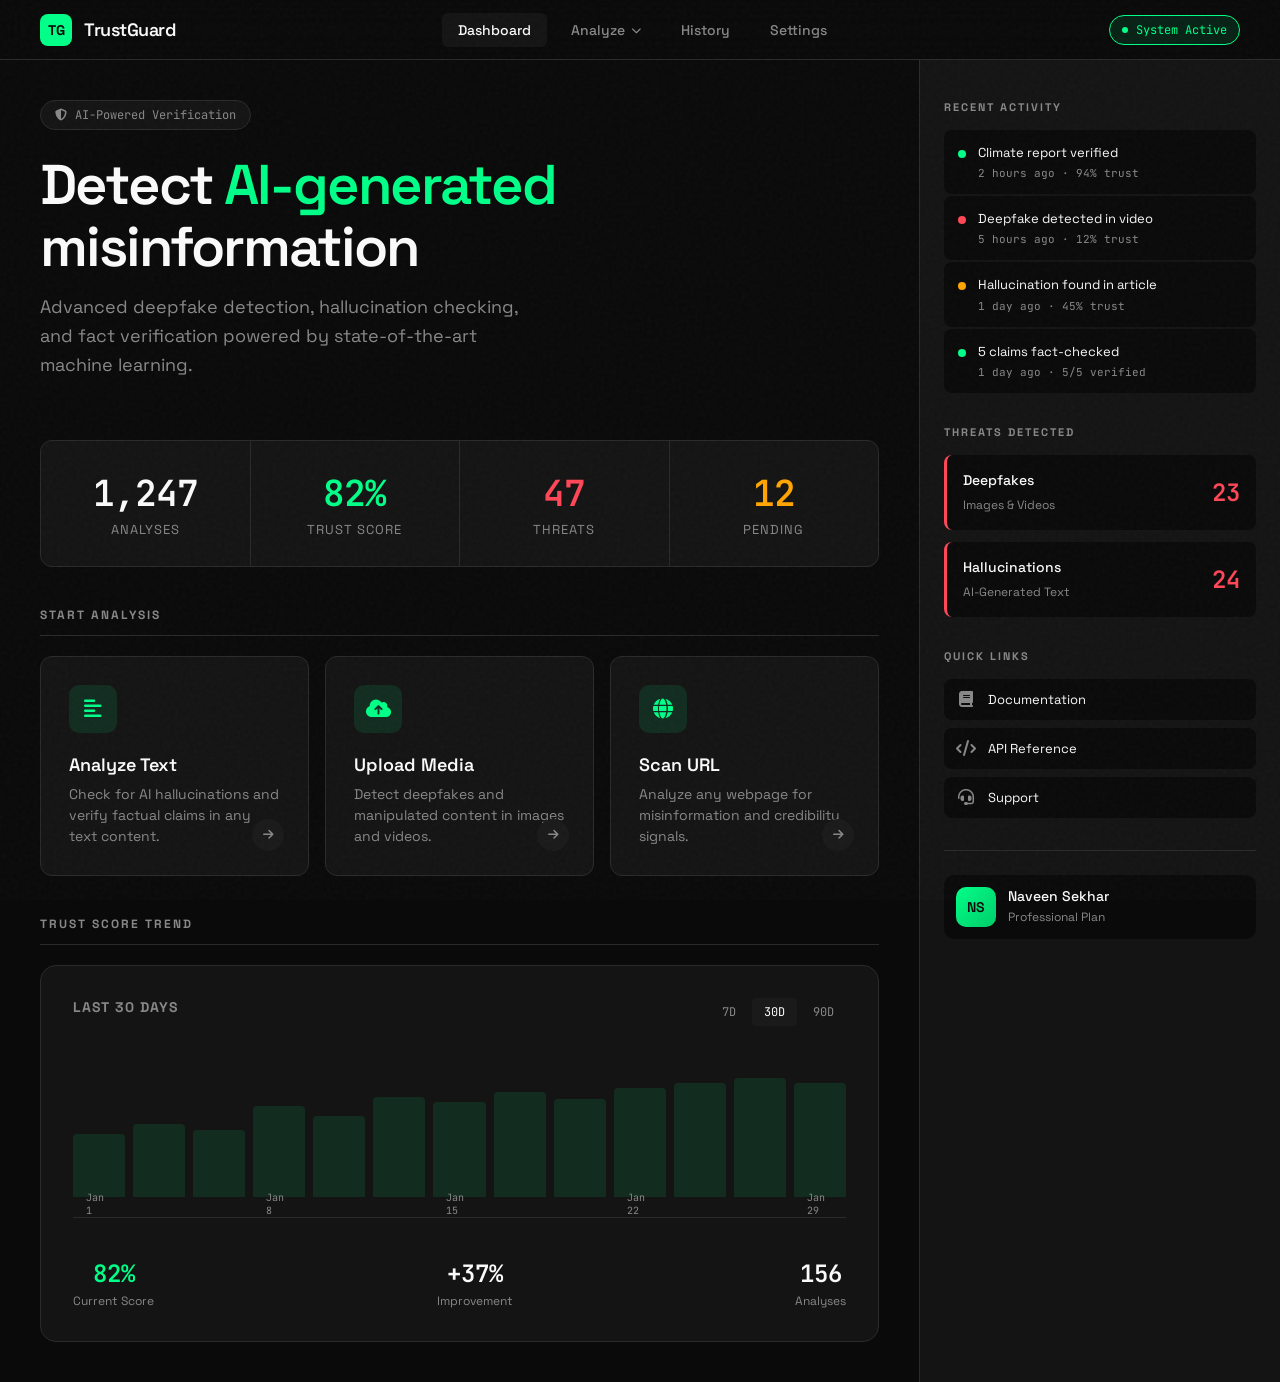
<file: index.html>
<!DOCTYPE html>
<html lang="en">
<head>
    <meta charset="UTF-8">
    <meta name="viewport" content="width=device-width, initial-scale=1.0">
    <title>TrustGuard AI</title>
    <link rel="stylesheet" href="https://cdnjs.cloudflare.com/ajax/libs/font-awesome/6.4.0/css/all.min.css">
    <link rel="preconnect" href="https://fonts.googleapis.com">
    <link rel="preconnect" href="https://fonts.gstatic.com" crossorigin>
    <link href="https://fonts.googleapis.com/css2?family=Space+Grotesk:wght@300;400;500;600;700&family=JetBrains+Mono:wght@400;500&display=swap" rel="stylesheet">
    <style>
        * {
            margin: 0;
            padding: 0;
            box-sizing: border-box;
        }

        :root {
            --bg: #0a0a0a;
            --surface: #141414;
            --surface-2: #1a1a1a;
            --border: #2a2a2a;
            --text: #fafafa;
            --text-muted: #888;
            --accent: #00ff88;
            --accent-dim: rgba(0, 255, 136, 0.1);
            --danger: #ff4757;
            --warning: #ffa502;
        }

        body {
            font-family: 'Space Grotesk', sans-serif;
            background: var(--bg);
            color: var(--text);
            min-height: 100vh;
            overflow-x: hidden;
        }

        /* Noise texture overlay */
        body::before {
            content: '';
            position: fixed;
            top: 0;
            left: 0;
            width: 100%;
            height: 100%;
            background-image: url("data:image/svg+xml,%3Csvg viewBox='0 0 256 256' xmlns='http://www.w3.org/2000/svg'%3E%3Cfilter id='noise'%3E%3CfeTurbulence type='fractalNoise' baseFrequency='0.9' numOctaves='4' stitchTiles='stitch'/%3E%3C/filter%3E%3Crect width='100%25' height='100%25' filter='url(%23noise)'/%3E%3C/svg%3E");
            opacity: 0.03;
            pointer-events: none;
            z-index: 1000;
        }

        /* Top Navigation */
        .topnav {
            position: fixed;
            top: 0;
            left: 0;
            right: 0;
            height: 60px;
            background: rgba(10, 10, 10, 0.8);
            backdrop-filter: blur(20px);
            border-bottom: 1px solid var(--border);
            display: flex;
            align-items: center;
            justify-content: space-between;
            padding: 0 40px;
            z-index: 100;
        }

        .logo {
            display: flex;
            align-items: center;
            gap: 12px;
            font-weight: 600;
            font-size: 18px;
            letter-spacing: -0.5px;
        }

        .logo-mark {
            width: 32px;
            height: 32px;
            background: var(--accent);
            border-radius: 8px;
            display: flex;
            align-items: center;
            justify-content: center;
            color: var(--bg);
            font-weight: 700;
            font-size: 14px;
        }

        .nav-links {
            display: flex;
            gap: 8px;
        }

        .nav-links > a, .nav-dropdown > .nav-trigger {
            color: var(--text-muted);
            text-decoration: none;
            padding: 8px 16px;
            border-radius: 6px;
            font-size: 14px;
            font-weight: 500;
            transition: all 0.2s;
            cursor: pointer;
            display: flex;
            align-items: center;
            gap: 6px;
        }

        .nav-links > a:hover, .nav-links > a.active,
        .nav-dropdown:hover > .nav-trigger, .nav-dropdown.active > .nav-trigger {
            color: var(--text);
            background: var(--surface);
        }

        .nav-dropdown {
            position: relative;
        }

        .nav-trigger i {
            font-size: 10px;
            transition: transform 0.2s;
        }

        .nav-dropdown:hover .nav-trigger i {
            transform: rotate(180deg);
        }

        .nav-dropdown-menu {
            position: absolute;
            top: 100%;
            left: 0;
            margin-top: 8px;
            background: var(--surface);
            border: 1px solid var(--border);
            border-radius: 10px;
            padding: 8px;
            min-width: 200px;
            opacity: 0;
            visibility: hidden;
            transform: translateY(-10px);
            transition: all 0.2s;
            z-index: 200;
        }

        .nav-dropdown:hover .nav-dropdown-menu {
            opacity: 1;
            visibility: visible;
            transform: translateY(0);
        }

        .nav-dropdown-menu a {
            display: flex;
            align-items: center;
            gap: 12px;
            padding: 12px 14px;
            color: var(--text-muted);
            text-decoration: none;
            border-radius: 6px;
            font-size: 14px;
            transition: all 0.2s;
        }

        .nav-dropdown-menu a:hover {
            color: var(--text);
            background: var(--bg);
        }

        .nav-dropdown-menu a i {
            width: 18px;
            color: var(--accent);
        }

        .nav-dropdown-menu a span {
            flex: 1;
        }

        .nav-right {
            display: flex;
            align-items: center;
            gap: 16px;
        }

        .status-badge {
            display: flex;
            align-items: center;
            gap: 8px;
            padding: 6px 12px;
            background: var(--accent-dim);
            border: 1px solid var(--accent);
            border-radius: 20px;
            font-size: 12px;
            font-family: 'JetBrains Mono', monospace;
            color: var(--accent);
        }

        .status-dot {
            width: 6px;
            height: 6px;
            background: var(--accent);
            border-radius: 50%;
            animation: pulse 2s infinite;
        }

        @keyframes pulse {
            0%, 100% { opacity: 1; }
            50% { opacity: 0.4; }
        }

        /* Main Layout */
        .main-container {
            margin-top: 60px;
            min-height: calc(100vh - 60px);
            display: grid;
            grid-template-columns: 1fr 360px;
        }

        /* Left Content */
        .content-area {
            padding: 40px;
            border-right: 1px solid var(--border);
        }

        /* Hero Section */
        .hero {
            margin-bottom: 60px;
        }

        .hero-label {
            display: inline-flex;
            align-items: center;
            gap: 8px;
            padding: 6px 14px;
            background: var(--surface);
            border: 1px solid var(--border);
            border-radius: 20px;
            font-size: 12px;
            color: var(--text-muted);
            margin-bottom: 24px;
            font-family: 'JetBrains Mono', monospace;
        }

        .hero h1 {
            font-size: 56px;
            font-weight: 600;
            letter-spacing: -2px;
            line-height: 1.1;
            margin-bottom: 16px;
        }

        .hero h1 .highlight {
            color: var(--accent);
        }

        .hero p {
            font-size: 18px;
            color: var(--text-muted);
            max-width: 500px;
            line-height: 1.6;
        }

        /* Stats Row */
        .stats-row {
            display: grid;
            grid-template-columns: repeat(4, 1fr);
            gap: 1px;
            background: var(--border);
            border: 1px solid var(--border);
            border-radius: 12px;
            overflow: hidden;
            margin-bottom: 40px;
        }

        .stat-item {
            background: var(--surface);
            padding: 28px;
            text-align: center;
        }

        .stat-value {
            font-size: 36px;
            font-weight: 600;
            letter-spacing: -1px;
            margin-bottom: 4px;
            font-family: 'JetBrains Mono', monospace;
        }

        .stat-value.green { color: var(--accent); }
        .stat-value.red { color: var(--danger); }
        .stat-value.yellow { color: var(--warning); }

        .stat-label {
            font-size: 13px;
            color: var(--text-muted);
            text-transform: uppercase;
            letter-spacing: 1px;
        }

        /* Action Cards */
        .section-title {
            font-size: 12px;
            text-transform: uppercase;
            letter-spacing: 2px;
            color: var(--text-muted);
            margin-bottom: 20px;
            padding-bottom: 12px;
            border-bottom: 1px solid var(--border);
        }

        .action-grid {
            display: grid;
            grid-template-columns: repeat(3, 1fr);
            gap: 16px;
            margin-bottom: 40px;
        }

        .action-card {
            background: var(--surface);
            border: 1px solid var(--border);
            border-radius: 12px;
            padding: 28px;
            cursor: pointer;
            transition: all 0.3s ease;
            text-decoration: none;
            color: inherit;
            position: relative;
            overflow: hidden;
        }

        .action-card::before {
            content: '';
            position: absolute;
            top: 0;
            left: 0;
            right: 0;
            height: 2px;
            background: var(--accent);
            transform: scaleX(0);
            transition: transform 0.3s ease;
        }

        .action-card:hover {
            border-color: var(--accent);
            transform: translateY(-4px);
        }

        .action-card:hover::before {
            transform: scaleX(1);
        }

        .action-icon {
            width: 48px;
            height: 48px;
            background: var(--accent-dim);
            border-radius: 10px;
            display: flex;
            align-items: center;
            justify-content: center;
            font-size: 20px;
            color: var(--accent);
            margin-bottom: 20px;
        }

        .action-card h3 {
            font-size: 18px;
            font-weight: 600;
            margin-bottom: 8px;
        }

        .action-card p {
            font-size: 14px;
            color: var(--text-muted);
            line-height: 1.5;
        }

        .action-arrow {
            position: absolute;
            bottom: 24px;
            right: 24px;
            width: 32px;
            height: 32px;
            background: var(--surface-2);
            border-radius: 50%;
            display: flex;
            align-items: center;
            justify-content: center;
            color: var(--text-muted);
            font-size: 12px;
            transition: all 0.3s ease;
        }

        .action-card:hover .action-arrow {
            background: var(--accent);
            color: var(--bg);
            transform: translateX(4px);
        }

        /* Trust Score Display */
        .trust-display {
            background: var(--surface);
            border: 1px solid var(--border);
            border-radius: 16px;
            padding: 32px;
            position: relative;
        }

        .trust-header {
            display: flex;
            justify-content: space-between;
            align-items: flex-start;
            margin-bottom: 32px;
        }

        .trust-header h3 {
            font-size: 14px;
            text-transform: uppercase;
            letter-spacing: 1px;
            color: var(--text-muted);
        }

        .trust-period {
            display: flex;
            gap: 4px;
        }

        .trust-period button {
            background: none;
            border: none;
            color: var(--text-muted);
            padding: 6px 12px;
            border-radius: 4px;
            cursor: pointer;
            font-family: 'JetBrains Mono', monospace;
            font-size: 12px;
            transition: all 0.2s;
        }

        .trust-period button.active, .trust-period button:hover {
            background: var(--surface-2);
            color: var(--text);
        }

        .trust-visual {
            display: flex;
            align-items: flex-end;
            justify-content: space-between;
            height: 160px;
            gap: 8px;
            padding-bottom: 20px;
            border-bottom: 1px solid var(--border);
        }

        .trust-bar {
            flex: 1;
            background: var(--accent-dim);
            border-radius: 4px 4px 0 0;
            position: relative;
            transition: all 0.3s ease;
            cursor: pointer;
        }

        .trust-bar:hover {
            background: var(--accent);
        }

        .trust-bar::after {
            content: attr(data-value);
            position: absolute;
            bottom: -20px;
            left: 50%;
            transform: translateX(-50%);
            font-size: 10px;
            color: var(--text-muted);
            font-family: 'JetBrains Mono', monospace;
        }

        .trust-legend {
            display: flex;
            justify-content: space-between;
            margin-top: 20px;
            padding-top: 20px;
        }

        .legend-item {
            text-align: center;
        }

        .legend-value {
            font-size: 24px;
            font-weight: 600;
            font-family: 'JetBrains Mono', monospace;
        }

        .legend-label {
            font-size: 12px;
            color: var(--text-muted);
            margin-top: 4px;
        }

        /* Right Sidebar */
        .sidebar {
            padding: 40px 24px;
            background: var(--surface);
        }

        .sidebar-section {
            margin-bottom: 32px;
        }

        .sidebar-title {
            font-size: 11px;
            text-transform: uppercase;
            letter-spacing: 2px;
            color: var(--text-muted);
            margin-bottom: 16px;
        }

        /* Activity Feed */
        .activity-feed {
            display: flex;
            flex-direction: column;
            gap: 2px;
        }

        .activity-item {
            display: flex;
            gap: 12px;
            padding: 14px;
            background: var(--bg);
            border-radius: 8px;
            cursor: pointer;
            transition: all 0.2s;
        }

        .activity-item:hover {
            background: var(--surface-2);
        }

        .activity-indicator {
            width: 8px;
            height: 8px;
            border-radius: 50%;
            margin-top: 6px;
            flex-shrink: 0;
        }

        .activity-indicator.success { background: var(--accent); }
        .activity-indicator.warning { background: var(--warning); }
        .activity-indicator.danger { background: var(--danger); }

        .activity-content {
            flex: 1;
            min-width: 0;
        }

        .activity-text {
            font-size: 13px;
            line-height: 1.4;
            margin-bottom: 4px;
            white-space: nowrap;
            overflow: hidden;
            text-overflow: ellipsis;
        }

        .activity-meta {
            font-size: 11px;
            color: var(--text-muted);
            font-family: 'JetBrains Mono', monospace;
        }

        /* Threat Summary */
        .threat-list {
            display: flex;
            flex-direction: column;
            gap: 12px;
        }

        .threat-item {
            display: flex;
            justify-content: space-between;
            align-items: center;
            padding: 16px;
            background: var(--bg);
            border-radius: 8px;
            border-left: 3px solid var(--danger);
        }

        .threat-info h4 {
            font-size: 14px;
            font-weight: 500;
            margin-bottom: 4px;
        }

        .threat-info span {
            font-size: 12px;
            color: var(--text-muted);
        }

        .threat-count {
            font-size: 24px;
            font-weight: 600;
            color: var(--danger);
            font-family: 'JetBrains Mono', monospace;
        }

        /* Quick Links */
        .quick-links {
            display: flex;
            flex-direction: column;
            gap: 8px;
        }

        .quick-link {
            display: flex;
            align-items: center;
            gap: 12px;
            padding: 12px;
            background: var(--bg);
            border-radius: 8px;
            text-decoration: none;
            color: var(--text);
            transition: all 0.2s;
        }

        .quick-link:hover {
            background: var(--surface-2);
        }

        .quick-link i {
            color: var(--text-muted);
            width: 20px;
            text-align: center;
        }

        .quick-link span {
            font-size: 13px;
        }

        /* Footer */
        .sidebar-footer {
            margin-top: auto;
            padding-top: 24px;
            border-top: 1px solid var(--border);
        }

        .user-block {
            display: flex;
            align-items: center;
            gap: 12px;
            padding: 12px;
            background: var(--bg);
            border-radius: 10px;
        }

        .user-avatar {
            width: 40px;
            height: 40px;
            background: linear-gradient(135deg, var(--accent), #00cc6a);
            border-radius: 10px;
            display: flex;
            align-items: center;
            justify-content: center;
            font-weight: 600;
            font-size: 14px;
            color: var(--bg);
        }

        .user-info h4 {
            font-size: 14px;
            font-weight: 500;
        }

        .user-info span {
            font-size: 12px;
            color: var(--text-muted);
        }

        /* Responsive */
        @media (max-width: 1200px) {
            .main-container {
                grid-template-columns: 1fr;
            }
            
            .sidebar {
                display: none;
            }

            .action-grid {
                grid-template-columns: repeat(2, 1fr);
            }
        }

        @media (max-width: 768px) {
            .hero h1 {
                font-size: 36px;
            }

            .stats-row {
                grid-template-columns: repeat(2, 1fr);
            }

            .action-grid {
                grid-template-columns: 1fr;
            }

            .content-area {
                padding: 24px;
            }
        }
    </style>
</head>
<body>
    <!-- Top Navigation -->
    <nav class="topnav">
        <div class="logo">
            <div class="logo-mark">TG</div>
            <span>TrustGuard</span>
        </div>

        <div class="nav-links">
            <a href="index.html" class="active">Dashboard</a>
            <div class="nav-dropdown">
                <span class="nav-trigger">Analyze <i class="fas fa-chevron-down"></i></span>
                <div class="nav-dropdown-menu">
                    <a href="analyze-text.html"><i class="fas fa-align-left"></i> <span>Analyze Text</span></a>
                    <a href="upload-file.html"><i class="fas fa-cloud-arrow-up"></i> <span>Upload Media</span></a>
                    <a href="scan-url.html"><i class="fas fa-globe"></i> <span>Scan URL</span></a>
                </div>
            </div>
            <a href="history.html">History</a>
            <a href="#">Settings</a>
        </div>

        <div class="nav-right">
            <div class="status-badge">
                <span class="status-dot"></span>
                <span>System Active</span>
            </div>
        </div>
    </nav>

    <!-- Main Container -->
    <div class="main-container">
        
        <!-- Content Area -->
        <main class="content-area">
            
            <!-- Hero Section -->
            <section class="hero">
                <div class="hero-label">
                    <i class="fas fa-shield-halved"></i>
                    AI-Powered Verification
                </div>
                <h1>Detect <span class="highlight">AI-generated</span><br>misinformation</h1>
                <p>Advanced deepfake detection, hallucination checking, and fact verification powered by state-of-the-art machine learning.</p>
            </section>

            <!-- Stats Row -->
            <div class="stats-row">
                <div class="stat-item">
                    <div class="stat-value">1,247</div>
                    <div class="stat-label">Analyses</div>
                </div>
                <div class="stat-item">
                    <div class="stat-value green">82%</div>
                    <div class="stat-label">Trust Score</div>
                </div>
                <div class="stat-item">
                    <div class="stat-value red">47</div>
                    <div class="stat-label">Threats</div>
                </div>
                <div class="stat-item">
                    <div class="stat-value yellow">12</div>
                    <div class="stat-label">Pending</div>
                </div>
            </div>

            <!-- Quick Actions -->
            <h2 class="section-title">Start Analysis</h2>
            <div class="action-grid">
                <a href="analyze-text.html" class="action-card">
                    <div class="action-icon">
                        <i class="fas fa-align-left"></i>
                    </div>
                    <h3>Analyze Text</h3>
                    <p>Check for AI hallucinations and verify factual claims in any text content.</p>
                    <span class="action-arrow"><i class="fas fa-arrow-right"></i></span>
                </a>

                <a href="upload-file.html" class="action-card">
                    <div class="action-icon">
                        <i class="fas fa-cloud-arrow-up"></i>
                    </div>
                    <h3>Upload Media</h3>
                    <p>Detect deepfakes and manipulated content in images and videos.</p>
                    <span class="action-arrow"><i class="fas fa-arrow-right"></i></span>
                </a>

                <a href="scan-url.html" class="action-card">
                    <div class="action-icon">
                        <i class="fas fa-globe"></i>
                    </div>
                    <h3>Scan URL</h3>
                    <p>Analyze any webpage for misinformation and credibility signals.</p>
                    <span class="action-arrow"><i class="fas fa-arrow-right"></i></span>
                </a>
            </div>

            <!-- Trust Score Chart -->
            <h2 class="section-title">Trust Score Trend</h2>
            <div class="trust-display">
                <div class="trust-header">
                    <h3>Last 30 Days</h3>
                    <div class="trust-period">
                        <button>7D</button>
                        <button class="active">30D</button>
                        <button>90D</button>
                    </div>
                </div>

                <div class="trust-visual">
                    <div class="trust-bar" style="height: 45%;" data-value="Jan 1"></div>
                    <div class="trust-bar" style="height: 52%;" data-value=""></div>
                    <div class="trust-bar" style="height: 48%;" data-value=""></div>
                    <div class="trust-bar" style="height: 65%;" data-value="Jan 8"></div>
                    <div class="trust-bar" style="height: 58%;" data-value=""></div>
                    <div class="trust-bar" style="height: 72%;" data-value=""></div>
                    <div class="trust-bar" style="height: 68%;" data-value="Jan 15"></div>
                    <div class="trust-bar" style="height: 75%;" data-value=""></div>
                    <div class="trust-bar" style="height: 70%;" data-value=""></div>
                    <div class="trust-bar" style="height: 78%;" data-value="Jan 22"></div>
                    <div class="trust-bar" style="height: 82%;" data-value=""></div>
                    <div class="trust-bar" style="height: 85%;" data-value=""></div>
                    <div class="trust-bar" style="height: 82%;" data-value="Jan 29"></div>
                </div>

                <div class="trust-legend">
                    <div class="legend-item">
                        <div class="legend-value" style="color: var(--accent);">82%</div>
                        <div class="legend-label">Current Score</div>
                    </div>
                    <div class="legend-item">
                        <div class="legend-value">+37%</div>
                        <div class="legend-label">Improvement</div>
                    </div>
                    <div class="legend-item">
                        <div class="legend-value">156</div>
                        <div class="legend-label">Analyses</div>
                    </div>
                </div>
            </div>

        </main>

        <!-- Sidebar -->
        <aside class="sidebar">
            
            <!-- Activity Feed -->
            <div class="sidebar-section">
                <h3 class="sidebar-title">Recent Activity</h3>
                <div class="activity-feed">
                    <div class="activity-item">
                        <span class="activity-indicator success"></span>
                        <div class="activity-content">
                            <div class="activity-text">Climate report verified</div>
                            <div class="activity-meta">2 hours ago · 94% trust</div>
                        </div>
                    </div>
                    <div class="activity-item">
                        <span class="activity-indicator danger"></span>
                        <div class="activity-content">
                            <div class="activity-text">Deepfake detected in video</div>
                            <div class="activity-meta">5 hours ago · 12% trust</div>
                        </div>
                    </div>
                    <div class="activity-item">
                        <span class="activity-indicator warning"></span>
                        <div class="activity-content">
                            <div class="activity-text">Hallucination found in article</div>
                            <div class="activity-meta">1 day ago · 45% trust</div>
                        </div>
                    </div>
                    <div class="activity-item">
                        <span class="activity-indicator success"></span>
                        <div class="activity-content">
                            <div class="activity-text">5 claims fact-checked</div>
                            <div class="activity-meta">1 day ago · 5/5 verified</div>
                        </div>
                    </div>
                </div>
            </div>

            <!-- Threats Summary -->
            <div class="sidebar-section">
                <h3 class="sidebar-title">Threats Detected</h3>
                <div class="threat-list">
                    <div class="threat-item">
                        <div class="threat-info">
                            <h4>Deepfakes</h4>
                            <span>Images & Videos</span>
                        </div>
                        <div class="threat-count">23</div>
                    </div>
                    <div class="threat-item">
                        <div class="threat-info">
                            <h4>Hallucinations</h4>
                            <span>AI-Generated Text</span>
                        </div>
                        <div class="threat-count">24</div>
                    </div>
                </div>
            </div>

            <!-- Quick Links -->
            <div class="sidebar-section">
                <h3 class="sidebar-title">Quick Links</h3>
                <div class="quick-links">
                    <a href="#" class="quick-link">
                        <i class="fas fa-book"></i>
                        <span>Documentation</span>
                    </a>
                    <a href="#" class="quick-link">
                        <i class="fas fa-code"></i>
                        <span>API Reference</span>
                    </a>
                    <a href="#" class="quick-link">
                        <i class="fas fa-headset"></i>
                        <span>Support</span>
                    </a>
                </div>
            </div>

            <!-- User Block -->
            <div class="sidebar-footer">
                <div class="user-block">
                    <div class="user-avatar">NS</div>
                    <div class="user-info">
                        <h4>Naveen Sekhar</h4>
                        <span>Professional Plan</span>
                    </div>
                </div>
            </div>

        </aside>
    </div>

    <script>
        // Add hover effect to bars
        document.querySelectorAll('.trust-bar').forEach(bar => {
            bar.addEventListener('mouseenter', () => {
                bar.style.background = 'var(--accent)';
            });
            bar.addEventListener('mouseleave', () => {
                bar.style.background = 'var(--accent-dim)';
            });
        });
    </script>
</body>
</html>
</file>
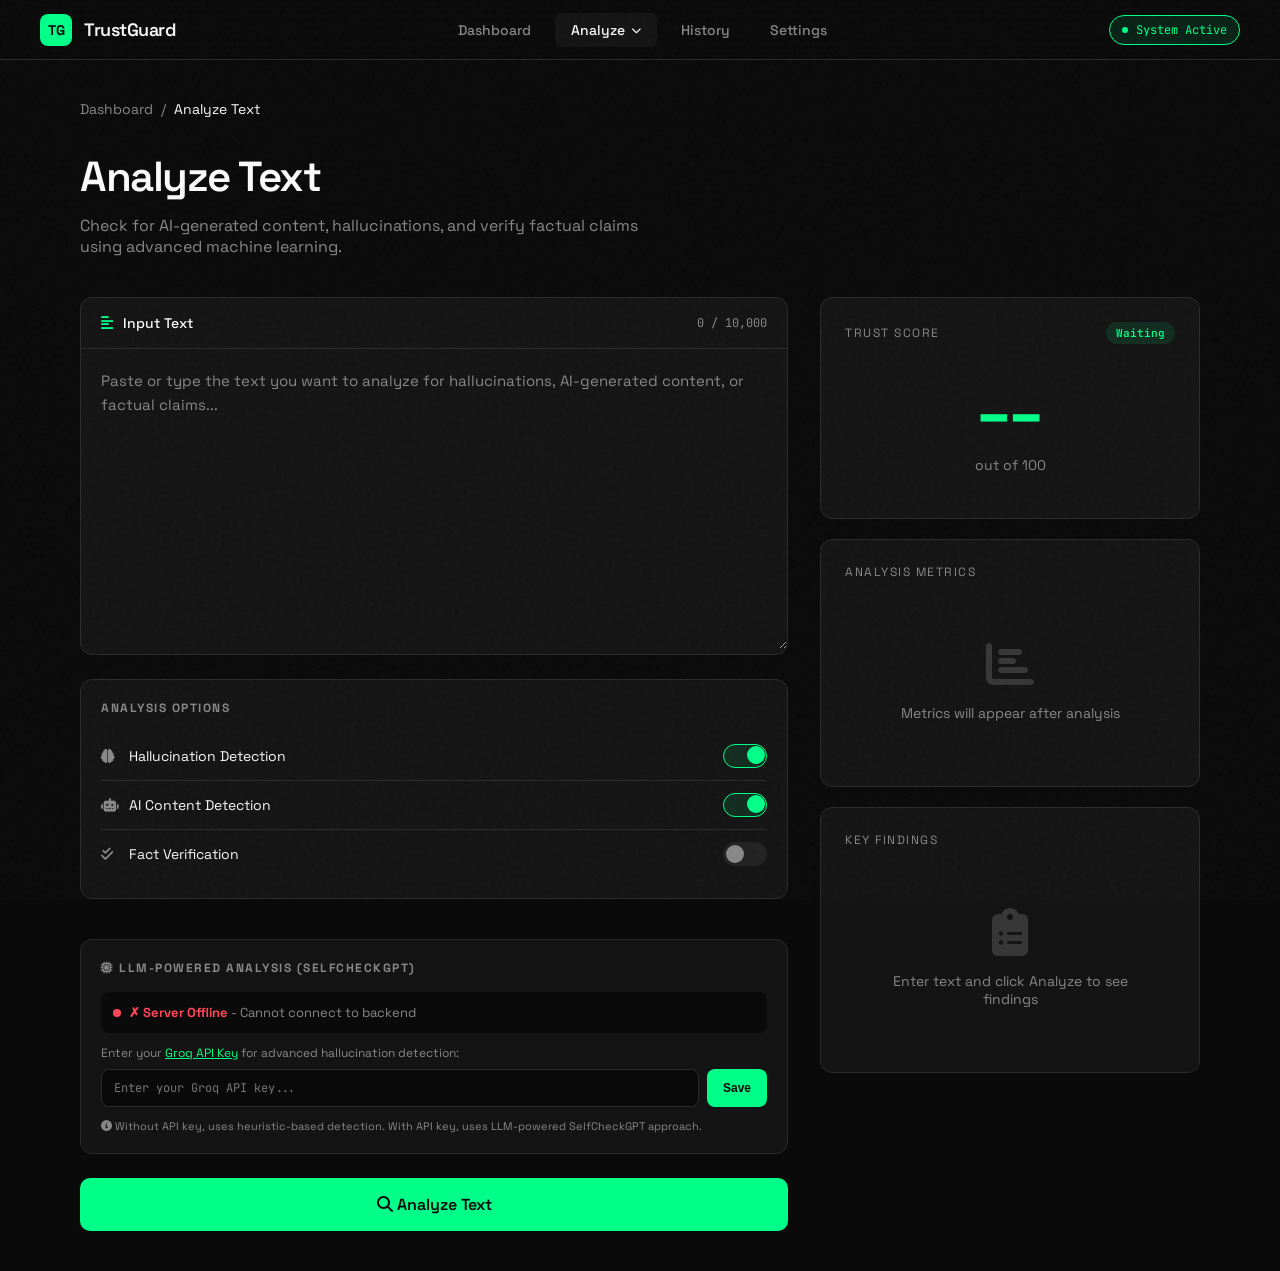
<file: analyze-text.html>
<!DOCTYPE html>
<html lang="en">
<head>
    <meta charset="UTF-8">
    <meta name="viewport" content="width=device-width, initial-scale=1.0">
    <title>Analyze Text - TrustGuard AI</title>
    <link rel="stylesheet" href="https://cdnjs.cloudflare.com/ajax/libs/font-awesome/6.4.0/css/all.min.css">
    <link rel="preconnect" href="https://fonts.googleapis.com">
    <link rel="preconnect" href="https://fonts.gstatic.com" crossorigin>
    <link href="https://fonts.googleapis.com/css2?family=Space+Grotesk:wght@300;400;500;600;700&family=JetBrains+Mono:wght@400;500&display=swap" rel="stylesheet">
    <style>
        * {
            margin: 0;
            padding: 0;
            box-sizing: border-box;
        }

        :root {
            --bg: #0a0a0a;
            --surface: #141414;
            --surface-2: #1a1a1a;
            --surface-3: #222;
            --border: #2a2a2a;
            --text: #fafafa;
            --text-muted: #888;
            --accent: #00ff88;
            --accent-dim: rgba(0, 255, 136, 0.1);
            --danger: #ff4757;
            --warning: #ffa502;
        }

        body {
            font-family: 'Space Grotesk', sans-serif;
            background: var(--bg);
            color: var(--text);
            min-height: 100vh;
        }

        body::before {
            content: '';
            position: fixed;
            top: 0;
            left: 0;
            width: 100%;
            height: 100%;
            background-image: url("data:image/svg+xml,%3Csvg viewBox='0 0 256 256' xmlns='http://www.w3.org/2000/svg'%3E%3Cfilter id='noise'%3E%3CfeTurbulence type='fractalNoise' baseFrequency='0.9' numOctaves='4' stitchTiles='stitch'/%3E%3C/filter%3E%3Crect width='100%25' height='100%25' filter='url(%23noise)'/%3E%3C/svg%3E");
            opacity: 0.03;
            pointer-events: none;
            z-index: 1000;
        }

        /* Top Navigation */
        .topnav {
            position: fixed;
            top: 0;
            left: 0;
            right: 0;
            height: 60px;
            background: rgba(10, 10, 10, 0.8);
            backdrop-filter: blur(20px);
            border-bottom: 1px solid var(--border);
            display: flex;
            align-items: center;
            justify-content: space-between;
            padding: 0 40px;
            z-index: 100;
        }

        .logo {
            display: flex;
            align-items: center;
            gap: 12px;
            font-weight: 600;
            font-size: 18px;
            letter-spacing: -0.5px;
            text-decoration: none;
            color: var(--text);
        }

        .logo-mark {
            width: 32px;
            height: 32px;
            background: var(--accent);
            border-radius: 8px;
            display: flex;
            align-items: center;
            justify-content: center;
            color: var(--bg);
            font-weight: 700;
            font-size: 14px;
        }

        .nav-links {
            display: flex;
            gap: 8px;
        }

        .nav-links > a, .nav-dropdown > .nav-trigger {
            color: var(--text-muted);
            text-decoration: none;
            padding: 8px 16px;
            border-radius: 6px;
            font-size: 14px;
            font-weight: 500;
            transition: all 0.2s;
            cursor: pointer;
            display: flex;
            align-items: center;
            gap: 6px;
        }

        .nav-links > a:hover, .nav-links > a.active,
        .nav-dropdown:hover > .nav-trigger, .nav-dropdown.active > .nav-trigger {
            color: var(--text);
            background: var(--surface);
        }

        .nav-dropdown {
            position: relative;
        }

        .nav-trigger i {
            font-size: 10px;
            transition: transform 0.2s;
        }

        .nav-dropdown:hover .nav-trigger i {
            transform: rotate(180deg);
        }

        .nav-dropdown-menu {
            position: absolute;
            top: 100%;
            left: 0;
            margin-top: 8px;
            background: var(--surface);
            border: 1px solid var(--border);
            border-radius: 10px;
            padding: 8px;
            min-width: 200px;
            opacity: 0;
            visibility: hidden;
            transform: translateY(-10px);
            transition: all 0.2s;
            z-index: 200;
        }

        .nav-dropdown:hover .nav-dropdown-menu {
            opacity: 1;
            visibility: visible;
            transform: translateY(0);
        }

        .nav-dropdown-menu a {
            display: flex;
            align-items: center;
            gap: 12px;
            padding: 12px 14px;
            color: var(--text-muted);
            text-decoration: none;
            border-radius: 6px;
            font-size: 14px;
            transition: all 0.2s;
        }

        .nav-dropdown-menu a:hover {
            color: var(--text);
            background: var(--bg);
        }

        .nav-dropdown-menu a i {
            width: 18px;
            color: var(--accent);
        }

        .nav-dropdown-menu a span {
            flex: 1;
        }

        .nav-right {
            display: flex;
            align-items: center;
            gap: 16px;
        }

        .status-badge {
            display: flex;
            align-items: center;
            gap: 8px;
            padding: 6px 12px;
            background: var(--accent-dim);
            border: 1px solid var(--accent);
            border-radius: 20px;
            font-size: 12px;
            font-family: 'JetBrains Mono', monospace;
            color: var(--accent);
        }

        .status-dot {
            width: 6px;
            height: 6px;
            background: var(--accent);
            border-radius: 50%;
            animation: pulse 2s infinite;
        }

        @keyframes pulse {
            0%, 100% { opacity: 1; }
            50% { opacity: 0.4; }
        }

        /* Main Content */
        .main-container {
            margin-top: 60px;
            padding: 40px;
            max-width: 1200px;
            margin-left: auto;
            margin-right: auto;
        }

        /* Breadcrumb */
        .breadcrumb {
            display: flex;
            align-items: center;
            gap: 8px;
            margin-bottom: 32px;
            font-size: 14px;
        }

        .breadcrumb a {
            color: var(--text-muted);
            text-decoration: none;
            transition: color 0.2s;
        }

        .breadcrumb a:hover {
            color: var(--accent);
        }

        .breadcrumb span {
            color: var(--text-muted);
        }

        .breadcrumb .current {
            color: var(--text);
        }

        /* Page Header */
        .page-header {
            margin-bottom: 40px;
        }

        .page-header h1 {
            font-size: 42px;
            font-weight: 600;
            letter-spacing: -1.5px;
            margin-bottom: 12px;
        }

        .page-header p {
            font-size: 16px;
            color: var(--text-muted);
            max-width: 600px;
        }

        /* Analysis Form */
        .analysis-grid {
            display: grid;
            grid-template-columns: 1fr 380px;
            gap: 32px;
        }

        .input-section {
            display: flex;
            flex-direction: column;
            gap: 24px;
        }

        .input-card {
            background: var(--surface);
            border: 1px solid var(--border);
            border-radius: 12px;
            overflow: hidden;
        }

        .input-header {
            display: flex;
            justify-content: space-between;
            align-items: center;
            padding: 16px 20px;
            border-bottom: 1px solid var(--border);
        }

        .input-header h3 {
            font-size: 14px;
            font-weight: 500;
            display: flex;
            align-items: center;
            gap: 10px;
        }

        .input-header h3 i {
            color: var(--accent);
        }

        .char-count {
            font-size: 12px;
            color: var(--text-muted);
            font-family: 'JetBrains Mono', monospace;
        }

        .text-input {
            width: 100%;
            min-height: 300px;
            background: transparent;
            border: none;
            padding: 20px;
            font-family: 'Space Grotesk', sans-serif;
            font-size: 15px;
            color: var(--text);
            resize: vertical;
            line-height: 1.6;
        }

        .text-input::placeholder {
            color: var(--text-muted);
        }

        .text-input:focus {
            outline: none;
        }

        /* Options */
        .options-card {
            background: var(--surface);
            border: 1px solid var(--border);
            border-radius: 12px;
            padding: 20px;
        }

        .options-title {
            font-size: 12px;
            text-transform: uppercase;
            letter-spacing: 1.5px;
            color: var(--text-muted);
            margin-bottom: 16px;
        }

        .option-row {
            display: flex;
            justify-content: space-between;
            align-items: center;
            padding: 12px 0;
            border-bottom: 1px solid var(--border);
        }

        .option-row:last-child {
            border-bottom: none;
        }

        .option-label {
            display: flex;
            align-items: center;
            gap: 10px;
            font-size: 14px;
        }

        .option-label i {
            color: var(--text-muted);
            width: 18px;
        }

        /* Toggle Switch */
        .toggle {
            position: relative;
            width: 44px;
            height: 24px;
        }

        .toggle input {
            opacity: 0;
            width: 0;
            height: 0;
        }

        .toggle-slider {
            position: absolute;
            cursor: pointer;
            top: 0;
            left: 0;
            right: 0;
            bottom: 0;
            background-color: var(--surface-3);
            border-radius: 24px;
            transition: 0.3s;
        }

        .toggle-slider:before {
            position: absolute;
            content: "";
            height: 18px;
            width: 18px;
            left: 3px;
            bottom: 3px;
            background-color: var(--text-muted);
            border-radius: 50%;
            transition: 0.3s;
        }

        .toggle input:checked + .toggle-slider {
            background-color: var(--accent-dim);
            border: 1px solid var(--accent);
        }

        .toggle input:checked + .toggle-slider:before {
            transform: translateX(20px);
            background-color: var(--accent);
        }

        /* Analyze Button */
        .analyze-btn {
            width: 100%;
            padding: 16px;
            background: var(--accent);
            border: none;
            border-radius: 10px;
            font-family: 'Space Grotesk', sans-serif;
            font-size: 16px;
            font-weight: 600;
            color: var(--bg);
            cursor: pointer;
            display: flex;
            align-items: center;
            justify-content: center;
            gap: 10px;
            transition: all 0.3s;
        }

        .analyze-btn:hover {
            transform: translateY(-2px);
            box-shadow: 0 10px 30px rgba(0, 255, 136, 0.2);
        }

        .analyze-btn:disabled {
            opacity: 0.5;
            cursor: not-allowed;
            transform: none;
        }

        /* Results Sidebar */
        .results-section {
            display: flex;
            flex-direction: column;
            gap: 20px;
        }

        .result-card {
            background: var(--surface);
            border: 1px solid var(--border);
            border-radius: 12px;
            padding: 24px;
        }

        .result-header {
            display: flex;
            justify-content: space-between;
            align-items: center;
            margin-bottom: 20px;
        }

        .result-title {
            font-size: 12px;
            text-transform: uppercase;
            letter-spacing: 1.5px;
            color: var(--text-muted);
        }

        .result-badge {
            padding: 4px 10px;
            border-radius: 12px;
            font-size: 11px;
            font-weight: 600;
            font-family: 'JetBrains Mono', monospace;
        }

        .result-badge.high {
            background: var(--accent-dim);
            color: var(--accent);
        }

        .result-badge.medium {
            background: rgba(255, 165, 2, 0.1);
            color: var(--warning);
        }

        .result-badge.low {
            background: rgba(255, 71, 87, 0.1);
            color: var(--danger);
        }

        /* Trust Score Display */
        .score-display {
            text-align: center;
            padding: 20px 0;
        }

        .score-value {
            font-size: 64px;
            font-weight: 700;
            font-family: 'JetBrains Mono', monospace;
            line-height: 1;
            margin-bottom: 8px;
        }

        .score-value.high { color: var(--accent); }
        .score-value.medium { color: var(--warning); }
        .score-value.low { color: var(--danger); }

        .score-label {
            font-size: 14px;
            color: var(--text-muted);
        }

        /* Metrics */
        .metrics-list {
            display: flex;
            flex-direction: column;
            gap: 12px;
        }

        .metric-item {
            display: flex;
            justify-content: space-between;
            align-items: center;
            padding: 12px;
            background: var(--bg);
            border-radius: 8px;
        }

        .metric-label {
            font-size: 13px;
            color: var(--text-muted);
        }

        .metric-value {
            font-size: 14px;
            font-weight: 600;
            font-family: 'JetBrains Mono', monospace;
        }

        /* Findings List */
        .findings-list {
            display: flex;
            flex-direction: column;
            gap: 8px;
        }

        .finding-item {
            display: flex;
            gap: 12px;
            padding: 12px;
            background: var(--bg);
            border-radius: 8px;
            border-left: 3px solid var(--warning);
        }

        .finding-item.danger {
            border-left-color: var(--danger);
        }

        .finding-item.success {
            border-left-color: var(--accent);
        }

        .finding-icon {
            width: 20px;
            height: 20px;
            display: flex;
            align-items: center;
            justify-content: center;
            flex-shrink: 0;
        }

        .finding-icon.warning { color: var(--warning); }
        .finding-icon.danger { color: var(--danger); }
        .finding-icon.success { color: var(--accent); }

        .finding-text {
            font-size: 13px;
            line-height: 1.4;
        }

        .finding-text a,
        .finding-item a {
            color: var(--accent);
            text-decoration: none;
            cursor: pointer;
            pointer-events: auto;
            position: relative;
            z-index: 10;
        }

        .finding-text a:hover,
        .finding-item a:hover {
            text-decoration: underline;
            color: #00cc6a;
        }

        .source-link {
            display: inline-flex;
            align-items: center;
            gap: 4px;
            color: var(--accent);
            text-decoration: none;
            cursor: pointer;
            padding: 2px 6px;
            background: rgba(0, 255, 136, 0.1);
            border-radius: 4px;
            transition: all 0.2s ease;
        }

        .source-link:hover {
            background: rgba(0, 255, 136, 0.2);
            text-decoration: underline;
        }

        /* Empty State */
        .empty-state {
            text-align: center;
            padding: 40px 20px;
            color: var(--text-muted);
        }

        .empty-state i {
            font-size: 48px;
            margin-bottom: 16px;
            opacity: 0.3;
        }

        .empty-state p {
            font-size: 14px;
        }

        /* Loading */
        .loading-spinner {
            display: none;
            width: 20px;
            height: 20px;
            border: 2px solid var(--bg);
            border-top-color: transparent;
            border-radius: 50%;
            animation: spin 0.8s linear infinite;
        }

        @keyframes spin {
            to { transform: rotate(360deg); }
        }

        .analyzing .loading-spinner {
            display: block;
        }

        .analyzing .btn-text {
            display: none;
        }

        /* Responsive */
        @media (max-width: 900px) {
            .analysis-grid {
                grid-template-columns: 1fr;
            }

            .main-container {
                padding: 24px;
            }

            .page-header h1 {
                font-size: 32px;
            }
        }
    </style>
</head>
<body>
    <!-- Top Navigation -->
    <nav class="topnav">
        <a href="index.html" class="logo">
            <div class="logo-mark">TG</div>
            <span>TrustGuard</span>
        </a>

        <div class="nav-links">
            <a href="index.html">Dashboard</a>
            <div class="nav-dropdown active">
                <span class="nav-trigger">Analyze <i class="fas fa-chevron-down"></i></span>
                <div class="nav-dropdown-menu">
                    <a href="analyze-text.html"><i class="fas fa-align-left"></i> <span>Analyze Text</span></a>
                    <a href="upload-file.html"><i class="fas fa-cloud-arrow-up"></i> <span>Upload Media</span></a>
                    <a href="scan-url.html"><i class="fas fa-globe"></i> <span>Scan URL</span></a>
                </div>
            </div>
            <a href="history.html">History</a>
            <a href="#">Settings</a>
        </div>

        <div class="nav-right">
            <div class="status-badge">
                <span class="status-dot"></span>
                <span>System Active</span>
            </div>
        </div>
    </nav>

    <!-- Main Content -->
    <div class="main-container">
        
        <!-- Breadcrumb -->
        <div class="breadcrumb">
            <a href="index.html">Dashboard</a>
            <span>/</span>
            <span class="current">Analyze Text</span>
        </div>

        <!-- Page Header -->
        <div class="page-header">
            <h1>Analyze Text</h1>
            <p>Check for AI-generated content, hallucinations, and verify factual claims using advanced machine learning.</p>
        </div>

        <!-- Analysis Grid -->
        <div class="analysis-grid">
            
            <!-- Input Section -->
            <div class="input-section">
                <div class="input-card">
                    <div class="input-header">
                        <h3><i class="fas fa-align-left"></i> Input Text</h3>
                        <span class="char-count"><span id="charCount">0</span> / 10,000</span>
                    </div>
                    <textarea class="text-input" id="textInput" placeholder="Paste or type the text you want to analyze for hallucinations, AI-generated content, or factual claims..."></textarea>
                </div>

                <div class="options-card">
                    <h4 class="options-title">Analysis Options</h4>
                    
                    <div class="option-row">
                        <div class="option-label">
                            <i class="fas fa-brain"></i>
                            <span>Hallucination Detection</span>
                        </div>
                        <label class="toggle">
                            <input type="checkbox" checked id="optHallucination">
                            <span class="toggle-slider"></span>
                        </label>
                    </div>

                    <div class="option-row">
                        <div class="option-label">
                            <i class="fas fa-robot"></i>
                            <span>AI Content Detection</span>
                        </div>
                        <label class="toggle">
                            <input type="checkbox" checked id="optAI">
                            <span class="toggle-slider"></span>
                        </label>
                    </div>

                    <div class="option-row">
                        <div class="option-label">
                            <i class="fas fa-check-double"></i>
                            <span>Fact Verification</span>
                        </div>
                        <label class="toggle">
                            <input type="checkbox" id="optFact">
                            <span class="toggle-slider"></span>
                        </label>
                    </div>
                </div>

                <!-- LLM Configuration Card -->
                <div class="options-card" id="llmConfigCard" style="margin-top: 16px;">
                    <h4 class="options-title"><i class="fas fa-microchip"></i> LLM-Powered Analysis (SelfCheckGPT)</h4>
                    
                    <div id="llmStatus" style="padding: 12px; background: var(--bg); border-radius: 8px; margin-bottom: 12px;">
                        <div style="display: flex; align-items: center; gap: 8px;">
                            <span id="llmStatusDot" style="width: 8px; height: 8px; border-radius: 50%; background: var(--warning);"></span>
                            <span id="llmStatusText" style="font-size: 13px; color: var(--text-muted);">Checking LLM status...</span>
                        </div>
                    </div>
                    
                    <div id="apiKeySection">
                        <div style="font-size: 12px; color: var(--text-muted); margin-bottom: 8px;">
                            Enter your <a href="https://console.groq.com/keys" target="_blank" style="color: var(--accent);">Groq API Key</a> for advanced hallucination detection:
                        </div>
                        <div style="display: flex; gap: 8px;">
                            <input type="password" id="apiKeyInput" placeholder="Enter your Groq API key..." style="flex: 1; padding: 10px 12px; background: var(--bg); border: 1px solid var(--border); border-radius: 8px; color: var(--text); font-family: 'JetBrains Mono', monospace; font-size: 12px;">
                            <button id="saveApiKeyBtn" style="padding: 10px 16px; background: var(--accent); color: var(--bg); border: none; border-radius: 8px; cursor: pointer; font-weight: 600; font-size: 12px;">Save</button>
                        </div>
                    </div>
                    
                    <div style="margin-top: 12px; font-size: 11px; color: var(--text-muted);">
                        <i class="fas fa-info-circle"></i> Without API key, uses heuristic-based detection. With API key, uses LLM-powered SelfCheckGPT approach.
                    </div>
                </div>

                <button class="analyze-btn" id="analyzeBtn">
                    <span class="btn-text"><i class="fas fa-search"></i> Analyze Text</span>
                    <span class="loading-spinner"></span>
                </button>
            </div>

            <!-- Results Section -->
            <div class="results-section">
                
                <!-- Trust Score -->
                <div class="result-card" id="scoreCard">
                    <div class="result-header">
                        <span class="result-title">Trust Score</span>
                        <span class="result-badge high" id="scoreBadge">Waiting</span>
                    </div>
                    
                    <div class="score-display">
                        <div class="score-value high" id="scoreValue">--</div>
                        <div class="score-label">out of 100</div>
                    </div>
                </div>

                <!-- Metrics -->
                <div class="result-card">
                    <div class="result-header">
                        <span class="result-title">Analysis Metrics</span>
                    </div>
                    
                    <div class="metrics-list" id="metricsList">
                        <div class="empty-state">
                            <i class="fas fa-chart-bar"></i>
                            <p>Metrics will appear after analysis</p>
                        </div>
                    </div>
                </div>

                <!-- Findings -->
                <div class="result-card">
                    <div class="result-header">
                        <span class="result-title">Key Findings</span>
                    </div>
                    
                    <div class="findings-list" id="findingsList">
                        <div class="empty-state">
                            <i class="fas fa-clipboard-list"></i>
                            <p>Enter text and click Analyze to see findings</p>
                        </div>
                    </div>
                </div>

            </div>
        </div>
    </div>

    <script>
        const API_URL = 'http://localhost:5001';
        
        const textInput = document.getElementById('textInput');
        const charCount = document.getElementById('charCount');
        const analyzeBtn = document.getElementById('analyzeBtn');
        const scoreValue = document.getElementById('scoreValue');
        const scoreBadge = document.getElementById('scoreBadge');
        const metricsList = document.getElementById('metricsList');
        const findingsList = document.getElementById('findingsList');

        // Character count
        textInput.addEventListener('input', () => {
            charCount.textContent = textInput.value.length.toLocaleString();
        });

        // LLM Configuration
        let llmConfigured = false;
        const llmStatusDot = document.getElementById('llmStatusDot');
        const llmStatusText = document.getElementById('llmStatusText');
        const apiKeyInput = document.getElementById('apiKeyInput');
        const saveApiKeyBtn = document.getElementById('saveApiKeyBtn');
        
        async function checkLLMStatus() {
            try {
                const response = await fetch(`${API_URL}/api/config`);
                const data = await response.json();
                llmConfigured = data.llm_configured;
                
                if (llmConfigured) {
                    llmStatusDot.style.background = 'var(--accent)';
                    llmStatusText.innerHTML = `<strong style="color: var(--accent);">✓ LLM Active</strong> - Using ${data.llm_model || 'Groq'} for SelfCheckGPT analysis`;
                    apiKeyInput.placeholder = '••••••••••••••••';
                    apiKeyInput.value = '';
                } else {
                    llmStatusDot.style.background = 'var(--warning)';
                    llmStatusText.innerHTML = '<strong style="color: var(--warning);">⚠ LLM Not Configured</strong> - Using heuristic-based detection';
                }
            } catch (e) {
                llmStatusDot.style.background = 'var(--danger)';
                llmStatusText.innerHTML = '<strong style="color: var(--danger);">✗ Server Offline</strong> - Cannot connect to backend';
            }
        }
        
        saveApiKeyBtn.addEventListener('click', async () => {
            const apiKey = apiKeyInput.value.trim();
            if (!apiKey) {
                alert('Please enter an API key');
                return;
            }
            
            saveApiKeyBtn.disabled = true;
            saveApiKeyBtn.textContent = 'Saving...';
            
            try {
                const response = await fetch(`${API_URL}/api/config`, {
                    method: 'POST',
                    headers: { 'Content-Type': 'application/json' },
                    body: JSON.stringify({ groq_api_key: apiKey })
                });
                
                const data = await response.json();
                
                if (data.success) {
                    llmConfigured = true;
                    llmStatusDot.style.background = 'var(--accent)';
                    llmStatusText.innerHTML = '<strong style="color: var(--accent);">✓ LLM Active</strong> - API key saved! Using SelfCheckGPT analysis';
                    apiKeyInput.value = '';
                    apiKeyInput.placeholder = '••••••••••••••••';
                } else {
                    alert('Failed to save API key: ' + data.error);
                }
            } catch (e) {
                alert('Error saving API key: ' + e.message);
            } finally {
                saveApiKeyBtn.disabled = false;
                saveApiKeyBtn.textContent = 'Save';
            }
        });
        
        // Check LLM status on page load
        checkLLMStatus();

        // Update UI with results
        function updateResults(data) {
            const score = data.trust_score;
            const isHigh = score >= 80;
            const isMedium = score >= 50 && score < 80;
            const metrics = data.metrics || {};
            const analysis = data.analysis || {};
            const method = data.method || 'heuristic';
            
            // Update score display
            scoreValue.textContent = score;
            scoreValue.className = 'score-value ' + (isHigh ? 'high' : isMedium ? 'medium' : 'low');
            
            // Show method used
            const methodBadge = method === 'llm_selfcheck' ? 
                '<span style="font-size: 10px; background: var(--accent); color: var(--bg); padding: 2px 8px; border-radius: 10px; margin-left: 8px;">SelfCheckGPT</span>' :
                '<span style="font-size: 10px; background: var(--surface-hover); color: var(--text-muted); padding: 2px 8px; border-radius: 10px; margin-left: 8px;">Heuristic</span>';
            
            scoreBadge.innerHTML = (isHigh ? 'High Trust' : isMedium ? 'Medium Trust' : 'Low Trust') + methodBadge;
            scoreBadge.className = 'result-badge ' + (isHigh ? 'high' : isMedium ? 'medium' : 'low');

            // Update metrics
            const aiDetection = metrics.ai_detection || 0;
            const aiColor = aiDetection > 50 ? 'var(--danger)' : aiDetection > 25 ? 'var(--warning)' : 'var(--accent)';
            
            // Add LLM-specific metrics if available
            const llmAssessment = analysis.llm_assessment || null;
            const llmSummary = analysis.summary || '';
            
            metricsList.innerHTML = `
                ${method === 'llm_selfcheck' ? `
                <div class="metric-item" style="grid-column: 1 / -1; background: rgba(0,255,136,0.1); border-radius: 8px; padding: 12px;">
                    <span class="metric-label" style="color: var(--accent);"><i class="fas fa-microchip"></i> LLM Assessment</span>
                    <span class="metric-value" style="text-transform: capitalize;">${llmAssessment || 'Analyzed'}</span>
                </div>
                ` : ''}
                <div class="metric-item">
                    <span class="metric-label">Hallucination Score</span>
                    <span class="metric-value" style="color: var(--accent);">${metrics.hallucination_score || score}%</span>
                </div>
                <div class="metric-item">
                    <span class="metric-label">AI Detection</span>
                    <span class="metric-value" style="color: ${aiColor};">${aiDetection}%</span>
                </div>
                <div class="metric-item">
                    <span class="metric-label">Consistency</span>
                    <span class="metric-value">${metrics.consistency || analysis.consistency_score || '--'}%</span>
                </div>
                <div class="metric-item">
                    <span class="metric-label">Factual Claims</span>
                    <span class="metric-value">${metrics.factual_claims || 0} found</span>
                </div>
                <div class="metric-item">
                    <span class="metric-label">Sentences Analyzed</span>
                    <span class="metric-value">${data.sentence_count || '--'}</span>
                </div>
                <div class="metric-item">
                    <span class="metric-label">Issues Found</span>
                    <span class="metric-value" style="color: ${analysis.total_issues > 0 ? 'var(--warning)' : 'var(--accent)'};">${analysis.total_issues || 0}</span>
                </div>
            `;

            // Update findings
            const recommendations = data.recommendations || [];
            const flaggedSentences = data.flagged_sentences || [];
            const keyFindings = data.key_findings || [];
            const simpleSummary = analysis.simple_summary || '';
            const riskLevel = analysis.overall_risk || 'unknown';
            
            let findingsHTML = '';
            
            // Simple Summary for Layman (show first if available)
            if (simpleSummary) {
                findingsHTML += `
                    <div class="finding-item" style="background: linear-gradient(135deg, var(--surface-2), var(--surface-3)); border-left: 3px solid var(--accent); margin-bottom: 16px; padding: 16px;">
                        <div style="display: flex; align-items: flex-start; gap: 12px;">
                            <span class="finding-icon" style="color: var(--accent); font-size: 18px;"><i class="fas fa-lightbulb"></i></span>
                            <div>
                                <div style="font-size: 11px; text-transform: uppercase; letter-spacing: 1px; color: var(--accent); margin-bottom: 8px; font-weight: 600;">What This Means (Simple Explanation)</div>
                                <span class="finding-text" style="font-size: 14px; line-height: 1.6;">${simpleSummary}</span>
                            </div>
                        </div>
                    </div>
                `;
            }
            
            // Risk level indicator
            const riskClass = riskLevel === 'low' ? 'success' : riskLevel === 'medium' ? '' : 'danger';
            const riskIcon = riskLevel === 'low' ? 'check' : riskLevel === 'medium' ? 'exclamation' : 'times';
            findingsHTML += `
                <div class="finding-item ${riskClass}">
                    <span class="finding-icon ${riskClass}"><i class="fas fa-${riskIcon}"></i></span>
                    <span class="finding-text"><strong>${riskLevel.charAt(0).toUpperCase() + riskLevel.slice(1)} Risk:</strong> ${analysis.risk_description || 'Analysis complete.'}</span>
                </div>
            `;
            
            // Key Findings with Simple Explanations
            if (keyFindings.length > 0) {
                findingsHTML += `<div style="margin-top: 16px; padding-top: 16px; border-top: 1px solid var(--border);">
                    <div style="font-size: 12px; text-transform: uppercase; letter-spacing: 1px; color: var(--text-muted); margin-bottom: 12px;"><i class="fas fa-search"></i> Key Findings</div>`;
                
                keyFindings.slice(0, 5).forEach(finding => {
                    const statusClass = finding.status === 'supported' ? 'success' : finding.status === 'unsupported' ? 'danger' : '';
                    const statusIcon = finding.status === 'supported' ? 'check-circle' : finding.status === 'unsupported' ? 'times-circle' : 'question-circle';
                    const statusLabel = finding.status === 'supported' ? '✓ Looks Good' : finding.status === 'unsupported' ? '✗ Needs Checking' : '? Uncertain';
                    
                    findingsHTML += `
                        <div class="finding-item ${statusClass}" style="margin-bottom: 12px; padding: 14px;">
                            <div style="display: flex; flex-direction: column; gap: 8px; width: 100%;">
                                <div style="display: flex; align-items: center; gap: 8px;">
                                    <span class="finding-icon ${statusClass}"><i class="fas fa-${statusIcon}"></i></span>
                                    <span style="font-size: 11px; padding: 2px 8px; border-radius: 4px; background: ${statusClass === 'success' ? 'var(--accent-dim)' : statusClass === 'danger' ? 'rgba(255,71,87,0.1)' : 'rgba(255,165,2,0.1)'}; color: ${statusClass === 'success' ? 'var(--accent)' : statusClass === 'danger' ? 'var(--danger)' : 'var(--warning)'};">${statusLabel}</span>
                                </div>
                                <div class="finding-text" style="font-size: 13px; color: var(--text);">"${finding.claim}"</div>
                                ${finding.simple_explanation ? `
                                    <div style="background: var(--bg); padding: 10px 12px; border-radius: 6px; margin-top: 4px;">
                                        <div style="font-size: 10px; text-transform: uppercase; letter-spacing: 0.5px; color: var(--accent); margin-bottom: 4px;"><i class="fas fa-info-circle"></i> In Simple Terms</div>
                                        <div style="font-size: 12px; color: var(--text-muted); line-height: 1.5;">${finding.simple_explanation}</div>
                                    </div>
                                ` : ''}
                                ${finding.concern && finding.status !== 'supported' ? `<div style="font-size: 11px; color: var(--text-muted); font-style: italic;"><i class="fas fa-exclamation-triangle" style="color: var(--warning);"></i> ${finding.concern}</div>` : ''}
                            </div>
                        </div>
                    `;
                });
                
                findingsHTML += '</div>';
            }
            
            // Recommendations
            if (recommendations.length > 0) {
                findingsHTML += `<div style="margin-top: 16px; padding-top: 16px; border-top: 1px solid var(--border);">
                    <div style="font-size: 12px; text-transform: uppercase; letter-spacing: 1px; color: var(--text-muted); margin-bottom: 12px;"><i class="fas fa-clipboard-list"></i> Recommendations</div>`;
                
                recommendations.forEach(rec => {
                    const isPositive = rec.toLowerCase().includes('no major') || rec.toLowerCase().includes('complete') || rec.toLowerCase().includes('appear');
                    findingsHTML += `
                        <div class="finding-item ${isPositive ? 'success' : ''}">
                            <span class="finding-icon ${isPositive ? 'success' : 'warning'}"><i class="fas fa-${isPositive ? 'check' : 'exclamation'}"></i></span>
                            <span class="finding-text">${rec}</span>
                        </div>
                    `;
                });
                
                findingsHTML += '</div>';
            }
            
            // Flagged sentences with simple explanations (show first 3)
            if (flaggedSentences.length > 0) {
                findingsHTML += `<div style="margin-top: 16px; padding-top: 16px; border-top: 1px solid var(--border);">
                    <div style="font-size: 12px; text-transform: uppercase; letter-spacing: 1px; color: var(--text-muted); margin-bottom: 12px;"><i class="fas fa-flag"></i> Flagged Sentences</div>`;
                
                flaggedSentences.slice(0, 3).forEach(item => {
                    const sentence = item.sentence.length > 120 ? item.sentence.substring(0, 120) + '...' : item.sentence;
                    const simpleExplanation = item.simple_explanation || '';
                    const suggestion = item.suggestion || '';
                    
                    findingsHTML += `
                        <div class="finding-item danger" style="margin-bottom: 12px; padding: 14px;">
                            <div style="display: flex; flex-direction: column; gap: 8px; width: 100%;">
                                <div style="display: flex; align-items: center; gap: 8px;">
                                    <span class="finding-icon warning"><i class="fas fa-flag"></i></span>
                                    <span style="font-size: 11px; color: var(--text-muted);">Confidence: ${item.score}%</span>
                                </div>
                                <div class="finding-text" style="font-size: 13px; font-style: italic; color: var(--text);">"${sentence}"</div>
                                ${simpleExplanation ? `
                                    <div style="background: var(--bg); padding: 10px 12px; border-radius: 6px; margin-top: 4px;">
                                        <div style="font-size: 10px; text-transform: uppercase; letter-spacing: 0.5px; color: var(--warning); margin-bottom: 4px;"><i class="fas fa-lightbulb"></i> Why This Is Flagged</div>
                                        <div style="font-size: 12px; color: var(--text-muted); line-height: 1.5;">${simpleExplanation}</div>
                                    </div>
                                ` : ''}
                                ${suggestion ? `
                                    <div style="font-size: 11px; color: var(--accent); margin-top: 4px;"><i class="fas fa-arrow-right"></i> <strong>What to do:</strong> ${suggestion}</div>
                                ` : ''}
                                ${!simpleExplanation && item.issues.length > 0 ? `<div style="font-size: 11px; color: var(--text-muted);">Issues: ${item.issues.join(', ')}</div>` : ''}
                            </div>
                        </div>
                    `;
                });
                
                findingsHTML += '</div>';
            }
            
            findingsList.innerHTML = findingsHTML;
        }

        // Update UI with Fact Verification results
        function updateFactVerificationResults(data) {
            const score = data.verification_score || data.trust_score || 0;
            const isHigh = score >= 80;
            const isMedium = score >= 50 && score < 80;
            const metrics = data.metrics || {};
            const analysis = data.analysis || {};
            
            // Update score display
            scoreValue.textContent = score;
            scoreValue.className = 'score-value ' + (isHigh ? 'high' : isMedium ? 'medium' : 'low');
            scoreBadge.textContent = isHigh ? 'Verified' : isMedium ? 'Partially Verified' : 'Needs Review';
            scoreBadge.className = 'result-badge ' + (isHigh ? 'high' : isMedium ? 'medium' : 'low');

            // Update metrics for fact verification
            metricsList.innerHTML = `
                <div class="metric-item">
                    <span class="metric-label">Fact Score</span>
                    <span class="metric-value" style="color: var(--accent);">${metrics.fact_score || score}%</span>
                </div>
                <div class="metric-item">
                    <span class="metric-label">Claim Density</span>
                    <span class="metric-value">${metrics.claim_density || 0}%</span>
                </div>
                <div class="metric-item">
                    <span class="metric-label">Source Quality</span>
                    <span class="metric-value" style="color: ${metrics.source_quality >= 70 ? 'var(--accent)' : 'var(--warning)'};">${metrics.source_quality || '--'}%</span>
                </div>
                <div class="metric-item">
                    <span class="metric-label">Verification Rate</span>
                    <span class="metric-value">${metrics.verification_rate || 0}%</span>
                </div>
                <div class="metric-item">
                    <span class="metric-label">Total Claims</span>
                    <span class="metric-value">${analysis.total_claims || 0} found</span>
                </div>
                <div class="metric-item">
                    <span class="metric-label">Verified / Unverified</span>
                    <span class="metric-value" style="color: ${analysis.unverified_count > 0 ? 'var(--warning)' : 'var(--accent)'};">${analysis.verified_count || 0} / ${analysis.unverified_count || 0}</span>
                </div>
            `;

            // Update findings
            const recommendations = data.recommendations || [];
            const claims = data.claims || [];
            const verifications = data.verifications || [];
            const misleadingPatterns = data.misleading_patterns || [];
            const riskLevel = analysis.overall_risk || data.status || 'unknown';
            
            let findingsHTML = '';
            
            // Status indicator
            const statusClass = data.status === 'high_confidence' ? 'success' : data.status === 'medium_confidence' ? '' : 'danger';
            const statusIcon = data.status === 'high_confidence' ? 'check-circle' : data.status === 'medium_confidence' ? 'exclamation-circle' : 'times-circle';
            findingsHTML += `
                <div class="finding-item ${statusClass}">
                    <span class="finding-icon ${statusClass}"><i class="fas fa-${statusIcon}"></i></span>
                    <span class="finding-text"><strong>Verification Status:</strong> ${data.description || 'Analysis complete.'}</span>
                </div>
            `;
            
            // Show verified facts with source links
            if (verifications.length > 0) {
                findingsHTML += `<div style="margin-top: 16px; padding-top: 16px; border-top: 1px solid var(--border);">
                    <div style="font-size: 12px; text-transform: uppercase; letter-spacing: 1px; color: var(--text-muted); margin-bottom: 12px;"><i class="fas fa-check-double"></i> Verified Facts</div>`;
                
                verifications.forEach(v => {
                    const verifiedClass = v.verified ? 'success' : 'danger';
                    const verifiedIcon = v.verified ? 'check' : 'times';
                    const typeIcon = v.claim_type === 'geography' ? 'globe' : v.claim_type === 'historical' ? 'history' : 'flask';
                    
                    // Build source link HTML with proper class
                    let sourceHTML = '';
                    if (v.source) {
                        if (v.source_url) {
                            sourceHTML = `<a href="${v.source_url}" target="_blank" rel="noopener noreferrer" class="source-link" onclick="window.open('${v.source_url}', '_blank'); return false;"><i class="fas fa-external-link-alt" style="font-size: 10px;"></i> ${v.source}</a>`;
                        } else {
                            sourceHTML = `<span style="color: var(--text-muted);">${v.source}</span>`;
                        }
                    }
                    
                    findingsHTML += `
                        <div class="finding-item ${verifiedClass}" style="margin-bottom: 12px; padding: 12px; background: var(--surface); border-radius: 8px;">
                            <div style="display: flex; align-items: flex-start; gap: 12px;">
                                <span class="finding-icon ${verifiedClass}" style="flex-shrink: 0;"><i class="fas fa-${verifiedIcon}"></i></span>
                                <div style="flex: 1;">
                                    <div style="display: flex; align-items: center; gap: 8px; margin-bottom: 4px;">
                                        <i class="fas fa-${typeIcon}" style="font-size: 10px; color: var(--text-muted);"></i>
                                        <span style="font-size: 10px; text-transform: uppercase; color: var(--text-muted);">${v.claim_type || 'fact'}</span>
                                    </div>
                                    <div class="finding-text" style="margin-bottom: 6px;">${v.claim}</div>
                                    ${v.correct_answer ? `<div style="color: var(--danger); font-size: 12px; margin-bottom: 6px;"><i class="fas fa-arrow-right"></i> Correct: <strong>${v.correct_answer}</strong></div>` : ''}
                                    ${v.source ? `<div style="font-size: 11px; display: flex; align-items: center; gap: 6px; margin-top: 8px; padding-top: 8px; border-top: 1px solid var(--border);"><i class="fas fa-book" style="color: var(--text-muted);"></i> <span>Source:</span> ${sourceHTML}</div>` : ''}
                                </div>
                            </div>
                        </div>
                    `;
                });
                findingsHTML += '</div>';
            }
            
            // Show misleading patterns
            if (misleadingPatterns.length > 0) {
                findingsHTML += `<div style="margin-top: 16px; padding-top: 16px; border-top: 1px solid var(--border);">
                    <div style="font-size: 12px; text-transform: uppercase; letter-spacing: 1px; color: var(--warning); margin-bottom: 12px;"><i class="fas fa-exclamation-triangle"></i> Misleading Patterns</div>`;
                
                misleadingPatterns.forEach(p => {
                    findingsHTML += `
                        <div class="finding-item" style="margin-bottom: 8px;">
                            <span class="finding-icon warning"><i class="fas fa-exclamation"></i></span>
                            <span class="finding-text">"${p.pattern}" - ${p.warning}</span>
                        </div>
                    `;
                });
                findingsHTML += '</div>';
            }
            
            // Show extracted claims summary
            if (claims.length > 0) {
                const claimTypes = analysis.claim_types || {};
                findingsHTML += `<div style="margin-top: 16px; padding-top: 16px; border-top: 1px solid var(--border);">
                    <div style="font-size: 12px; text-transform: uppercase; letter-spacing: 1px; color: var(--text-muted); margin-bottom: 12px;"><i class="fas fa-list"></i> Claim Types Found</div>`;
                
                for (const [type, count] of Object.entries(claimTypes)) {
                    const typeIcon = type === 'dates' ? 'calendar' : type === 'statistics' ? 'percentage' : type === 'quotes' ? 'quote-left' : type === 'numbers' ? 'hashtag' : 'tag';
                    findingsHTML += `
                        <div class="finding-item" style="margin-bottom: 8px;">
                            <span class="finding-icon"><i class="fas fa-${typeIcon}"></i></span>
                            <span class="finding-text"><strong>${type.charAt(0).toUpperCase() + type.slice(1)}:</strong> ${count} found</span>
                        </div>
                    `;
                }
                findingsHTML += '</div>';
            }
            
            // Recommendations
            if (recommendations.length > 0) {
                findingsHTML += `<div style="margin-top: 16px; padding-top: 16px; border-top: 1px solid var(--border);">
                    <div style="font-size: 12px; text-transform: uppercase; letter-spacing: 1px; color: var(--text-muted); margin-bottom: 12px;"><i class="fas fa-clipboard-check"></i> Recommendations</div>`;
                
                recommendations.forEach(rec => {
                    const priorityClass = rec.priority === 'critical' ? 'danger' : rec.priority === 'high' ? 'warning' : 'success';
                    const priorityIcon = rec.priority === 'critical' ? 'exclamation-circle' : rec.priority === 'high' ? 'exclamation' : rec.priority === 'low' ? 'check' : 'info-circle';
                    findingsHTML += `
                        <div class="finding-item ${priorityClass === 'warning' ? '' : priorityClass}" style="margin-bottom: 8px;">
                            <span class="finding-icon ${priorityClass}"><i class="fas fa-${priorityIcon}"></i></span>
                            <span class="finding-text">${rec.action} <span style="font-size: 10px; background: var(--surface-hover); padding: 2px 6px; border-radius: 10px; margin-left: 8px;">${rec.priority}</span></span>
                        </div>
                    `;
                });
                findingsHTML += '</div>';
            }
            
            findingsList.innerHTML = findingsHTML || '<div class="empty-state"><i class="fas fa-check-circle"></i><p>No issues found</p></div>';
        }

        // Show error state
        function showError(message) {
            scoreValue.textContent = '--';
            scoreValue.className = 'score-value';
            scoreBadge.textContent = 'Error';
            scoreBadge.className = 'result-badge low';
            
            metricsList.innerHTML = `
                <div class="empty-state">
                    <i class="fas fa-exclamation-triangle" style="color: var(--danger);"></i>
                    <p>${message}</p>
                </div>
            `;
            
            findingsList.innerHTML = `
                <div class="finding-item danger">
                    <span class="finding-icon danger"><i class="fas fa-times"></i></span>
                    <span class="finding-text">${message}</span>
                </div>
                <div class="finding-item">
                    <span class="finding-icon warning"><i class="fas fa-info-circle"></i></span>
                    <span class="finding-text">Make sure the backend server is running on port 5001. Run: <code style="background: var(--bg); padding: 2px 6px; border-radius: 4px;">python backend/server.py</code></span>
                </div>
            `;
        }

        // Analyze button click handler
        analyzeBtn.addEventListener('click', async () => {
            const text = textInput.value.trim();
            
            if (!text) {
                alert('Please enter some text to analyze');
                return;
            }
            
            if (text.length < 50) {
                alert('Please enter at least 50 characters for accurate analysis');
                return;
            }

            // Show loading state
            analyzeBtn.classList.add('analyzing');
            analyzeBtn.disabled = true;
            
            // Reset displays
            scoreValue.textContent = '...';
            metricsList.innerHTML = '<div class="empty-state"><i class="fas fa-spinner fa-spin"></i><p>Analyzing text...</p></div>';
            findingsList.innerHTML = '<div class="empty-state"><i class="fas fa-spinner fa-spin"></i><p>Detecting hallucinations...</p></div>';

            try {
                // Determine which analysis type to use
                const isFactCheck = document.getElementById('optFact')?.checked;
                const isHallucination = document.getElementById('optHallucination')?.checked;
                
                // Build request body with analysis type
                const requestBody = {
                    text: text,
                    options: {
                        type: isFactCheck ? 'fact-verification' : 'hallucination',
                        hallucination: isHallucination ?? true,
                        ai_detection: document.getElementById('optAI')?.checked ?? true,
                        fact_check: isFactCheck ?? false,
                        bias_detection: document.getElementById('optBias')?.checked ?? false
                    }
                };
                
                // Choose endpoint based on analysis type
                const endpoint = isFactCheck ? '/api/analyze/fact-verification' : '/api/analyze';
                
                const response = await fetch(`${API_URL}${endpoint}`, {
                    method: 'POST',
                    headers: {
                        'Content-Type': 'application/json',
                    },
                    body: JSON.stringify(requestBody)
                });

                const data = await response.json();

                if (data.success) {
                    if (isFactCheck) {
                        updateFactVerificationResults(data);
                    } else {
                        updateResults(data);
                    }
                    
                    // Save to history
                    saveToHistory(text, data, isFactCheck ? 'Fact Verification' : 'Hallucination Detection');
                } else {
                    showError(data.error || 'Analysis failed');
                }
            } catch (error) {
                console.error('API Error:', error);
                showError('Could not connect to analysis server. Make sure the backend is running.');
            } finally {
                // Reset button
                analyzeBtn.classList.remove('analyzing');
                analyzeBtn.disabled = false;
            }
        });

        // Check if server is running on page load
        (async function checkServer() {
            try {
                const response = await fetch(`${API_URL}/health`);
                if (response.ok) {
                    console.log('✓ TrustGuard API server is running');
                }
            } catch (e) {
                console.warn('⚠ Backend server not detected. Start it with: python backend/server.py');
            }
        })();
        
        // Save analysis result to history
        async function saveToHistory(text, data, analysisType) {
            try {
                const analysis = data.analysis || data;
                const trustScore = analysis.trust_score || analysis.fact_score || 50;
                const wordCount = text.split(/\s+/).filter(w => w.length > 0).length;
                
                // Count issues found
                let issuesFound = 0;
                if (analysis.hallucinations) issuesFound += analysis.hallucinations.length;
                if (analysis.verifications) {
                    issuesFound += analysis.verifications.filter(v => !v.verified).length;
                }
                if (analysis.misleading_patterns) issuesFound += analysis.misleading_patterns.length;
                
                // Create title from first part of text
                const title = text.substring(0, 60).replace(/\s+/g, ' ').trim() + (text.length > 60 ? '...' : '');
                
                const historyEntry = {
                    title: title,
                    content_type: 'text',
                    analysis_type: analysisType,
                    trust_score: Math.round(trustScore),
                    word_count: wordCount,
                    issues_found: issuesFound,
                    method: analysis.method || 'heuristic',
                    full_text: text.substring(0, 500) // Store first 500 chars
                };
                
                await fetch(`${API_URL}/api/history`, {
                    method: 'POST',
                    headers: { 'Content-Type': 'application/json' },
                    body: JSON.stringify(historyEntry)
                });
                
                console.log('✓ Analysis saved to history');
            } catch (error) {
                console.warn('Could not save to history:', error);
            }
        }
    </script>
</body>
</html>
</file>
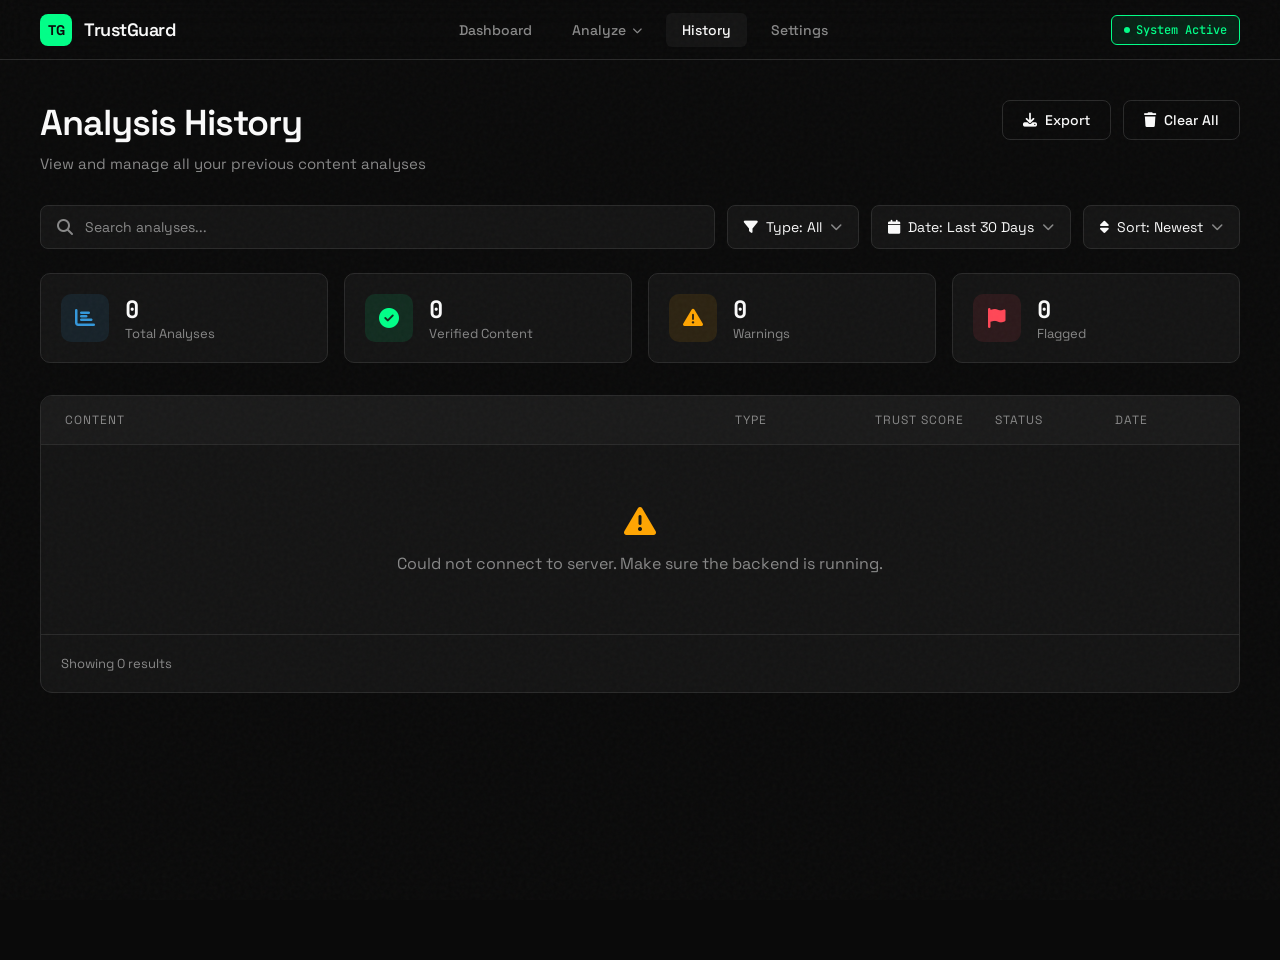
<file: history.html>
<!DOCTYPE html>
<html lang="en">
<head>
    <meta charset="UTF-8">
    <meta name="viewport" content="width=device-width, initial-scale=1.0">
    <title>History - TrustGuard AI</title>
    <link rel="stylesheet" href="https://cdnjs.cloudflare.com/ajax/libs/font-awesome/6.4.0/css/all.min.css">
    <link rel="preconnect" href="https://fonts.googleapis.com">
    <link rel="preconnect" href="https://fonts.gstatic.com" crossorigin>
    <link href="https://fonts.googleapis.com/css2?family=Space+Grotesk:wght@300;400;500;600;700&family=JetBrains+Mono:wght@400;500&display=swap" rel="stylesheet">
    <style>
        * {
            margin: 0;
            padding: 0;
            box-sizing: border-box;
        }

        :root {
            --bg: #0a0a0a;
            --surface: #141414;
            --surface-2: #1a1a1a;
            --surface-3: #222;
            --border: #2a2a2a;
            --text: #fafafa;
            --text-muted: #888;
            --accent: #00ff88;
            --accent-dim: rgba(0, 255, 136, 0.1);
            --danger: #ff4757;
            --warning: #ffa502;
            --info: #3498db;
        }

        body {
            font-family: 'Space Grotesk', sans-serif;
            background: var(--bg);
            color: var(--text);
            min-height: 100vh;
        }

        body::before {
            content: '';
            position: fixed;
            top: 0;
            left: 0;
            width: 100%;
            height: 100%;
            background-image: url("data:image/svg+xml,%3Csvg viewBox='0 0 256 256' xmlns='http://www.w3.org/2000/svg'%3E%3Cfilter id='noise'%3E%3CfeTurbulence type='fractalNoise' baseFrequency='0.9' numOctaves='4' stitchTiles='stitch'/%3E%3C/filter%3E%3Crect width='100%25' height='100%25' filter='url(%23noise)'/%3E%3C/svg%3E");
            opacity: 0.03;
            pointer-events: none;
            z-index: 1000;
        }

        /* Top Navigation */
        .topnav {
            position: fixed;
            top: 0;
            left: 0;
            right: 0;
            height: 60px;
            background: rgba(10, 10, 10, 0.8);
            backdrop-filter: blur(20px);
            border-bottom: 1px solid var(--border);
            display: flex;
            align-items: center;
            justify-content: space-between;
            padding: 0 40px;
            z-index: 100;
        }

        .logo {
            display: flex;
            align-items: center;
            gap: 12px;
            font-weight: 600;
            font-size: 18px;
            letter-spacing: -0.5px;
            text-decoration: none;
            color: var(--text);
        }

        .logo-mark {
            width: 32px;
            height: 32px;
            background: var(--accent);
            border-radius: 8px;
            display: flex;
            align-items: center;
            justify-content: center;
            color: var(--bg);
            font-weight: 700;
            font-size: 14px;
        }

        .nav-links {
            display: flex;
            gap: 8px;
        }

        .nav-links > a, .nav-dropdown > .nav-trigger {
            color: var(--text-muted);
            text-decoration: none;
            padding: 8px 16px;
            border-radius: 6px;
            font-size: 14px;
            font-weight: 500;
            transition: all 0.2s;
            cursor: pointer;
            display: flex;
            align-items: center;
            gap: 6px;
        }

        .nav-links > a:hover, .nav-links > a.active,
        .nav-dropdown:hover > .nav-trigger, .nav-dropdown.active > .nav-trigger {
            color: var(--text);
            background: var(--surface);
        }

        .nav-dropdown {
            position: relative;
        }

        .nav-trigger i {
            font-size: 10px;
            transition: transform 0.2s;
        }

        .nav-dropdown:hover .nav-trigger i {
            transform: rotate(180deg);
        }

        .nav-dropdown-menu {
            position: absolute;
            top: 100%;
            left: 0;
            margin-top: 8px;
            background: var(--surface);
            border: 1px solid var(--border);
            border-radius: 10px;
            padding: 8px;
            min-width: 200px;
            opacity: 0;
            visibility: hidden;
            transform: translateY(-10px);
            transition: all 0.2s;
            z-index: 200;
        }

        .nav-dropdown:hover .nav-dropdown-menu {
            opacity: 1;
            visibility: visible;
            transform: translateY(0);
        }

        .nav-dropdown-menu a {
            display: flex;
            align-items: center;
            gap: 12px;
            padding: 12px 14px;
            color: var(--text-muted);
            text-decoration: none;
            border-radius: 6px;
            font-size: 14px;
            transition: all 0.2s;
        }

        .nav-dropdown-menu a:hover {
            color: var(--text);
            background: var(--bg);
        }

        .nav-dropdown-menu a i {
            width: 18px;
            color: var(--accent);
        }

        .nav-dropdown-menu a span {
            flex: 1;
        }

        .nav-right {
            display: flex;
            align-items: center;
            gap: 16px;
        }

        .status-badge {
            display: flex;
            align-items: center;
            gap: 8px;
            padding: 6px 12px;
            background: var(--accent-dim);
            border: 1px solid var(--accent);
            border-radius: 20px;
            font-size: 12px;
            font-family: 'JetBrains Mono', monospace;
            color: var(--accent);
        }

        .status-dot {
            width: 6px;
            height: 6px;
            background: var(--accent);
            border-radius: 50%;
            animation: pulse 2s infinite;
        }

        @keyframes pulse {
            0%, 100% { opacity: 1; }
            50% { opacity: 0.4; }
        }

        /* Main Content */
        .main-container {
            margin-top: 60px;
            padding: 40px;
            max-width: 1400px;
            margin-left: auto;
            margin-right: auto;
        }

        /* Page Header */
        .page-header {
            display: flex;
            justify-content: space-between;
            align-items: flex-start;
            margin-bottom: 32px;
        }

        .page-header h1 {
            font-size: 36px;
            font-weight: 600;
            letter-spacing: -1px;
            margin-bottom: 8px;
        }

        .page-header p {
            font-size: 15px;
            color: var(--text-muted);
        }

        .header-actions {
            display: flex;
            gap: 12px;
        }

        .btn-outline {
            padding: 10px 20px;
            background: transparent;
            border: 1px solid var(--border);
            border-radius: 8px;
            color: var(--text);
            font-family: 'Space Grotesk', sans-serif;
            font-size: 14px;
            font-weight: 500;
            cursor: pointer;
            display: flex;
            align-items: center;
            gap: 8px;
            transition: all 0.2s;
        }

        .btn-outline:hover {
            border-color: var(--accent);
            color: var(--accent);
        }

        /* Filters Bar */
        .filters-bar {
            display: flex;
            gap: 12px;
            margin-bottom: 24px;
            flex-wrap: wrap;
        }

        .search-box {
            flex: 1;
            min-width: 250px;
            display: flex;
            align-items: center;
            background: var(--surface);
            border: 1px solid var(--border);
            border-radius: 8px;
            padding: 0 16px;
        }

        .search-box i {
            color: var(--text-muted);
            margin-right: 12px;
        }

        .search-box input {
            flex: 1;
            background: none;
            border: none;
            padding: 12px 0;
            font-family: 'Space Grotesk', sans-serif;
            font-size: 14px;
            color: var(--text);
        }

        .search-box input::placeholder {
            color: var(--text-muted);
        }

        .search-box input:focus {
            outline: none;
        }

        .filter-dropdown {
            position: relative;
        }

        .filter-btn {
            padding: 12px 16px;
            background: var(--surface);
            border: 1px solid var(--border);
            border-radius: 8px;
            color: var(--text);
            font-family: 'Space Grotesk', sans-serif;
            font-size: 14px;
            cursor: pointer;
            display: flex;
            align-items: center;
            gap: 8px;
            transition: all 0.2s;
        }

        .filter-btn:hover {
            border-color: var(--text-muted);
        }

        .filter-btn i:last-child {
            color: var(--text-muted);
            font-size: 12px;
        }

        /* Stats Summary */
        .stats-summary {
            display: grid;
            grid-template-columns: repeat(4, 1fr);
            gap: 16px;
            margin-bottom: 32px;
        }

        .stat-box {
            background: var(--surface);
            border: 1px solid var(--border);
            border-radius: 10px;
            padding: 20px;
            display: flex;
            align-items: center;
            gap: 16px;
        }

        .stat-icon {
            width: 48px;
            height: 48px;
            border-radius: 10px;
            display: flex;
            align-items: center;
            justify-content: center;
            font-size: 20px;
        }

        .stat-icon.green { background: var(--accent-dim); color: var(--accent); }
        .stat-icon.yellow { background: rgba(255, 165, 2, 0.1); color: var(--warning); }
        .stat-icon.red { background: rgba(255, 71, 87, 0.1); color: var(--danger); }
        .stat-icon.blue { background: rgba(52, 152, 219, 0.1); color: var(--info); }

        .stat-info {
            flex: 1;
        }

        .stat-value {
            font-size: 24px;
            font-weight: 700;
            font-family: 'JetBrains Mono', monospace;
        }

        .stat-label {
            font-size: 13px;
            color: var(--text-muted);
        }

        /* History Table */
        .history-table {
            background: var(--surface);
            border: 1px solid var(--border);
            border-radius: 12px;
            overflow: hidden;
        }

        .table-header {
            display: grid;
            grid-template-columns: 1fr 140px 120px 120px 100px;
            padding: 16px 24px;
            background: var(--surface-2);
            border-bottom: 1px solid var(--border);
            font-size: 12px;
            text-transform: uppercase;
            letter-spacing: 1px;
            color: var(--text-muted);
        }

        .table-row {
            display: grid;
            grid-template-columns: 1fr 140px 120px 120px 100px;
            padding: 20px 24px;
            border-bottom: 1px solid var(--border);
            align-items: center;
            cursor: pointer;
            transition: background 0.2s;
        }

        .table-row:hover {
            background: var(--surface-2);
        }

        .table-row:last-child {
            border-bottom: none;
        }

        .content-cell {
            display: flex;
            align-items: center;
            gap: 16px;
        }

        .content-icon {
            width: 40px;
            height: 40px;
            background: var(--bg);
            border-radius: 8px;
            display: flex;
            align-items: center;
            justify-content: center;
            color: var(--text-muted);
            flex-shrink: 0;
        }

        .content-info h4 {
            font-size: 14px;
            font-weight: 500;
            margin-bottom: 4px;
            white-space: nowrap;
            overflow: hidden;
            text-overflow: ellipsis;
            max-width: 400px;
        }

        .content-info span {
            font-size: 12px;
            color: var(--text-muted);
        }

        .type-badge {
            display: inline-flex;
            align-items: center;
            gap: 6px;
            padding: 6px 12px;
            background: var(--bg);
            border-radius: 6px;
            font-size: 12px;
            color: var(--text-muted);
        }

        .type-badge i {
            font-size: 12px;
        }

        .score-cell {
            display: flex;
            align-items: center;
            gap: 8px;
        }

        .score-bar {
            width: 50px;
            height: 6px;
            background: var(--surface-3);
            border-radius: 3px;
            overflow: hidden;
        }

        .score-fill {
            height: 100%;
            border-radius: 3px;
        }

        .score-fill.high { background: var(--accent); }
        .score-fill.medium { background: var(--warning); }
        .score-fill.low { background: var(--danger); }

        .score-value {
            font-size: 14px;
            font-weight: 600;
            font-family: 'JetBrains Mono', monospace;
            min-width: 32px;
        }

        .status-badge {
            display: inline-flex;
            align-items: center;
            gap: 6px;
            padding: 6px 12px;
            border-radius: 6px;
            font-size: 12px;
            font-weight: 500;
        }

        .status-badge.verified {
            background: var(--accent-dim);
            color: var(--accent);
        }

        .status-badge.warning {
            background: rgba(255, 165, 2, 0.1);
            color: var(--warning);
        }

        .status-badge.flagged {
            background: rgba(255, 71, 87, 0.1);
            color: var(--danger);
        }

        .date-cell {
            font-size: 13px;
            color: var(--text-muted);
            font-family: 'JetBrains Mono', monospace;
        }

        .actions-cell {
            display: flex;
            gap: 8px;
        }

        .action-btn {
            width: 32px;
            height: 32px;
            background: var(--bg);
            border: none;
            border-radius: 6px;
            color: var(--text-muted);
            cursor: pointer;
            display: flex;
            align-items: center;
            justify-content: center;
            transition: all 0.2s;
        }

        .action-btn:hover {
            color: var(--text);
            background: var(--surface-3);
        }

        .action-btn.delete:hover {
            color: var(--danger);
        }

        /* Pagination */
        .pagination {
            display: flex;
            justify-content: space-between;
            align-items: center;
            padding: 20px;
            border-top: 1px solid var(--border);
        }

        .pagination-info {
            font-size: 13px;
            color: var(--text-muted);
        }

        .pagination-controls {
            display: flex;
            gap: 8px;
        }

        .page-btn {
            width: 36px;
            height: 36px;
            background: var(--bg);
            border: 1px solid var(--border);
            border-radius: 6px;
            color: var(--text);
            font-family: 'Space Grotesk', sans-serif;
            font-size: 14px;
            cursor: pointer;
            display: flex;
            align-items: center;
            justify-content: center;
            transition: all 0.2s;
        }

        .page-btn:hover, .page-btn.active {
            border-color: var(--accent);
            color: var(--accent);
        }

        .page-btn.active {
            background: var(--accent-dim);
        }

        .page-btn:disabled {
            opacity: 0.3;
            cursor: not-allowed;
        }

        /* Responsive */
        @media (max-width: 1200px) {
            .table-header, .table-row {
                grid-template-columns: 1fr 120px 100px 100px;
            }
            
            .actions-cell {
                display: none;
            }
        }

        @media (max-width: 900px) {
            .stats-summary {
                grid-template-columns: repeat(2, 1fr);
            }

            .table-header {
                display: none;
            }

            .table-row {
                display: flex;
                flex-direction: column;
                align-items: flex-start;
                gap: 12px;
            }

            .content-info h4 {
                max-width: 100%;
            }
        }

        @media (max-width: 600px) {
            .main-container {
                padding: 24px 16px;
            }

            .page-header {
                flex-direction: column;
                gap: 16px;
            }

            .stats-summary {
                grid-template-columns: 1fr;
            }
        }
    </style>
</head>
<body>
    <!-- Top Navigation -->
    <nav class="topnav">
        <a href="index.html" class="logo">
            <div class="logo-mark">TG</div>
            <span>TrustGuard</span>
        </a>

        <div class="nav-links">
            <a href="index.html">Dashboard</a>
            <div class="nav-dropdown">
                <span class="nav-trigger">Analyze <i class="fas fa-chevron-down"></i></span>
                <div class="nav-dropdown-menu">
                    <a href="analyze-text.html"><i class="fas fa-align-left"></i> <span>Analyze Text</span></a>
                    <a href="upload-file.html"><i class="fas fa-cloud-arrow-up"></i> <span>Upload Media</span></a>
                    <a href="scan-url.html"><i class="fas fa-globe"></i> <span>Scan URL</span></a>
                </div>
            </div>
            <a href="history.html" class="active">History</a>
            <a href="#">Settings</a>
        </div>

        <div class="nav-right">
            <div class="status-badge">
                <span class="status-dot"></span>
                <span>System Active</span>
            </div>
        </div>
    </nav>

    <!-- Main Content -->
    <div class="main-container">
        
        <!-- Page Header -->
        <div class="page-header">
            <div>
                <h1>Analysis History</h1>
                <p>View and manage all your previous content analyses</p>
            </div>
            <div class="header-actions">
                <button class="btn-outline" id="exportBtn">
                    <i class="fas fa-download"></i>
                    Export
                </button>
                <button class="btn-outline" id="clearAllBtn">
                    <i class="fas fa-trash"></i>
                    Clear All
                </button>
            </div>
        </div>

        <!-- Filters Bar -->
        <div class="filters-bar">
            <div class="search-box">
                <i class="fas fa-search"></i>
                <input type="text" placeholder="Search analyses...">
            </div>
            <div class="filter-dropdown">
                <button class="filter-btn" id="typeFilterBtn">
                    <i class="fas fa-filter"></i>
                    Type: All
                    <i class="fas fa-chevron-down"></i>
                </button>
            </div>
            <div class="filter-dropdown">
                <button class="filter-btn">
                    <i class="fas fa-calendar"></i>
                    Date: Last 30 Days
                    <i class="fas fa-chevron-down"></i>
                </button>
            </div>
            <div class="filter-dropdown">
                <button class="filter-btn">
                    <i class="fas fa-sort"></i>
                    Sort: Newest
                    <i class="fas fa-chevron-down"></i>
                </button>
            </div>
        </div>

        <!-- Stats Summary -->
        <div class="stats-summary">
            <div class="stat-box">
                <div class="stat-icon blue">
                    <i class="fas fa-chart-bar"></i>
                </div>
                <div class="stat-info">
                    <div class="stat-value" id="totalAnalyses">0</div>
                    <div class="stat-label">Total Analyses</div>
                </div>
            </div>
            <div class="stat-box">
                <div class="stat-icon green">
                    <i class="fas fa-check-circle"></i>
                </div>
                <div class="stat-info">
                    <div class="stat-value" id="verifiedCount">0</div>
                    <div class="stat-label">Verified Content</div>
                </div>
            </div>
            <div class="stat-box">
                <div class="stat-icon yellow">
                    <i class="fas fa-exclamation-triangle"></i>
                </div>
                <div class="stat-info">
                    <div class="stat-value" id="warningCount">0</div>
                    <div class="stat-label">Warnings</div>
                </div>
            </div>
            <div class="stat-box">
                <div class="stat-icon red">
                    <i class="fas fa-flag"></i>
                </div>
                <div class="stat-info">
                    <div class="stat-value" id="flaggedCount">0</div>
                    <div class="stat-label">Flagged</div>
                </div>
            </div>
        </div>

        <!-- History Table -->
        <div class="history-table">
            <div class="table-header">
                <span>Content</span>
                <span>Type</span>
                <span>Trust Score</span>
                <span>Status</span>
                <span>Date</span>
            </div>

            <div id="historyRows">
                <!-- Dynamic rows will be inserted here -->
                <div class="empty-state" style="padding: 60px; text-align: center; color: var(--text-muted);">
                    <i class="fas fa-spinner fa-spin" style="font-size: 32px; margin-bottom: 16px;"></i>
                    <p>Loading history...</p>
                </div>
            </div>

            <!-- Pagination -->
            <div class="pagination">
                <span class="pagination-info" id="paginationInfo">Showing 0 results</span>
                <div class="pagination-controls" id="paginationControls">
                    <!-- Dynamic pagination -->
                </div>
            </div>
        </div>
    </div>

    <script>
        const API_URL = 'http://localhost:5001';
        let allHistory = [];
        let currentFilter = 'all';
        let searchQuery = '';
        
        // Format date for display
        function formatDate(timestamp) {
            const date = new Date(timestamp);
            const now = new Date();
            const diffDays = Math.floor((now - date) / (1000 * 60 * 60 * 24));
            
            if (diffDays === 0) return 'Today';
            if (diffDays === 1) return 'Yesterday';
            if (diffDays < 7) return `${diffDays} days ago`;
            
            return date.toLocaleDateString('en-US', { month: 'short', day: 'numeric' });
        }
        
        // Get status based on trust score
        function getStatus(score) {
            if (score >= 70) return { class: 'verified', icon: 'check', text: 'Verified' };
            if (score >= 40) return { class: 'warning', icon: 'exclamation', text: 'Warning' };
            return { class: 'flagged', icon: 'times', text: 'Flagged' };
        }
        
        // Get score class based on value
        function getScoreClass(score) {
            if (score >= 70) return 'high';
            if (score >= 40) return 'medium';
            return 'low';
        }
        
        // Get icon for content type
        function getContentIcon(type) {
            const icons = {
                'text': 'file-alt',
                'image': 'image',
                'video': 'video',
                'url': 'globe',
                'document': 'file-pdf'
            };
            return icons[type] || 'file-alt';
        }
        
        // Render a single history row
        function renderRow(item) {
            const status = getStatus(item.trust_score);
            const scoreClass = getScoreClass(item.trust_score);
            const contentIcon = getContentIcon(item.content_type);
            
            return `
                <div class="table-row" data-id="${item.id}">
                    <div class="content-cell">
                        <div class="content-icon"><i class="fas fa-${contentIcon}"></i></div>
                        <div class="content-info">
                            <h4>${item.title}</h4>
                            <span>${item.word_count ? item.word_count.toLocaleString() + ' words analyzed' : item.analysis_type}</span>
                        </div>
                    </div>
                    <div class="type-badge"><i class="fas fa-${contentIcon === 'file-alt' ? 'align-left' : contentIcon}"></i> ${item.content_type.charAt(0).toUpperCase() + item.content_type.slice(1)}</div>
                    <div class="score-cell">
                        <div class="score-bar"><div class="score-fill ${scoreClass}" style="width: ${item.trust_score}%"></div></div>
                        <span class="score-value">${item.trust_score}</span>
                    </div>
                    <span class="status-badge ${status.class}"><i class="fas fa-${status.icon}"></i> ${status.text}</span>
                    <span class="date-cell">${formatDate(item.timestamp)}</span>
                </div>
            `;
        }
        
        // Render empty state
        function renderEmptyState() {
            return `
                <div style="padding: 80px 40px; text-align: center; color: var(--text-muted);">
                    <i class="fas fa-inbox" style="font-size: 48px; margin-bottom: 20px; opacity: 0.5;"></i>
                    <h3 style="color: var(--text); margin-bottom: 8px;">No Analysis History</h3>
                    <p>Your analysis results will appear here. Go to <a href="analyze-text.html" style="color: var(--accent);">Analyze Text</a> to get started.</p>
                </div>
            `;
        }
        
        // Update stats display
        function updateStats(history) {
            const total = history.length;
            const verified = history.filter(h => h.trust_score >= 70).length;
            const warnings = history.filter(h => h.trust_score >= 40 && h.trust_score < 70).length;
            const flagged = history.filter(h => h.trust_score < 40).length;
            
            document.getElementById('totalAnalyses').textContent = total;
            document.getElementById('verifiedCount').textContent = verified;
            document.getElementById('warningCount').textContent = warnings;
            document.getElementById('flaggedCount').textContent = flagged;
        }
        
        // Filter and search history
        function getFilteredHistory() {
            let filtered = [...allHistory];
            
            // Apply type filter
            if (currentFilter !== 'all') {
                filtered = filtered.filter(h => h.content_type === currentFilter);
            }
            
            // Apply search
            if (searchQuery) {
                const query = searchQuery.toLowerCase();
                filtered = filtered.filter(h => 
                    h.title.toLowerCase().includes(query) || 
                    (h.analysis_type && h.analysis_type.toLowerCase().includes(query))
                );
            }
            
            return filtered;
        }
        
        // Render history list
        function renderHistory() {
            const container = document.getElementById('historyRows');
            const filtered = getFilteredHistory();
            
            if (filtered.length === 0) {
                container.innerHTML = renderEmptyState();
                document.getElementById('paginationInfo').textContent = 'No results found';
                return;
            }
            
            container.innerHTML = filtered.map(item => renderRow(item)).join('');
            document.getElementById('paginationInfo').textContent = `Showing ${filtered.length} of ${allHistory.length} results`;
            
            // Add click handlers for rows
            container.querySelectorAll('.table-row').forEach(row => {
                row.addEventListener('click', () => {
                    const id = row.dataset.id;
                    console.log('Viewing analysis:', id);
                    // Could open detail modal here
                });
            });
        }
        
        // Load history from API
        async function loadHistory() {
            try {
                const response = await fetch(`${API_URL}/api/history`);
                const data = await response.json();
                
                if (data.success) {
                    allHistory = data.history || [];
                    updateStats(allHistory);
                    renderHistory();
                } else {
                    console.error('Failed to load history:', data.error);
                    document.getElementById('historyRows').innerHTML = renderEmptyState();
                }
            } catch (error) {
                console.error('Error loading history:', error);
                document.getElementById('historyRows').innerHTML = `
                    <div style="padding: 60px; text-align: center; color: var(--text-muted);">
                        <i class="fas fa-exclamation-triangle" style="font-size: 32px; margin-bottom: 16px; color: var(--warning);"></i>
                        <p>Could not connect to server. Make sure the backend is running.</p>
                    </div>
                `;
            }
        }
        
        // Clear all history
        async function clearAllHistory() {
            if (!confirm('Are you sure you want to clear all history? This cannot be undone.')) {
                return;
            }
            
            try {
                const response = await fetch(`${API_URL}/api/history/clear`, {
                    method: 'DELETE'
                });
                const data = await response.json();
                
                if (data.success) {
                    allHistory = [];
                    updateStats([]);
                    renderHistory();
                }
            } catch (error) {
                console.error('Error clearing history:', error);
                alert('Failed to clear history. Make sure the backend is running.');
            }
        }
        
        // Export history
        async function exportHistory() {
            try {
                const response = await fetch(`${API_URL}/api/history/export`);
                const data = await response.json();
                
                if (data.success) {
                    const blob = new Blob([JSON.stringify(data.history, null, 2)], { type: 'application/json' });
                    const url = URL.createObjectURL(blob);
                    const a = document.createElement('a');
                    a.href = url;
                    a.download = `trustguard-history-${new Date().toISOString().split('T')[0]}.json`;
                    document.body.appendChild(a);
                    a.click();
                    document.body.removeChild(a);
                    URL.revokeObjectURL(url);
                }
            } catch (error) {
                console.error('Error exporting history:', error);
                alert('Failed to export history. Make sure the backend is running.');
            }
        }
        
        // Initialize
        document.addEventListener('DOMContentLoaded', () => {
            loadHistory();
            
            // Export button
            document.getElementById('exportBtn').addEventListener('click', exportHistory);
            
            // Clear all button
            document.getElementById('clearAllBtn').addEventListener('click', clearAllHistory);
            
            // Search input
            const searchInput = document.querySelector('.search-box input');
            searchInput.addEventListener('input', (e) => {
                searchQuery = e.target.value;
                renderHistory();
            });
            
            // Filter button (simplified - just toggles between all and text)
            const filterBtn = document.getElementById('typeFilterBtn');
            filterBtn.addEventListener('click', () => {
                const types = ['all', 'text', 'image', 'url'];
                const currentIndex = types.indexOf(currentFilter);
                currentFilter = types[(currentIndex + 1) % types.length];
                filterBtn.innerHTML = `<i class="fas fa-filter"></i> Type: ${currentFilter.charAt(0).toUpperCase() + currentFilter.slice(1)} <i class="fas fa-chevron-down"></i>`;
                renderHistory();
            });
        });
    </script>
</body>
</html>
</file>
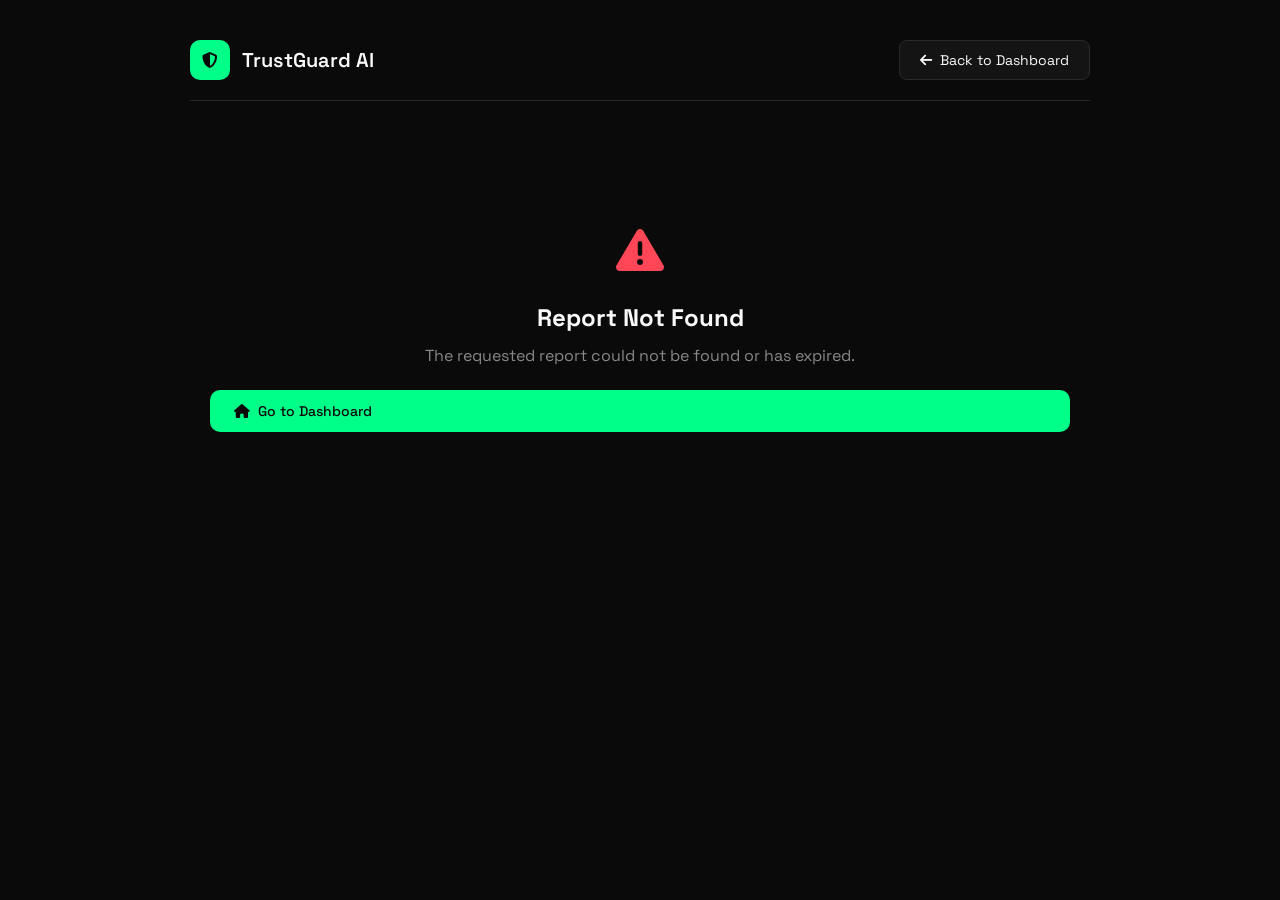
<file: report.html>
<!DOCTYPE html>
<html lang="en">
<head>
    <meta charset="UTF-8">
    <meta name="viewport" content="width=device-width, initial-scale=1.0">
    <title>TrustGuard AI - Analysis Report</title>
    <link rel="stylesheet" href="https://cdnjs.cloudflare.com/ajax/libs/font-awesome/6.4.0/css/all.min.css">
    <link href="https://fonts.googleapis.com/css2?family=Space+Grotesk:wght@300;400;500;600;700&family=JetBrains+Mono:wght@400;500&display=swap" rel="stylesheet">
    <style>
        * {
            margin: 0;
            padding: 0;
            box-sizing: border-box;
        }

        :root {
            --bg: #0a0a0a;
            --surface: #141414;
            --surface-2: #1a1a1a;
            --border: #2a2a2a;
            --text: #fafafa;
            --text-muted: #888;
            --accent: #00ff88;
            --accent-dim: rgba(0, 255, 136, 0.1);
            --danger: #ff4757;
            --warning: #ffa502;
            --success: #00d26a;
        }

        body {
            font-family: 'Space Grotesk', sans-serif;
            background: var(--bg);
            color: var(--text);
            min-height: 100vh;
            padding: 40px;
        }

        .container {
            max-width: 900px;
            margin: 0 auto;
        }

        /* Header */
        .header {
            display: flex;
            align-items: center;
            justify-content: space-between;
            margin-bottom: 40px;
            padding-bottom: 20px;
            border-bottom: 1px solid var(--border);
        }

        .logo {
            display: flex;
            align-items: center;
            gap: 12px;
            text-decoration: none;
            color: var(--text);
        }

        .logo-mark {
            width: 40px;
            height: 40px;
            background: var(--accent);
            border-radius: 10px;
            display: flex;
            align-items: center;
            justify-content: center;
            font-weight: 700;
            color: var(--bg);
        }

        .logo span {
            font-size: 20px;
            font-weight: 600;
        }

        .back-btn {
            display: flex;
            align-items: center;
            gap: 8px;
            padding: 10px 20px;
            background: var(--surface);
            border: 1px solid var(--border);
            border-radius: 8px;
            color: var(--text);
            text-decoration: none;
            font-size: 14px;
            transition: all 0.2s;
        }

        .back-btn:hover {
            background: var(--surface-2);
            border-color: var(--accent);
        }

        /* Loading State */
        .loading {
            text-align: center;
            padding: 80px 20px;
        }

        .spinner {
            width: 50px;
            height: 50px;
            border: 3px solid var(--border);
            border-top-color: var(--accent);
            border-radius: 50%;
            animation: spin 1s linear infinite;
            margin: 0 auto 20px;
        }

        @keyframes spin {
            to { transform: rotate(360deg); }
        }

        /* Error State */
        .error {
            text-align: center;
            padding: 80px 20px;
        }

        .error-icon {
            font-size: 48px;
            color: var(--danger);
            margin-bottom: 20px;
        }

        /* Report Content */
        .report {
            display: none;
        }

        .report.visible {
            display: block;
        }

        /* Score Card */
        .score-card {
            background: var(--surface);
            border: 1px solid var(--border);
            border-radius: 16px;
            padding: 40px;
            text-align: center;
            margin-bottom: 30px;
        }

        .score-circle {
            width: 180px;
            height: 180px;
            margin: 0 auto 24px;
            position: relative;
        }

        .score-circle svg {
            width: 100%;
            height: 100%;
            transform: rotate(-90deg);
        }

        .score-circle circle {
            fill: none;
            stroke-width: 8;
        }

        .score-circle .bg {
            stroke: var(--border);
        }

        .score-circle .progress {
            stroke: var(--accent);
            stroke-linecap: round;
            transition: stroke-dashoffset 1s ease;
        }

        .score-value {
            position: absolute;
            top: 50%;
            left: 50%;
            transform: translate(-50%, -50%);
            text-align: center;
        }

        .score-number {
            font-size: 48px;
            font-weight: 700;
            color: var(--accent);
        }

        .score-label {
            font-size: 14px;
            color: var(--text-muted);
        }

        .verdict {
            font-size: 24px;
            font-weight: 600;
            margin-bottom: 8px;
        }

        .verdict.high { color: var(--success); }
        .verdict.moderate { color: var(--warning); }
        .verdict.low { color: var(--danger); }

        .report-date {
            font-size: 14px;
            color: var(--text-muted);
        }

        /* Details Section */
        .section {
            background: var(--surface);
            border: 1px solid var(--border);
            border-radius: 16px;
            padding: 24px;
            margin-bottom: 20px;
        }

        .section-title {
            font-size: 18px;
            font-weight: 600;
            margin-bottom: 16px;
            display: flex;
            align-items: center;
            gap: 10px;
        }

        .section-title i {
            color: var(--accent);
        }

        /* Findings List */
        .findings-list {
            display: flex;
            flex-direction: column;
            gap: 12px;
        }

        .finding {
            display: flex;
            align-items: flex-start;
            gap: 12px;
            padding: 16px;
            background: var(--bg);
            border-radius: 10px;
            border-left: 3px solid var(--border);
        }

        .finding.success { border-left-color: var(--success); }
        .finding.warning { border-left-color: var(--warning); }
        .finding.error { border-left-color: var(--danger); }
        .finding.info { border-left-color: #6495ed; }

        .finding-icon {
            width: 24px;
            height: 24px;
            border-radius: 50%;
            display: flex;
            align-items: center;
            justify-content: center;
            font-size: 12px;
            flex-shrink: 0;
        }

        .finding.success .finding-icon { background: rgba(0, 210, 106, 0.2); color: var(--success); }
        .finding.warning .finding-icon { background: rgba(255, 165, 2, 0.2); color: var(--warning); }
        .finding.error .finding-icon { background: rgba(255, 71, 87, 0.2); color: var(--danger); }
        .finding.info .finding-icon { background: rgba(100, 149, 237, 0.2); color: #6495ed; }

        .finding-content {
            flex: 1;
        }

        .finding-pillar {
            font-size: 11px;
            color: var(--text-muted);
            text-transform: uppercase;
            letter-spacing: 0.5px;
            margin-bottom: 4px;
        }

        .finding-message {
            font-size: 14px;
            line-height: 1.5;
        }

        /* Pillars Grid */
        .pillars-grid {
            display: grid;
            grid-template-columns: repeat(auto-fit, minmax(250px, 1fr));
            gap: 16px;
        }

        .pillar-card {
            background: var(--bg);
            border-radius: 12px;
            padding: 20px;
        }

        .pillar-header {
            display: flex;
            align-items: center;
            justify-content: space-between;
            margin-bottom: 12px;
        }

        .pillar-name {
            font-size: 14px;
            font-weight: 500;
        }

        .pillar-score {
            font-size: 18px;
            font-weight: 700;
            color: var(--accent);
        }

        .pillar-score.na {
            color: var(--text-muted);
            font-size: 14px;
        }

        .pillar-bar {
            height: 6px;
            background: var(--border);
            border-radius: 3px;
            overflow: hidden;
        }

        .pillar-bar-fill {
            height: 100%;
            background: var(--accent);
            border-radius: 3px;
            transition: width 1s ease;
        }

        /* Analyzed Content */
        .content-preview {
            background: var(--bg);
            border-radius: 12px;
            padding: 20px;
            font-family: 'JetBrains Mono', monospace;
            font-size: 13px;
            line-height: 1.6;
            color: var(--text-muted);
            max-height: 200px;
            overflow-y: auto;
            white-space: pre-wrap;
            word-break: break-word;
        }

        /* Actions */
        .actions {
            display: flex;
            gap: 12px;
            justify-content: center;
            margin-top: 30px;
        }

        .action-btn {
            display: flex;
            align-items: center;
            gap: 8px;
            padding: 12px 24px;
            border-radius: 10px;
            font-size: 14px;
            font-weight: 500;
            cursor: pointer;
            transition: all 0.2s;
            text-decoration: none;
            border: none;
        }

        .action-btn.primary {
            background: var(--accent);
            color: var(--bg);
        }

        .action-btn.primary:hover {
            transform: translateY(-2px);
            box-shadow: 0 8px 25px rgba(0, 255, 136, 0.3);
        }

        .action-btn.secondary {
            background: var(--surface);
            color: var(--text);
            border: 1px solid var(--border);
        }

        .action-btn.secondary:hover {
            border-color: var(--accent);
        }

        /* Extension Badge */
        .extension-badge {
            display: inline-flex;
            align-items: center;
            gap: 6px;
            padding: 6px 12px;
            background: var(--accent-dim);
            border-radius: 20px;
            font-size: 12px;
            color: var(--accent);
            margin-bottom: 20px;
        }
    </style>
</head>
<body>
    <div class="container">
        <!-- Header -->
        <header class="header">
            <a href="index.html" class="logo">
                <div class="logo-mark">
                    <i class="fas fa-shield-halved"></i>
                </div>
                <span>TrustGuard AI</span>
            </a>
            <a href="index.html" class="back-btn">
                <i class="fas fa-arrow-left"></i>
                Back to Dashboard
            </a>
        </header>

        <!-- Loading State -->
        <div class="loading" id="loadingState">
            <div class="spinner"></div>
            <p style="color: var(--text-muted);">Loading report...</p>
        </div>

        <!-- Error State -->
        <div class="error" id="errorState" style="display: none;">
            <div class="error-icon"><i class="fas fa-exclamation-triangle"></i></div>
            <h2 style="margin-bottom: 12px;">Report Not Found</h2>
            <p style="color: var(--text-muted); margin-bottom: 24px;">The requested report could not be found or has expired.</p>
            <a href="index.html" class="action-btn primary">
                <i class="fas fa-home"></i>
                Go to Dashboard
            </a>
        </div>

        <!-- Report Content -->
        <div class="report" id="reportContent">
            <div class="extension-badge">
                <i class="fas fa-puzzle-piece"></i>
                <span>From TrustGuard Extension</span>
            </div>

            <!-- Score Card -->
            <div class="score-card">
                <div class="score-circle">
                    <svg viewBox="0 0 100 100">
                        <circle class="bg" cx="50" cy="50" r="45"/>
                        <circle class="progress" id="scoreRing" cx="50" cy="50" r="45" 
                                stroke-dasharray="283" stroke-dashoffset="283"/>
                    </svg>
                    <div class="score-value">
                        <div class="score-number" id="scoreValue">0</div>
                        <div class="score-label">Trust Score</div>
                    </div>
                </div>
                <div class="verdict" id="verdictText">ANALYZING</div>
                <div class="report-date" id="reportDate">--</div>
            </div>

            <!-- Findings Section -->
            <div class="section">
                <h3 class="section-title">
                    <i class="fas fa-clipboard-list"></i>
                    Analysis Findings
                </h3>
                <div class="findings-list" id="findingsList">
                    <!-- Populated by JavaScript -->
                </div>
            </div>

            <!-- Pillars Section -->
            <div class="section">
                <h3 class="section-title">
                    <i class="fas fa-chart-pie"></i>
                    Trust Pillars
                </h3>
                <div class="pillars-grid" id="pillarsGrid">
                    <!-- Populated by JavaScript -->
                </div>
            </div>

            <!-- Analyzed Content -->
            <div class="section">
                <h3 class="section-title">
                    <i class="fas fa-file-alt"></i>
                    Analyzed Content
                </h3>
                <div class="content-preview" id="contentPreview">
                    No content available
                </div>
            </div>

            <!-- Actions -->
            <div class="actions">
                <a href="analyze-text.html" class="action-btn primary">
                    <i class="fas fa-redo"></i>
                    Analyze New Content
                </a>
                <button class="action-btn secondary" onclick="window.print()">
                    <i class="fas fa-print"></i>
                    Print Report
                </button>
                <a href="history.html" class="action-btn secondary">
                    <i class="fas fa-history"></i>
                    View History
                </a>
            </div>
        </div>
    </div>

    <script>
        const API_URL = 'http://localhost:5001';

        // Get report ID from URL
        const urlParams = new URLSearchParams(window.location.search);
        const reportId = urlParams.get('id');

        document.addEventListener('DOMContentLoaded', () => {
            if (reportId) {
                loadReport(reportId);
            } else {
                showError();
            }
        });

        async function loadReport(id) {
            try {
                const response = await fetch(`${API_URL}/api/report/${id}`);
                
                if (!response.ok) {
                    throw new Error('Report not found');
                }

                const data = await response.json();
                
                if (data.success && data.report) {
                    displayReport(data.report);
                } else {
                    showError();
                }
            } catch (error) {
                console.error('Error loading report:', error);
                showError();
            }
        }

        function displayReport(report) {
            document.getElementById('loadingState').style.display = 'none';
            document.getElementById('reportContent').classList.add('visible');

            const score = report.trust_score || report.overall_score || 0;
            
            // Animate score
            animateScore(score);

            // Update verdict
            const verdictEl = document.getElementById('verdictText');
            if (score >= 70) {
                verdictEl.textContent = 'HIGH TRUST';
                verdictEl.className = 'verdict high';
            } else if (score >= 40) {
                verdictEl.textContent = 'MODERATE TRUST';
                verdictEl.className = 'verdict moderate';
            } else {
                verdictEl.textContent = 'LOW TRUST';
                verdictEl.className = 'verdict low';
            }

            // Update date
            document.getElementById('reportDate').textContent = 
                report.date ? `${report.date} at ${report.time}` : new Date(report.timestamp).toLocaleString();

            // Update findings
            const findingsList = document.getElementById('findingsList');
            const findings = report.findings || [];
            
            if (findings.length > 0) {
                findingsList.innerHTML = findings.map(f => `
                    <div class="finding ${f.type}">
                        <div class="finding-icon">
                            <i class="fas fa-${getIcon(f.type)}"></i>
                        </div>
                        <div class="finding-content">
                            <div class="finding-pillar">${f.pillar || 'General'}</div>
                            <div class="finding-message">${f.message}</div>
                        </div>
                    </div>
                `).join('');
            } else {
                findingsList.innerHTML = `
                    <div class="finding success">
                        <div class="finding-icon"><i class="fas fa-check"></i></div>
                        <div class="finding-content">
                            <div class="finding-pillar">General</div>
                            <div class="finding-message">No significant issues detected</div>
                        </div>
                    </div>
                `;
            }

            // Update pillars
            const pillarsGrid = document.getElementById('pillarsGrid');
            const pillars = report.pillars || {};
            
            let pillarsHtml = '';
            
            if (pillars.information_trust) {
                const infoScore = pillars.information_trust.score;
                pillarsHtml += `
                    <div class="pillar-card">
                        <div class="pillar-header">
                            <span class="pillar-name"><i class="fas fa-file-alt"></i> Information Trust</span>
                            <span class="pillar-score ${infoScore === null ? 'na' : ''}">${infoScore !== null ? infoScore + '/100' : 'N/A'}</span>
                        </div>
                        <div class="pillar-bar">
                            <div class="pillar-bar-fill" style="width: ${infoScore || 0}%"></div>
                        </div>
                    </div>
                `;
            }
            
            if (pillars.media_trust) {
                const mediaScore = pillars.media_trust.score;
                pillarsHtml += `
                    <div class="pillar-card">
                        <div class="pillar-header">
                            <span class="pillar-name"><i class="fas fa-image"></i> Media Trust</span>
                            <span class="pillar-score ${mediaScore === null ? 'na' : ''}">${mediaScore !== null ? mediaScore + '/100' : 'N/A'}</span>
                        </div>
                        <div class="pillar-bar">
                            <div class="pillar-bar-fill" style="width: ${mediaScore || 0}%"></div>
                        </div>
                    </div>
                `;
            }

            if (!pillarsHtml) {
                pillarsHtml = `
                    <div class="pillar-card">
                        <div class="pillar-header">
                            <span class="pillar-name"><i class="fas fa-shield-halved"></i> Overall Trust</span>
                            <span class="pillar-score">${score}/100</span>
                        </div>
                        <div class="pillar-bar">
                            <div class="pillar-bar-fill" style="width: ${score}%"></div>
                        </div>
                    </div>
                `;
            }
            
            pillarsGrid.innerHTML = pillarsHtml;

            // Update content preview
            document.getElementById('contentPreview').textContent = 
                report.content || report.text || 'No content preview available';
        }

        function animateScore(targetScore) {
            const scoreEl = document.getElementById('scoreValue');
            const ringEl = document.getElementById('scoreRing');
            const circumference = 283;
            
            // Update ring color based on score
            if (targetScore >= 70) {
                ringEl.style.stroke = '#00d26a';
                scoreEl.style.color = '#00d26a';
            } else if (targetScore >= 40) {
                ringEl.style.stroke = '#ffa502';
                scoreEl.style.color = '#ffa502';
            } else {
                ringEl.style.stroke = '#ff4757';
                scoreEl.style.color = '#ff4757';
            }

            // Animate number
            let current = 0;
            const duration = 1000;
            const increment = targetScore / (duration / 16);
            
            const animate = () => {
                current += increment;
                if (current >= targetScore) {
                    current = targetScore;
                    scoreEl.textContent = Math.round(current);
                } else {
                    scoreEl.textContent = Math.round(current);
                    requestAnimationFrame(animate);
                }
            };
            animate();

            // Animate ring
            const offset = circumference - (targetScore / 100) * circumference;
            setTimeout(() => {
                ringEl.style.strokeDashoffset = offset;
            }, 100);
        }

        function getIcon(type) {
            const icons = {
                success: 'check',
                warning: 'exclamation-triangle',
                error: 'times',
                info: 'info-circle'
            };
            return icons[type] || 'info-circle';
        }

        function showError() {
            document.getElementById('loadingState').style.display = 'none';
            document.getElementById('errorState').style.display = 'block';
        }
    </script>
</body>
</html>
</file>
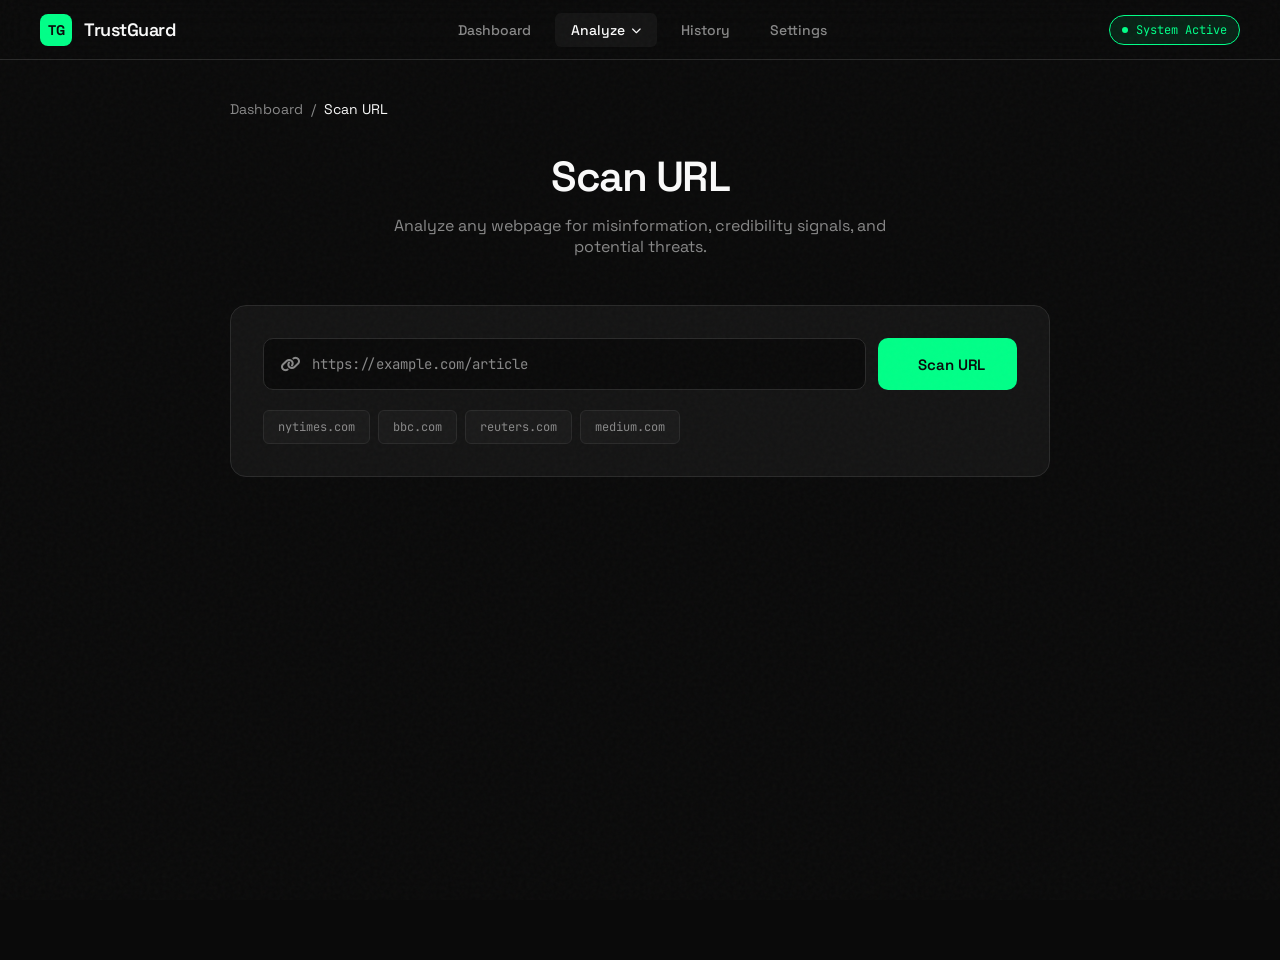
<file: scan-url.html>
<!DOCTYPE html>
<html lang="en">
<head>
    <meta charset="UTF-8">
    <meta name="viewport" content="width=device-width, initial-scale=1.0">
    <title>Scan URL - TrustGuard AI</title>
    <link rel="stylesheet" href="https://cdnjs.cloudflare.com/ajax/libs/font-awesome/6.4.0/css/all.min.css">
    <link rel="preconnect" href="https://fonts.googleapis.com">
    <link rel="preconnect" href="https://fonts.gstatic.com" crossorigin>
    <link href="https://fonts.googleapis.com/css2?family=Space+Grotesk:wght@300;400;500;600;700&family=JetBrains+Mono:wght@400;500&display=swap" rel="stylesheet">
    <style>
        * {
            margin: 0;
            padding: 0;
            box-sizing: border-box;
        }

        :root {
            --bg: #0a0a0a;
            --surface: #141414;
            --surface-2: #1a1a1a;
            --surface-3: #222;
            --border: #2a2a2a;
            --text: #fafafa;
            --text-muted: #888;
            --accent: #00ff88;
            --accent-dim: rgba(0, 255, 136, 0.1);
            --danger: #ff4757;
            --warning: #ffa502;
            --info: #3498db;
        }

        body {
            font-family: 'Space Grotesk', sans-serif;
            background: var(--bg);
            color: var(--text);
            min-height: 100vh;
        }

        body::before {
            content: '';
            position: fixed;
            top: 0;
            left: 0;
            width: 100%;
            height: 100%;
            background-image: url("data:image/svg+xml,%3Csvg viewBox='0 0 256 256' xmlns='http://www.w3.org/2000/svg'%3E%3Cfilter id='noise'%3E%3CfeTurbulence type='fractalNoise' baseFrequency='0.9' numOctaves='4' stitchTiles='stitch'/%3E%3C/filter%3E%3Crect width='100%25' height='100%25' filter='url(%23noise)'/%3E%3C/svg%3E");
            opacity: 0.03;
            pointer-events: none;
            z-index: 1000;
        }

        /* Top Navigation */
        .topnav {
            position: fixed;
            top: 0;
            left: 0;
            right: 0;
            height: 60px;
            background: rgba(10, 10, 10, 0.8);
            backdrop-filter: blur(20px);
            border-bottom: 1px solid var(--border);
            display: flex;
            align-items: center;
            justify-content: space-between;
            padding: 0 40px;
            z-index: 100;
        }

        .logo {
            display: flex;
            align-items: center;
            gap: 12px;
            font-weight: 600;
            font-size: 18px;
            letter-spacing: -0.5px;
            text-decoration: none;
            color: var(--text);
        }

        .logo-mark {
            width: 32px;
            height: 32px;
            background: var(--accent);
            border-radius: 8px;
            display: flex;
            align-items: center;
            justify-content: center;
            color: var(--bg);
            font-weight: 700;
            font-size: 14px;
        }

        .nav-links {
            display: flex;
            gap: 8px;
        }

        .nav-links > a, .nav-dropdown > .nav-trigger {
            color: var(--text-muted);
            text-decoration: none;
            padding: 8px 16px;
            border-radius: 6px;
            font-size: 14px;
            font-weight: 500;
            transition: all 0.2s;
            cursor: pointer;
            display: flex;
            align-items: center;
            gap: 6px;
        }

        .nav-links > a:hover, .nav-links > a.active,
        .nav-dropdown:hover > .nav-trigger, .nav-dropdown.active > .nav-trigger {
            color: var(--text);
            background: var(--surface);
        }

        .nav-dropdown {
            position: relative;
        }

        .nav-trigger i {
            font-size: 10px;
            transition: transform 0.2s;
        }

        .nav-dropdown:hover .nav-trigger i {
            transform: rotate(180deg);
        }

        .nav-dropdown-menu {
            position: absolute;
            top: 100%;
            left: 0;
            margin-top: 8px;
            background: var(--surface);
            border: 1px solid var(--border);
            border-radius: 10px;
            padding: 8px;
            min-width: 200px;
            opacity: 0;
            visibility: hidden;
            transform: translateY(-10px);
            transition: all 0.2s;
            z-index: 200;
        }

        .nav-dropdown:hover .nav-dropdown-menu {
            opacity: 1;
            visibility: visible;
            transform: translateY(0);
        }

        .nav-dropdown-menu a {
            display: flex;
            align-items: center;
            gap: 12px;
            padding: 12px 14px;
            color: var(--text-muted);
            text-decoration: none;
            border-radius: 6px;
            font-size: 14px;
            transition: all 0.2s;
        }

        .nav-dropdown-menu a:hover {
            color: var(--text);
            background: var(--bg);
        }

        .nav-dropdown-menu a i {
            width: 18px;
            color: var(--accent);
        }

        .nav-dropdown-menu a span {
            flex: 1;
        }

        .nav-right {
            display: flex;
            align-items: center;
            gap: 16px;
        }

        .status-badge {
            display: flex;
            align-items: center;
            gap: 8px;
            padding: 6px 12px;
            background: var(--accent-dim);
            border: 1px solid var(--accent);
            border-radius: 20px;
            font-size: 12px;
            font-family: 'JetBrains Mono', monospace;
            color: var(--accent);
        }

        .status-dot {
            width: 6px;
            height: 6px;
            background: var(--accent);
            border-radius: 50%;
            animation: pulse 2s infinite;
        }

        @keyframes pulse {
            0%, 100% { opacity: 1; }
            50% { opacity: 0.4; }
        }

        /* Main Content */
        .main-container {
            margin-top: 60px;
            padding: 40px;
            max-width: 900px;
            margin-left: auto;
            margin-right: auto;
        }

        /* Breadcrumb */
        .breadcrumb {
            display: flex;
            align-items: center;
            gap: 8px;
            margin-bottom: 32px;
            font-size: 14px;
        }

        .breadcrumb a {
            color: var(--text-muted);
            text-decoration: none;
            transition: color 0.2s;
        }

        .breadcrumb a:hover {
            color: var(--accent);
        }

        .breadcrumb span {
            color: var(--text-muted);
        }

        .breadcrumb .current {
            color: var(--text);
        }

        /* Page Header */
        .page-header {
            text-align: center;
            margin-bottom: 48px;
        }

        .page-header h1 {
            font-size: 42px;
            font-weight: 600;
            letter-spacing: -1.5px;
            margin-bottom: 12px;
        }

        .page-header p {
            font-size: 16px;
            color: var(--text-muted);
            max-width: 500px;
            margin: 0 auto;
        }

        /* URL Input */
        .url-input-section {
            background: var(--surface);
            border: 1px solid var(--border);
            border-radius: 16px;
            padding: 32px;
            margin-bottom: 32px;
        }

        .url-input-wrapper {
            display: flex;
            gap: 12px;
            margin-bottom: 20px;
        }

        .url-input-field {
            flex: 1;
            display: flex;
            align-items: center;
            background: var(--bg);
            border: 1px solid var(--border);
            border-radius: 10px;
            padding: 0 16px;
            transition: all 0.2s;
        }

        .url-input-field:focus-within {
            border-color: var(--accent);
        }

        .url-input-field i {
            color: var(--text-muted);
            margin-right: 12px;
        }

        .url-input-field input {
            flex: 1;
            background: none;
            border: none;
            padding: 16px 0;
            font-family: 'JetBrains Mono', monospace;
            font-size: 14px;
            color: var(--text);
        }

        .url-input-field input::placeholder {
            color: var(--text-muted);
        }

        .url-input-field input:focus {
            outline: none;
        }

        .scan-btn {
            padding: 16px 32px;
            background: var(--accent);
            border: none;
            border-radius: 10px;
            font-family: 'Space Grotesk', sans-serif;
            font-size: 15px;
            font-weight: 600;
            color: var(--bg);
            cursor: pointer;
            display: flex;
            align-items: center;
            gap: 8px;
            transition: all 0.3s;
            white-space: nowrap;
        }

        .scan-btn:hover {
            transform: translateY(-2px);
            box-shadow: 0 10px 30px rgba(0, 255, 136, 0.2);
        }

        .scan-btn:disabled {
            opacity: 0.5;
            cursor: not-allowed;
            transform: none;
        }

        /* Quick URLs */
        .quick-urls {
            display: flex;
            gap: 8px;
            flex-wrap: wrap;
        }

        .quick-url {
            padding: 8px 14px;
            background: var(--surface-2);
            border: 1px solid var(--border);
            border-radius: 6px;
            font-size: 12px;
            color: var(--text-muted);
            cursor: pointer;
            transition: all 0.2s;
            font-family: 'JetBrains Mono', monospace;
        }

        .quick-url:hover {
            border-color: var(--accent);
            color: var(--text);
        }

        /* Analysis Options */
        .options-section {
            background: var(--surface);
            border: 1px solid var(--border);
            border-radius: 12px;
            padding: 24px;
            margin-bottom: 32px;
        }

        /* Scanning Animation */
        .scanning-overlay {
            display: none;
            position: fixed;
            top: 0;
            left: 0;
            right: 0;
            bottom: 0;
            background: rgba(10, 10, 10, 0.95);
            z-index: 200;
            align-items: center;
            justify-content: center;
            flex-direction: column;
        }

        .scanning-overlay.visible {
            display: flex;
        }

        .scanner-animation {
            width: 200px;
            height: 200px;
            position: relative;
            margin-bottom: 32px;
        }

        .scanner-ring {
            position: absolute;
            border: 2px solid var(--accent);
            border-radius: 50%;
            animation: scanner-pulse 2s ease-out infinite;
        }

        .scanner-ring:nth-child(1) { width: 60px; height: 60px; top: 70px; left: 70px; animation-delay: 0s; }
        .scanner-ring:nth-child(2) { width: 100px; height: 100px; top: 50px; left: 50px; animation-delay: 0.4s; }
        .scanner-ring:nth-child(3) { width: 140px; height: 140px; top: 30px; left: 30px; animation-delay: 0.8s; }
        .scanner-ring:nth-child(4) { width: 180px; height: 180px; top: 10px; left: 10px; animation-delay: 1.2s; }

        @keyframes scanner-pulse {
            0% { transform: scale(0.8); opacity: 1; }
            100% { transform: scale(1.2); opacity: 0; }
        }

        .scanner-icon {
            position: absolute;
            top: 50%;
            left: 50%;
            transform: translate(-50%, -50%);
            font-size: 32px;
            color: var(--accent);
        }

        .scanning-text {
            font-size: 18px;
            font-weight: 500;
            margin-bottom: 8px;
        }

        .scanning-url {
            font-size: 13px;
            color: var(--text-muted);
            font-family: 'JetBrains Mono', monospace;
            max-width: 400px;
            overflow: hidden;
            text-overflow: ellipsis;
            white-space: nowrap;
        }

        /* Results Section */
        .results-section {
            display: none;
        }

        .results-section.visible {
            display: block;
        }

        .result-header {
            display: flex;
            justify-content: space-between;
            align-items: center;
            margin-bottom: 24px;
        }

        .result-title {
            font-size: 24px;
            font-weight: 600;
        }

        .result-url {
            font-size: 13px;
            color: var(--text-muted);
            font-family: 'JetBrains Mono', monospace;
        }

        /* Score Card */
        .score-card {
            background: var(--surface);
            border: 1px solid var(--border);
            border-radius: 16px;
            padding: 32px;
            display: grid;
            grid-template-columns: 180px 1fr;
            gap: 32px;
            margin-bottom: 24px;
        }

        .score-circle {
            width: 160px;
            height: 160px;
            border-radius: 50%;
            background: conic-gradient(var(--accent) calc(var(--score) * 3.6deg), var(--surface-2) 0);
            display: flex;
            align-items: center;
            justify-content: center;
            position: relative;
        }

        .score-circle::before {
            content: '';
            position: absolute;
            width: 130px;
            height: 130px;
            background: var(--surface);
            border-radius: 50%;
        }

        .score-value-wrap {
            position: relative;
            text-align: center;
        }

        .score-number {
            font-size: 48px;
            font-weight: 700;
            font-family: 'JetBrains Mono', monospace;
            color: var(--accent);
        }

        .score-number.warning { color: var(--warning); }
        .score-number.danger { color: var(--danger); }

        .score-label {
            font-size: 12px;
            color: var(--text-muted);
            text-transform: uppercase;
            letter-spacing: 1px;
        }

        .score-breakdown {
            display: flex;
            flex-direction: column;
            justify-content: center;
            gap: 16px;
        }

        .breakdown-item {
            display: flex;
            justify-content: space-between;
            align-items: center;
        }

        .breakdown-label {
            font-size: 14px;
            color: var(--text-muted);
        }

        .breakdown-value {
            font-size: 14px;
            font-weight: 600;
            font-family: 'JetBrains Mono', monospace;
        }

        .breakdown-value.success { color: var(--accent); }
        .breakdown-value.warning { color: var(--warning); }
        .breakdown-value.danger { color: var(--danger); }

        /* Findings Grid */
        .findings-grid {
            display: grid;
            grid-template-columns: repeat(2, 1fr);
            gap: 16px;
        }

        .finding-card {
            background: var(--surface);
            border: 1px solid var(--border);
            border-radius: 12px;
            padding: 20px;
        }

        .finding-header {
            display: flex;
            align-items: center;
            gap: 10px;
            margin-bottom: 12px;
        }

        .finding-icon {
            width: 36px;
            height: 36px;
            border-radius: 8px;
            display: flex;
            align-items: center;
            justify-content: center;
            font-size: 16px;
        }

        .finding-icon.success { background: var(--accent-dim); color: var(--accent); }
        .finding-icon.warning { background: rgba(255, 165, 2, 0.1); color: var(--warning); }
        .finding-icon.danger { background: rgba(255, 71, 87, 0.1); color: var(--danger); }

        .finding-title {
            font-size: 14px;
            font-weight: 600;
        }

        .finding-desc {
            font-size: 13px;
            color: var(--text-muted);
            line-height: 1.5;
        }

        /* Responsive */
        @media (max-width: 768px) {
            .main-container {
                padding: 24px;
            }

            .page-header h1 {
                font-size: 32px;
            }

            .url-input-wrapper {
                flex-direction: column;
            }

            .score-card {
                grid-template-columns: 1fr;
                text-align: center;
            }

            .score-circle {
                margin: 0 auto;
            }

            .findings-grid {
                grid-template-columns: 1fr;
            }
        }
    </style>
</head>
<body>
    <!-- Top Navigation -->
    <nav class="topnav">
        <a href="index.html" class="logo">
            <div class="logo-mark">TG</div>
            <span>TrustGuard</span>
        </a>

        <div class="nav-links">
            <a href="index.html">Dashboard</a>
            <div class="nav-dropdown active">
                <span class="nav-trigger">Analyze <i class="fas fa-chevron-down"></i></span>
                <div class="nav-dropdown-menu">
                    <a href="analyze-text.html"><i class="fas fa-align-left"></i> <span>Analyze Text</span></a>
                    <a href="upload-file.html"><i class="fas fa-cloud-arrow-up"></i> <span>Upload Media</span></a>
                    <a href="scan-url.html"><i class="fas fa-globe"></i> <span>Scan URL</span></a>
                </div>
            </div>
            <a href="history.html">History</a>
            <a href="#">Settings</a>
        </div>

        <div class="nav-right">
            <div class="status-badge">
                <span class="status-dot"></span>
                <span>System Active</span>
            </div>
        </div>
    </nav>

    <!-- Scanning Overlay -->
    <div class="scanning-overlay" id="scanningOverlay">
        <div class="scanner-animation">
            <div class="scanner-ring"></div>
            <div class="scanner-ring"></div>
            <div class="scanner-ring"></div>
            <div class="scanner-ring"></div>
            <i class="fas fa-globe scanner-icon"></i>
        </div>
        <div class="scanning-text">Scanning website...</div>
        <div class="scanning-url" id="scanningUrl">https://example.com</div>
    </div>

    <!-- Main Content -->
    <div class="main-container">
        
        <!-- Breadcrumb -->
        <div class="breadcrumb">
            <a href="index.html">Dashboard</a>
            <span>/</span>
            <span class="current">Scan URL</span>
        </div>

        <!-- Page Header -->
        <div class="page-header">
            <h1>Scan URL</h1>
            <p>Analyze any webpage for misinformation, credibility signals, and potential threats.</p>
        </div>

        <!-- URL Input -->
        <div class="url-input-section">
            <div class="url-input-wrapper">
                <div class="url-input-field">
                    <i class="fas fa-link"></i>
                    <input type="url" id="urlInput" placeholder="https://example.com/article">
                </div>
                <button class="scan-btn" id="scanBtn">
                    <i class="fas fa-radar"></i>
                    Scan URL
                </button>
            </div>
            <div class="quick-urls">
                <span class="quick-url" data-url="https://nytimes.com">nytimes.com</span>
                <span class="quick-url" data-url="https://bbc.com">bbc.com</span>
                <span class="quick-url" data-url="https://reuters.com">reuters.com</span>
                <span class="quick-url" data-url="https://medium.com">medium.com</span>
            </div>
        </div>

        <!-- Results Section -->
        <div class="results-section" id="resultsSection">
            <div class="result-header">
                <div>
                    <h2 class="result-title">Scan Results</h2>
                    <span class="result-url" id="resultUrl">https://example.com</span>
                </div>
            </div>

            <div class="score-card">
                <div class="score-circle" style="--score: 78">
                    <div class="score-value-wrap">
                        <div class="score-number" id="scoreNumber">78</div>
                        <div class="score-label">Trust Score</div>
                    </div>
                </div>
                <div class="score-breakdown" id="scoreBreakdown">
                    <div class="breakdown-item">
                        <span class="breakdown-label">Phishing Risk</span>
                        <span class="breakdown-value success" id="phishingRisk">Low</span>
                    </div>
                    <div class="breakdown-item">
                        <span class="breakdown-label">URL Security</span>
                        <span class="breakdown-value success" id="urlSecurity">HTTPS</span>
                    </div>
                    <div class="breakdown-item">
                        <span class="breakdown-label">Domain Trust</span>
                        <span class="breakdown-value warning" id="domainTrust">Unknown</span>
                    </div>
                    <div class="breakdown-item">
                        <span class="breakdown-label">Overall Status</span>
                        <span class="breakdown-value success" id="overallStatus">Safe</span>
                    </div>
                </div>
            </div>

            <!-- Simple Summary for Laymen -->
            <div class="summary-card" id="summaryCard" style="display: none; background: linear-gradient(135deg, var(--surface-2), var(--surface-3)); border: 1px solid var(--border); border-radius: 12px; padding: 20px; margin-bottom: 20px;">
                <div style="display: flex; align-items: flex-start; gap: 15px;">
                    <div style="font-size: 24px;" id="summaryIcon">💡</div>
                    <div>
                        <div style="font-size: 12px; text-transform: uppercase; letter-spacing: 1px; color: var(--accent); margin-bottom: 8px; font-weight: 600;">What This Means (Simple Explanation)</div>
                        <p id="simpleSummary" style="font-size: 15px; line-height: 1.6; color: var(--text);"></p>
                    </div>
                </div>
            </div>

            <div class="findings-grid" id="findingsGrid">
                <!-- Findings will be dynamically populated -->
            </div>
        </div>
    </div>

    <script>
        const API_BASE = 'http://localhost:5001';
        const urlInput = document.getElementById('urlInput');
        const scanBtn = document.getElementById('scanBtn');
        const scanningOverlay = document.getElementById('scanningOverlay');
        const resultsSection = document.getElementById('resultsSection');

        // Quick URLs
        document.querySelectorAll('.quick-url').forEach(el => {
            el.addEventListener('click', () => {
                urlInput.value = el.dataset.url;
            });
        });

        // Scan button
        scanBtn.addEventListener('click', async () => {
            const url = urlInput.value.trim();
            if (!url) {
                alert('Please enter a URL to scan');
                return;
            }

            // Show scanning overlay
            document.getElementById('scanningUrl').textContent = url;
            scanningOverlay.classList.add('visible');
            scanBtn.disabled = true;

            try {
                const response = await fetch(`${API_BASE}/api/analyze/url`, {
                    method: 'POST',
                    headers: { 'Content-Type': 'application/json' },
                    body: JSON.stringify({ url: url })
                });

                const data = await response.json();
                scanningOverlay.classList.remove('visible');
                scanBtn.disabled = false;

                if (data.success) {
                    displayResults(data);
                } else {
                    showError(data.error || 'Analysis failed');
                }
            } catch (error) {
                scanningOverlay.classList.remove('visible');
                scanBtn.disabled = false;
                showError('Could not connect to server. Make sure the backend is running.');
            }
        });

        function displayResults(data) {
            const score = data.trust_score || 0;
            const isHigh = score >= 80;
            const isMedium = score >= 50 && score < 80;
            
            // Update URL display
            document.getElementById('resultUrl').textContent = data.url || urlInput.value;
            
            // Update score
            const scoreEl = document.getElementById('scoreNumber');
            scoreEl.textContent = score;
            scoreEl.className = 'score-number' + (isHigh ? '' : isMedium ? ' warning' : ' danger');
            document.querySelector('.score-circle').style.setProperty('--score', score);
            
            // Update breakdown
            const riskClass = data.risk_level === 'low' ? 'success' : data.risk_level === 'medium' ? 'warning' : 'danger';
            document.getElementById('phishingRisk').textContent = data.risk_level ? data.risk_level.charAt(0).toUpperCase() + data.risk_level.slice(1) : 'Unknown';
            document.getElementById('phishingRisk').className = 'breakdown-value ' + riskClass;
            
            const isHttps = data.features?.is_https;
            document.getElementById('urlSecurity').textContent = isHttps ? 'HTTPS ✓' : 'HTTP ⚠';
            document.getElementById('urlSecurity').className = 'breakdown-value ' + (isHttps ? 'success' : 'warning');
            
            const isTrusted = data.features?.is_trusted_domain;
            document.getElementById('domainTrust').textContent = isTrusted ? 'Trusted' : 'Unknown';
            document.getElementById('domainTrust').className = 'breakdown-value ' + (isTrusted ? 'success' : 'warning');
            
            document.getElementById('overallStatus').textContent = data.status_label || data.status || 'Unknown';
            document.getElementById('overallStatus').className = 'breakdown-value ' + (data.status === 'safe' ? 'success' : data.status === 'warning' ? 'warning' : 'danger');
            
            // Show simple summary
            const summaryCard = document.getElementById('summaryCard');
            const simpleSummary = document.getElementById('simpleSummary');
            const summaryIcon = document.getElementById('summaryIcon');
            
            if (data.simple_summary) {
                summaryCard.style.display = 'block';
                simpleSummary.textContent = data.simple_summary;
                summaryIcon.textContent = data.status === 'safe' ? '✅' : data.status === 'warning' ? '⚠️' : '🚨';
                summaryCard.style.borderLeft = '4px solid ' + (data.status === 'safe' ? 'var(--accent)' : data.status === 'warning' ? 'var(--warning)' : 'var(--danger)');
            } else {
                summaryCard.style.display = 'none';
            }
            
            // Build findings
            let findingsHTML = '';
            
            // Risk factors (red flags)
            if (data.risk_factors && data.risk_factors.length > 0) {
                data.risk_factors.forEach(rf => {
                    const iconClass = rf.severity === 'high' ? 'danger' : rf.severity === 'medium' ? 'warning' : 'warning';
                    const icon = rf.severity === 'high' ? 'times-circle' : 'exclamation-triangle';
                    
                    findingsHTML += `
                        <div class="finding-card">
                            <div class="finding-header">
                                <div class="finding-icon ${iconClass}"><i class="fas fa-${icon}"></i></div>
                                <span class="finding-title">${rf.factor}</span>
                                <span style="font-size: 10px; padding: 2px 8px; border-radius: 4px; background: ${rf.severity === 'high' ? 'rgba(255,71,87,0.2)' : 'rgba(255,165,2,0.2)'}; color: ${rf.severity === 'high' ? 'var(--danger)' : 'var(--warning)'}; text-transform: uppercase;">${rf.severity}</span>
                            </div>
                            <p class="finding-desc">${rf.description}</p>
                            ${rf.simple ? `<p class="finding-simple" style="margin-top: 8px; padding: 10px; background: var(--bg); border-radius: 6px; font-size: 12px; color: var(--text-muted);"><strong style="color: var(--warning);">💡 In simple terms:</strong> ${rf.simple}</p>` : ''}
                        </div>
                    `;
                });
            }
            
            // Safe factors (green flags)
            if (data.safe_factors && data.safe_factors.length > 0) {
                data.safe_factors.forEach(sf => {
                    findingsHTML += `
                        <div class="finding-card">
                            <div class="finding-header">
                                <div class="finding-icon success"><i class="fas fa-check-circle"></i></div>
                                <span class="finding-title">${sf.factor}</span>
                            </div>
                            <p class="finding-desc">${sf.description}</p>
                            ${sf.simple ? `<p class="finding-simple" style="margin-top: 8px; padding: 10px; background: var(--bg); border-radius: 6px; font-size: 12px; color: var(--text-muted);"><strong style="color: var(--accent);">💡 In simple terms:</strong> ${sf.simple}</p>` : ''}
                        </div>
                    `;
                });
            }
            
            // Default finding if none
            if (!findingsHTML) {
                findingsHTML = `
                    <div class="finding-card">
                        <div class="finding-header">
                            <div class="finding-icon success"><i class="fas fa-check"></i></div>
                            <span class="finding-title">Analysis Complete</span>
                        </div>
                        <p class="finding-desc">URL has been analyzed. No major issues detected.</p>
                    </div>
                `;
            }
            
            // Add URL features summary
            if (data.features) {
                findingsHTML += `
                    <div class="finding-card" style="grid-column: 1 / -1;">
                        <div class="finding-header">
                            <div class="finding-icon" style="background: var(--info); color: white;"><i class="fas fa-info-circle"></i></div>
                            <span class="finding-title">URL Analysis Details</span>
                        </div>
                        <div style="display: grid; grid-template-columns: repeat(auto-fit, minmax(150px, 1fr)); gap: 10px; margin-top: 12px;">
                            <div style="padding: 10px; background: var(--bg); border-radius: 6px;">
                                <div style="font-size: 11px; color: var(--text-muted);">URL Length</div>
                                <div style="font-weight: 600;">${data.features.url_length || 0} chars</div>
                            </div>
                            <div style="padding: 10px; background: var(--bg); border-radius: 6px;">
                                <div style="font-size: 11px; color: var(--text-muted);">Subdomains</div>
                                <div style="font-weight: 600;">${data.features.num_subdomains || 0}</div>
                            </div>
                            <div style="padding: 10px; background: var(--bg); border-radius: 6px;">
                                <div style="font-size: 11px; color: var(--text-muted);">Suspicious Keywords</div>
                                <div style="font-weight: 600; color: ${data.features.phishing_keyword_count > 0 ? 'var(--warning)' : 'var(--accent)'};">${data.features.phishing_keyword_count || 0} found</div>
                            </div>
                            <div style="padding: 10px; background: var(--bg); border-radius: 6px;">
                                <div style="font-size: 11px; color: var(--text-muted);">URL Entropy</div>
                                <div style="font-weight: 600;">${data.features.url_entropy?.toFixed(2) || 'N/A'}</div>
                            </div>
                        </div>
                    </div>
                `;
            }
            
            document.getElementById('findingsGrid').innerHTML = findingsHTML;
            resultsSection.classList.add('visible');
        }

        function showError(message) {
            document.getElementById('resultUrl').textContent = urlInput.value;
            document.getElementById('scoreNumber').textContent = '!';
            document.getElementById('scoreNumber').className = 'score-number danger';
            document.querySelector('.score-circle').style.setProperty('--score', 0);
            
            document.getElementById('findingsGrid').innerHTML = `
                <div class="finding-card" style="grid-column: 1 / -1;">
                    <div class="finding-header">
                        <div class="finding-icon danger"><i class="fas fa-times-circle"></i></div>
                        <span class="finding-title">Error</span>
                    </div>
                    <p class="finding-desc">${message}</p>
                    <p class="finding-simple" style="margin-top: 8px; padding: 10px; background: var(--bg); border-radius: 6px; font-size: 12px; color: var(--text-muted);"><strong>Solution:</strong> Make sure the backend server is running on port 5001.</p>
                </div>
            `;
            
            document.getElementById('summaryCard').style.display = 'none';
            resultsSection.classList.add('visible');
        }

        // Allow Enter key to submit
        urlInput.addEventListener('keypress', (e) => {
            if (e.key === 'Enter') {
                scanBtn.click();
            }
        });
    </script>
</body>
</html>
</file>
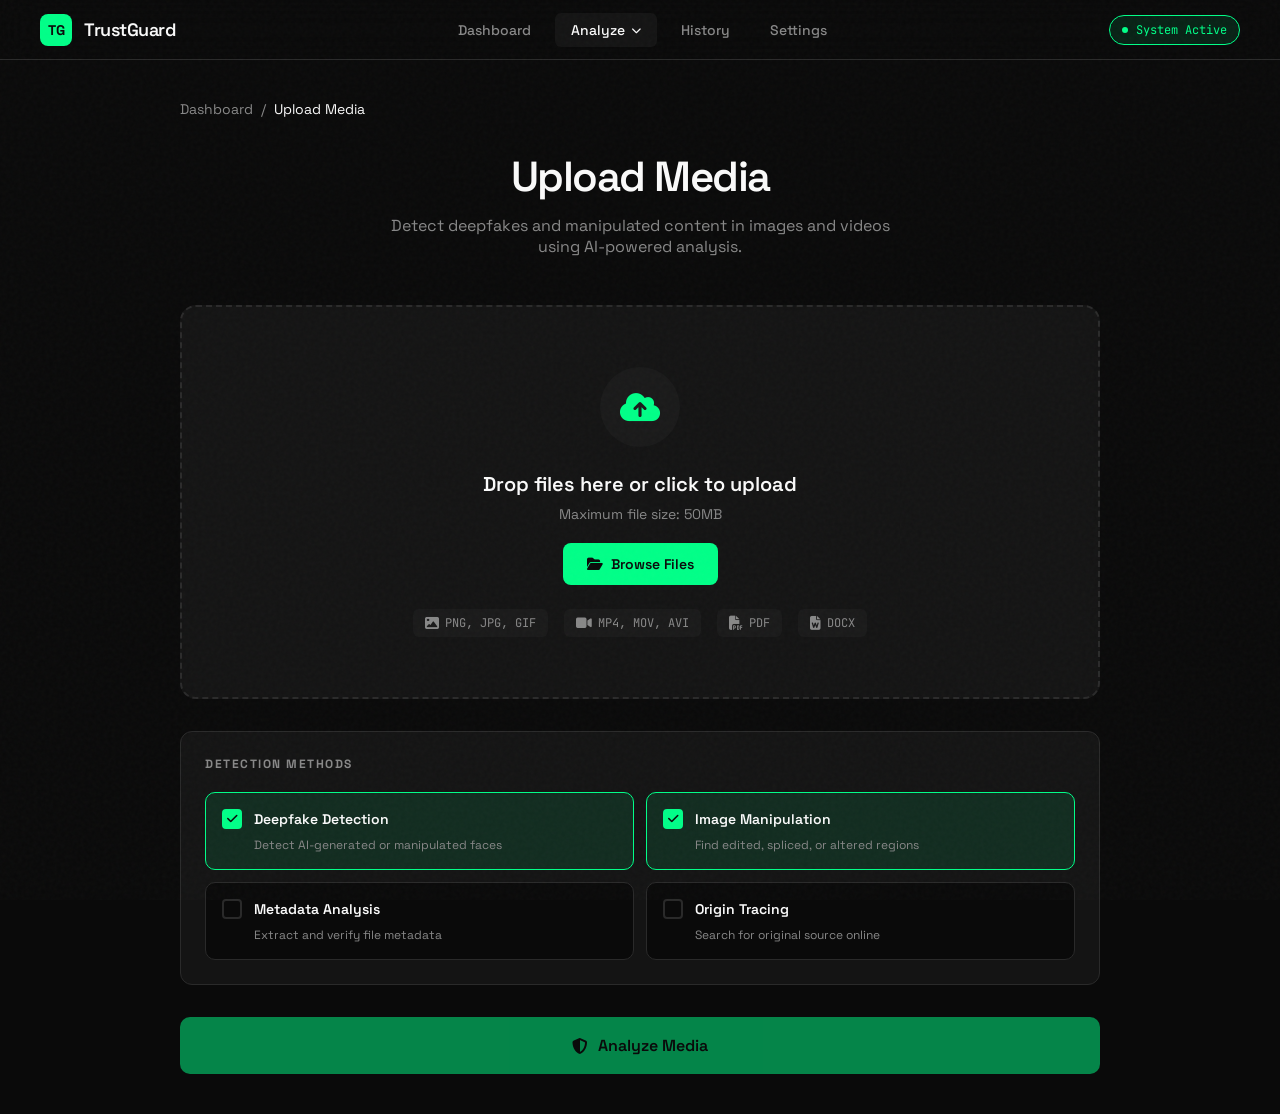
<file: upload-file.html>
<!DOCTYPE html>
<html lang="en">
<head>
    <meta charset="UTF-8">
    <meta name="viewport" content="width=device-width, initial-scale=1.0">
    <title>Upload Media - TrustGuard AI</title>
    <link rel="stylesheet" href="https://cdnjs.cloudflare.com/ajax/libs/font-awesome/6.4.0/css/all.min.css">
    <link rel="preconnect" href="https://fonts.googleapis.com">
    <link rel="preconnect" href="https://fonts.gstatic.com" crossorigin>
    <link href="https://fonts.googleapis.com/css2?family=Space+Grotesk:wght@300;400;500;600;700&family=JetBrains+Mono:wght@400;500&display=swap" rel="stylesheet">
    <style>
        * {
            margin: 0;
            padding: 0;
            box-sizing: border-box;
        }

        :root {
            --bg: #0a0a0a;
            --surface: #141414;
            --surface-2: #1a1a1a;
            --surface-3: #222;
            --border: #2a2a2a;
            --text: #fafafa;
            --text-muted: #888;
            --accent: #00ff88;
            --accent-dim: rgba(0, 255, 136, 0.1);
            --danger: #ff4757;
            --warning: #ffa502;
            --info: #3498db;
        }

        body {
            font-family: 'Space Grotesk', sans-serif;
            background: var(--bg);
            color: var(--text);
            min-height: 100vh;
        }

        body::before {
            content: '';
            position: fixed;
            top: 0;
            left: 0;
            width: 100%;
            height: 100%;
            background-image: url("data:image/svg+xml,%3Csvg viewBox='0 0 256 256' xmlns='http://www.w3.org/2000/svg'%3E%3Cfilter id='noise'%3E%3CfeTurbulence type='fractalNoise' baseFrequency='0.9' numOctaves='4' stitchTiles='stitch'/%3E%3C/filter%3E%3Crect width='100%25' height='100%25' filter='url(%23noise)'/%3E%3C/svg%3E");
            opacity: 0.03;
            pointer-events: none;
            z-index: 1000;
        }

        /* Top Navigation */
        .topnav {
            position: fixed;
            top: 0;
            left: 0;
            right: 0;
            height: 60px;
            background: rgba(10, 10, 10, 0.8);
            backdrop-filter: blur(20px);
            border-bottom: 1px solid var(--border);
            display: flex;
            align-items: center;
            justify-content: space-between;
            padding: 0 40px;
            z-index: 100;
        }

        .logo {
            display: flex;
            align-items: center;
            gap: 12px;
            font-weight: 600;
            font-size: 18px;
            letter-spacing: -0.5px;
            text-decoration: none;
            color: var(--text);
        }

        .logo-mark {
            width: 32px;
            height: 32px;
            background: var(--accent);
            border-radius: 8px;
            display: flex;
            align-items: center;
            justify-content: center;
            color: var(--bg);
            font-weight: 700;
            font-size: 14px;
        }

        .nav-links {
            display: flex;
            gap: 8px;
        }

        .nav-links > a, .nav-dropdown > .nav-trigger {
            color: var(--text-muted);
            text-decoration: none;
            padding: 8px 16px;
            border-radius: 6px;
            font-size: 14px;
            font-weight: 500;
            transition: all 0.2s;
            cursor: pointer;
            display: flex;
            align-items: center;
            gap: 6px;
        }

        .nav-links > a:hover, .nav-links > a.active,
        .nav-dropdown:hover > .nav-trigger, .nav-dropdown.active > .nav-trigger {
            color: var(--text);
            background: var(--surface);
        }

        .nav-dropdown {
            position: relative;
        }

        .nav-trigger i {
            font-size: 10px;
            transition: transform 0.2s;
        }

        .nav-dropdown:hover .nav-trigger i {
            transform: rotate(180deg);
        }

        .nav-dropdown-menu {
            position: absolute;
            top: 100%;
            left: 0;
            margin-top: 8px;
            background: var(--surface);
            border: 1px solid var(--border);
            border-radius: 10px;
            padding: 8px;
            min-width: 200px;
            opacity: 0;
            visibility: hidden;
            transform: translateY(-10px);
            transition: all 0.2s;
            z-index: 200;
        }

        .nav-dropdown:hover .nav-dropdown-menu {
            opacity: 1;
            visibility: visible;
            transform: translateY(0);
        }

        .nav-dropdown-menu a {
            display: flex;
            align-items: center;
            gap: 12px;
            padding: 12px 14px;
            color: var(--text-muted);
            text-decoration: none;
            border-radius: 6px;
            font-size: 14px;
            transition: all 0.2s;
        }

        .nav-dropdown-menu a:hover {
            color: var(--text);
            background: var(--bg);
        }

        .nav-dropdown-menu a i {
            width: 18px;
            color: var(--accent);
        }

        .nav-dropdown-menu a span {
            flex: 1;
        }

        .nav-right {
            display: flex;
            align-items: center;
            gap: 16px;
        }

        .status-badge {
            display: flex;
            align-items: center;
            gap: 8px;
            padding: 6px 12px;
            background: var(--accent-dim);
            border: 1px solid var(--accent);
            border-radius: 20px;
            font-size: 12px;
            font-family: 'JetBrains Mono', monospace;
            color: var(--accent);
        }

        .status-dot {
            width: 6px;
            height: 6px;
            background: var(--accent);
            border-radius: 50%;
            animation: pulse 2s infinite;
        }

        @keyframes pulse {
            0%, 100% { opacity: 1; }
            50% { opacity: 0.4; }
        }

        /* Main Content */
        .main-container {
            margin-top: 60px;
            padding: 40px;
            max-width: 1000px;
            margin-left: auto;
            margin-right: auto;
        }

        /* Breadcrumb */
        .breadcrumb {
            display: flex;
            align-items: center;
            gap: 8px;
            margin-bottom: 32px;
            font-size: 14px;
        }

        .breadcrumb a {
            color: var(--text-muted);
            text-decoration: none;
            transition: color 0.2s;
        }

        .breadcrumb a:hover {
            color: var(--accent);
        }

        .breadcrumb span {
            color: var(--text-muted);
        }

        .breadcrumb .current {
            color: var(--text);
        }

        /* Page Header */
        .page-header {
            text-align: center;
            margin-bottom: 48px;
        }

        .page-header h1 {
            font-size: 42px;
            font-weight: 600;
            letter-spacing: -1.5px;
            margin-bottom: 12px;
        }

        .page-header p {
            font-size: 16px;
            color: var(--text-muted);
            max-width: 500px;
            margin: 0 auto;
        }

        /* Upload Zone */
        .upload-zone {
            background: var(--surface);
            border: 2px dashed var(--border);
            border-radius: 16px;
            padding: 60px 40px;
            text-align: center;
            cursor: pointer;
            transition: all 0.3s ease;
            margin-bottom: 32px;
        }

        .upload-zone:hover, .upload-zone.dragover {
            border-color: var(--accent);
            background: var(--accent-dim);
        }

        .upload-icon {
            width: 80px;
            height: 80px;
            background: var(--surface-2);
            border-radius: 50%;
            display: flex;
            align-items: center;
            justify-content: center;
            margin: 0 auto 24px;
            font-size: 32px;
            color: var(--accent);
            transition: all 0.3s;
        }

        .upload-zone:hover .upload-icon {
            transform: translateY(-4px);
            box-shadow: 0 10px 30px rgba(0, 255, 136, 0.2);
        }

        .upload-title {
            font-size: 20px;
            font-weight: 600;
            margin-bottom: 8px;
        }

        .upload-subtitle {
            color: var(--text-muted);
            font-size: 14px;
            margin-bottom: 20px;
        }

        .upload-btn {
            display: inline-flex;
            align-items: center;
            gap: 8px;
            padding: 12px 24px;
            background: var(--accent);
            border: none;
            border-radius: 8px;
            font-family: 'Space Grotesk', sans-serif;
            font-size: 14px;
            font-weight: 600;
            color: var(--bg);
            cursor: pointer;
            transition: all 0.2s;
        }

        .upload-btn:hover {
            transform: translateY(-2px);
        }

        .upload-formats {
            margin-top: 24px;
            display: flex;
            justify-content: center;
            gap: 16px;
            flex-wrap: wrap;
        }

        .format-tag {
            display: flex;
            align-items: center;
            gap: 6px;
            padding: 6px 12px;
            background: var(--surface-2);
            border-radius: 6px;
            font-size: 12px;
            color: var(--text-muted);
            font-family: 'JetBrains Mono', monospace;
        }

        .format-tag i {
            font-size: 14px;
        }

        /* File Preview */
        .file-preview {
            display: none;
            background: var(--surface);
            border: 1px solid var(--border);
            border-radius: 12px;
            padding: 24px;
            margin-bottom: 32px;
        }

        .file-preview.visible {
            display: block;
        }

        .preview-header {
            display: flex;
            justify-content: space-between;
            align-items: center;
            margin-bottom: 20px;
        }

        .preview-title {
            font-size: 12px;
            text-transform: uppercase;
            letter-spacing: 1.5px;
            color: var(--text-muted);
        }

        .remove-file {
            background: none;
            border: none;
            color: var(--danger);
            cursor: pointer;
            font-size: 14px;
            display: flex;
            align-items: center;
            gap: 6px;
            font-family: 'Space Grotesk', sans-serif;
        }

        .preview-content {
            display: flex;
            align-items: center;
            gap: 20px;
        }

        .preview-thumbnail {
            width: 120px;
            height: 120px;
            background: var(--surface-2);
            border-radius: 8px;
            display: flex;
            align-items: center;
            justify-content: center;
            overflow: hidden;
        }

        .preview-thumbnail img {
            max-width: 100%;
            max-height: 100%;
            object-fit: cover;
        }

        .preview-thumbnail i {
            font-size: 40px;
            color: var(--text-muted);
        }

        .preview-info {
            flex: 1;
        }

        .preview-filename {
            font-size: 16px;
            font-weight: 600;
            margin-bottom: 8px;
        }

        .preview-meta {
            display: flex;
            gap: 16px;
            color: var(--text-muted);
            font-size: 13px;
        }

        .preview-meta span {
            display: flex;
            align-items: center;
            gap: 6px;
        }

        /* Analysis Options */
        .options-section {
            background: var(--surface);
            border: 1px solid var(--border);
            border-radius: 12px;
            padding: 24px;
            margin-bottom: 32px;
        }

        .options-title {
            font-size: 12px;
            text-transform: uppercase;
            letter-spacing: 1.5px;
            color: var(--text-muted);
            margin-bottom: 20px;
        }

        .options-grid {
            display: grid;
            grid-template-columns: repeat(2, 1fr);
            gap: 12px;
        }

        .option-card {
            background: var(--bg);
            border: 1px solid var(--border);
            border-radius: 10px;
            padding: 16px;
            cursor: pointer;
            transition: all 0.2s;
        }

        .option-card:hover, .option-card.selected {
            border-color: var(--accent);
            background: var(--accent-dim);
        }

        .option-card.selected .option-check {
            background: var(--accent);
            border-color: var(--accent);
        }

        .option-card.selected .option-check i {
            display: block;
        }

        .option-header {
            display: flex;
            align-items: center;
            gap: 12px;
            margin-bottom: 8px;
        }

        .option-check {
            width: 20px;
            height: 20px;
            border: 2px solid var(--border);
            border-radius: 4px;
            display: flex;
            align-items: center;
            justify-content: center;
            color: var(--bg);
            font-size: 12px;
        }

        .option-check i {
            display: none;
        }

        .option-name {
            font-weight: 600;
            font-size: 14px;
        }

        .option-desc {
            font-size: 12px;
            color: var(--text-muted);
            padding-left: 32px;
        }

        /* Analyze Button */
        .analyze-btn {
            width: 100%;
            padding: 18px;
            background: var(--accent);
            border: none;
            border-radius: 10px;
            font-family: 'Space Grotesk', sans-serif;
            font-size: 16px;
            font-weight: 600;
            color: var(--bg);
            cursor: pointer;
            display: flex;
            align-items: center;
            justify-content: center;
            gap: 10px;
            transition: all 0.3s;
        }

        .analyze-btn:hover {
            transform: translateY(-2px);
            box-shadow: 0 10px 30px rgba(0, 255, 136, 0.2);
        }

        .analyze-btn:disabled {
            opacity: 0.5;
            cursor: not-allowed;
            transform: none;
        }

        /* Results */
        .results-section {
            display: none;
            margin-top: 40px;
        }

        .results-section.visible {
            display: block;
        }

        .results-header {
            display: flex;
            justify-content: space-between;
            align-items: center;
            margin-bottom: 24px;
        }

        .results-title {
            font-size: 24px;
            font-weight: 600;
        }

        .results-grid {
            display: grid;
            grid-template-columns: 200px 1fr;
            gap: 24px;
        }

        .result-score-card {
            background: var(--surface);
            border: 1px solid var(--border);
            border-radius: 12px;
            padding: 24px;
            text-align: center;
        }

        .result-score {
            font-size: 56px;
            font-weight: 700;
            font-family: 'JetBrains Mono', monospace;
            color: var(--accent);
            margin-bottom: 8px;
        }

        .result-score.warning { color: var(--warning); }
        .result-score.danger { color: var(--danger); }

        .result-label {
            font-size: 13px;
            color: var(--text-muted);
            text-transform: uppercase;
            letter-spacing: 1px;
        }

        .result-details {
            background: var(--surface);
            border: 1px solid var(--border);
            border-radius: 12px;
            padding: 24px;
        }

        .detail-item {
            display: flex;
            justify-content: space-between;
            align-items: center;
            padding: 14px 0;
            border-bottom: 1px solid var(--border);
        }

        .detail-item:last-child {
            border-bottom: none;
        }

        .detail-label {
            font-size: 14px;
            color: var(--text-muted);
        }

        .detail-value {
            font-size: 14px;
            font-weight: 600;
            font-family: 'JetBrains Mono', monospace;
        }

        .detail-value.success { color: var(--accent); }
        .detail-value.warning { color: var(--warning); }
        .detail-value.danger { color: var(--danger); }

        /* Responsive */
        @media (max-width: 768px) {
            .main-container {
                padding: 24px;
            }

            .page-header h1 {
                font-size: 32px;
            }

            .options-grid {
                grid-template-columns: 1fr;
            }

            .results-grid {
                grid-template-columns: 1fr;
            }
        }
    </style>
</head>
<body>
    <!-- Top Navigation -->
    <nav class="topnav">
        <a href="index.html" class="logo">
            <div class="logo-mark">TG</div>
            <span>TrustGuard</span>
        </a>

        <div class="nav-links">
            <a href="index.html">Dashboard</a>
            <div class="nav-dropdown active">
                <span class="nav-trigger">Analyze <i class="fas fa-chevron-down"></i></span>
                <div class="nav-dropdown-menu">
                    <a href="analyze-text.html"><i class="fas fa-align-left"></i> <span>Analyze Text</span></a>
                    <a href="upload-file.html"><i class="fas fa-cloud-arrow-up"></i> <span>Upload Media</span></a>
                    <a href="scan-url.html"><i class="fas fa-globe"></i> <span>Scan URL</span></a>
                </div>
            </div>
            <a href="history.html">History</a>
            <a href="#">Settings</a>
        </div>

        <div class="nav-right">
            <div class="status-badge">
                <span class="status-dot"></span>
                <span>System Active</span>
            </div>
        </div>
    </nav>

    <!-- Main Content -->
    <div class="main-container">
        
        <!-- Breadcrumb -->
        <div class="breadcrumb">
            <a href="index.html">Dashboard</a>
            <span>/</span>
            <span class="current">Upload Media</span>
        </div>

        <!-- Page Header -->
        <div class="page-header">
            <h1>Upload Media</h1>
            <p>Detect deepfakes and manipulated content in images and videos using AI-powered analysis.</p>
        </div>

        <!-- Upload Zone -->
        <div class="upload-zone" id="uploadZone">
            <input type="file" id="fileInput" accept="image/*,video/*,.pdf,.docx" hidden>
            <div class="upload-icon">
                <i class="fas fa-cloud-arrow-up"></i>
            </div>
            <h3 class="upload-title">Drop files here or click to upload</h3>
            <p class="upload-subtitle">Maximum file size: 50MB</p>
            <button class="upload-btn" onclick="document.getElementById('fileInput').click()">
                <i class="fas fa-folder-open"></i>
                Browse Files
            </button>
            <div class="upload-formats">
                <span class="format-tag"><i class="fas fa-image"></i> PNG, JPG, GIF</span>
                <span class="format-tag"><i class="fas fa-video"></i> MP4, MOV, AVI</span>
                <span class="format-tag"><i class="fas fa-file-pdf"></i> PDF</span>
                <span class="format-tag"><i class="fas fa-file-word"></i> DOCX</span>
            </div>
        </div>

        <!-- File Preview -->
        <div class="file-preview" id="filePreview">
            <div class="preview-header">
                <span class="preview-title">Selected File</span>
                <button class="remove-file" id="removeFile">
                    <i class="fas fa-times"></i> Remove
                </button>
            </div>
            <div class="preview-content">
                <div class="preview-thumbnail" id="previewThumbnail">
                    <i class="fas fa-file"></i>
                </div>
                <div class="preview-info">
                    <div class="preview-filename" id="fileName">filename.jpg</div>
                    <div class="preview-meta">
                        <span><i class="fas fa-file"></i> <span id="fileType">Image</span></span>
                        <span><i class="fas fa-database"></i> <span id="fileSize">2.4 MB</span></span>
                    </div>
                </div>
            </div>
        </div>

        <!-- Analysis Options -->
        <div class="options-section">
            <h4 class="options-title">Detection Methods</h4>
            <div class="options-grid">
                <div class="option-card selected" data-option="deepfake">
                    <div class="option-header">
                        <span class="option-check"><i class="fas fa-check"></i></span>
                        <span class="option-name">Deepfake Detection</span>
                    </div>
                    <p class="option-desc">Detect AI-generated or manipulated faces</p>
                </div>

                <div class="option-card selected" data-option="manipulation">
                    <div class="option-header">
                        <span class="option-check"><i class="fas fa-check"></i></span>
                        <span class="option-name">Image Manipulation</span>
                    </div>
                    <p class="option-desc">Find edited, spliced, or altered regions</p>
                </div>

                <div class="option-card" data-option="metadata">
                    <div class="option-header">
                        <span class="option-check"><i class="fas fa-check"></i></span>
                        <span class="option-name">Metadata Analysis</span>
                    </div>
                    <p class="option-desc">Extract and verify file metadata</p>
                </div>

                <div class="option-card" data-option="origin">
                    <div class="option-header">
                        <span class="option-check"><i class="fas fa-check"></i></span>
                        <span class="option-name">Origin Tracing</span>
                    </div>
                    <p class="option-desc">Search for original source online</p>
                </div>
            </div>
        </div>

        <!-- Analyze Button -->
        <button class="analyze-btn" id="analyzeBtn" disabled>
            <i class="fas fa-shield-halved"></i>
            Analyze Media
        </button>

        <!-- Results Section -->
        <div class="results-section" id="resultsSection">
            <div class="results-header">
                <h2 class="results-title">Analysis Results</h2>
            </div>
            <div class="results-grid">
                <div class="result-score-card">
                    <div class="result-score" id="resultScore">87</div>
                    <div class="result-label">Trust Score</div>
                </div>
                <div class="result-details" id="resultDetails">
                    <div class="detail-item">
                        <span class="detail-label">Deepfake Detection</span>
                        <span class="detail-value success">No deepfake detected</span>
                    </div>
                    <div class="detail-item">
                        <span class="detail-label">Manipulation Check</span>
                        <span class="detail-value success">No alterations found</span>
                    </div>
                    <div class="detail-item">
                        <span class="detail-label">Metadata Status</span>
                        <span class="detail-value warning">Partially stripped</span>
                    </div>
                    <div class="detail-item">
                        <span class="detail-label">AI Generation</span>
                        <span class="detail-value success">12% probability</span>
                    </div>
                </div>
            </div>
        </div>
    </div>

    <script>
        const API_URL = 'http://localhost:5001';
        const uploadZone = document.getElementById('uploadZone');
        const fileInput = document.getElementById('fileInput');
        const filePreview = document.getElementById('filePreview');
        const analyzeBtn = document.getElementById('analyzeBtn');
        const resultsSection = document.getElementById('resultsSection');
        
        let selectedFile = null;

        // Drag and drop
        uploadZone.addEventListener('dragover', (e) => {
            e.preventDefault();
            uploadZone.classList.add('dragover');
        });

        uploadZone.addEventListener('dragleave', () => {
            uploadZone.classList.remove('dragover');
        });

        uploadZone.addEventListener('drop', (e) => {
            e.preventDefault();
            uploadZone.classList.remove('dragover');
            const file = e.dataTransfer.files[0];
            if (file) handleFile(file);
        });

        uploadZone.addEventListener('click', () => {
            fileInput.click();
        });

        fileInput.addEventListener('change', (e) => {
            const file = e.target.files[0];
            if (file) handleFile(file);
        });

        function handleFile(file) {
            selectedFile = file;
            document.getElementById('fileName').textContent = file.name;
            document.getElementById('fileSize').textContent = formatSize(file.size);
            document.getElementById('fileType').textContent = file.type.split('/')[0] || 'Document';
            
            const thumbnail = document.getElementById('previewThumbnail');
            if (file.type.startsWith('image/')) {
                const reader = new FileReader();
                reader.onload = (e) => {
                    thumbnail.innerHTML = `<img src="${e.target.result}" alt="Preview">`;
                };
                reader.readAsDataURL(file);
            } else if (file.type.startsWith('video/')) {
                thumbnail.innerHTML = '<i class="fas fa-video"></i>';
            } else {
                thumbnail.innerHTML = '<i class="fas fa-file"></i>';
            }

            filePreview.classList.add('visible');
            uploadZone.style.display = 'none';
            analyzeBtn.disabled = false;
            resultsSection.classList.remove('visible');
        }

        function formatSize(bytes) {
            if (bytes < 1024) return bytes + ' B';
            if (bytes < 1024 * 1024) return (bytes / 1024).toFixed(1) + ' KB';
            return (bytes / (1024 * 1024)).toFixed(1) + ' MB';
        }

        document.getElementById('removeFile').addEventListener('click', () => {
            selectedFile = null;
            filePreview.classList.remove('visible');
            uploadZone.style.display = 'block';
            analyzeBtn.disabled = true;
            fileInput.value = '';
            resultsSection.classList.remove('visible');
        });

        // Option cards
        document.querySelectorAll('.option-card').forEach(card => {
            card.addEventListener('click', () => {
                card.classList.toggle('selected');
            });
        });

        // Get selected options
        function getSelectedOptions() {
            const options = {};
            document.querySelectorAll('.option-card.selected').forEach(card => {
                options[card.dataset.option] = true;
            });
            return options;
        }

        // Update results display
        function updateResults(data) {
            const score = Math.round(data.trust_score || 50);
            const scoreEl = document.getElementById('resultScore');
            scoreEl.textContent = score;
            
            // Set score color class
            scoreEl.className = 'result-score';
            if (score >= 70) scoreEl.classList.add('success');
            else if (score >= 40) scoreEl.classList.add('warning');
            else scoreEl.classList.add('danger');
            
            // Update details
            const detailsEl = document.getElementById('resultDetails');
            const details = data.details || {};
            
            let detailsHTML = '';
            
            // Deepfake detection
            if (details.deepfake_detection) {
                const df = details.deepfake_detection;
                detailsHTML += `
                    <div class="detail-item">
                        <span class="detail-label">Deepfake Detection</span>
                        <span class="detail-value ${df.status}">${df.label}</span>
                    </div>
                `;
            }
            
            // Manipulation check
            if (details.manipulation_check) {
                const mc = details.manipulation_check;
                detailsHTML += `
                    <div class="detail-item">
                        <span class="detail-label">Manipulation Check</span>
                        <span class="detail-value ${mc.status}">${mc.label}</span>
                    </div>
                `;
            }
            
            // Content safety
            if (details.content_safety) {
                const cs = details.content_safety;
                detailsHTML += `
                    <div class="detail-item">
                        <span class="detail-label">Content Safety</span>
                        <span class="detail-value ${cs.status}">${cs.label}</span>
                    </div>
                `;
            }
            
            // AI generation
            if (details.ai_generation) {
                const ai = details.ai_generation;
                detailsHTML += `
                    <div class="detail-item">
                        <span class="detail-label">AI Generation</span>
                        <span class="detail-value ${ai.status}">${ai.label}</span>
                    </div>
                `;
            }
            
            // Video-specific details
            if (data.content_type === 'video') {
                // Frame analysis detail
                if (details.frame_analysis) {
                    const fa = details.frame_analysis;
                    detailsHTML += `
                        <div class="detail-item">
                            <span class="detail-label">AI Frame Analysis</span>
                            <span class="detail-value ${fa.status}">${fa.label}</span>
                        </div>
                    `;
                }
                
                detailsHTML += `
                    <div class="detail-item">
                        <span class="detail-label">Frames Analyzed</span>
                        <span class="detail-value">${data.frames_analyzed || 0} of ${data.total_frames || 0}</span>
                    </div>
                    <div class="detail-item">
                        <span class="detail-label">Video Duration</span>
                        <span class="detail-value">${data.duration_seconds || 0}s @ ${data.fps || 0} FPS</span>
                    </div>
                `;
                
                // Show AI detection confidence
                if (data.ai_frame_ratio !== undefined) {
                    const aiRatio = data.ai_frame_ratio;
                    const ratioStatus = aiRatio > 50 ? 'danger' : aiRatio > 30 ? 'warning' : 'success';
                    detailsHTML += `
                        <div class="detail-item">
                            <span class="detail-label">AI Detection Confidence</span>
                            <span class="detail-value ${ratioStatus}">${aiRatio}% of frames flagged</span>
                        </div>
                    `;
                }
            }
            
            // Status label
            if (data.status_label) {
                detailsHTML += `
                    <div class="detail-item" style="margin-top: 16px; padding-top: 16px; border-top: 1px solid var(--border);">
                        <span class="detail-label">Overall Assessment</span>
                        <span class="detail-value ${data.status === 'verified' ? 'success' : data.status === 'warning' ? 'warning' : 'danger'}">${data.status_label}</span>
                    </div>
                `;
            }
            
            // Fallback if no details
            if (!detailsHTML) {
                detailsHTML = `
                    <div class="detail-item">
                        <span class="detail-label">Analysis</span>
                        <span class="detail-value">${data.label || 'Complete'}</span>
                    </div>
                `;
            }
            
            detailsEl.innerHTML = detailsHTML;
            resultsSection.classList.add('visible');
        }

        // Show error
        function showError(message) {
            const detailsEl = document.getElementById('resultDetails');
            document.getElementById('resultScore').textContent = '!';
            document.getElementById('resultScore').className = 'result-score danger';
            detailsEl.innerHTML = `
                <div class="detail-item">
                    <span class="detail-label">Error</span>
                    <span class="detail-value danger">${message}</span>
                </div>
                <div class="detail-item">
                    <span class="detail-label">Solution</span>
                    <span class="detail-value">Make sure the backend server is running with ML dependencies installed.</span>
                </div>
            `;
            resultsSection.classList.add('visible');
        }

        // Analyze
        analyzeBtn.addEventListener('click', async () => {
            if (!selectedFile) {
                alert('Please select a file first');
                return;
            }
            
            analyzeBtn.disabled = true;
            analyzeBtn.innerHTML = '<i class="fas fa-spinner fa-spin"></i> Analyzing with AI...';
            resultsSection.classList.remove('visible');

            try {
                // Create form data for file upload
                const formData = new FormData();
                formData.append('file', selectedFile);
                formData.append('kid_safe_mode', 'false');
                
                const response = await fetch(`${API_URL}/api/analyze/media`, {
                    method: 'POST',
                    body: formData
                });
                
                const data = await response.json();
                
                if (data.success) {
                    updateResults(data);
                } else {
                    showError(data.error || 'Analysis failed');
                }
                
            } catch (error) {
                console.error('API Error:', error);
                showError('Could not connect to server. Make sure the backend is running.');
            } finally {
                analyzeBtn.innerHTML = '<i class="fas fa-shield-halved"></i> Analyze Media';
                analyzeBtn.disabled = false;
            }
        });

        // Check server status on load
        (async function checkServer() {
            try {
                const response = await fetch(`${API_URL}/api/analyze/media/status`);
                const status = await response.json();
                console.log('Media Analyzer Status:', status);
                
                if (!status.ml_available) {
                    console.warn('⚠ ML libraries not installed. Install with: pip install torch transformers pillow opencv-python');
                }
                if (!status.models_loaded) {
                    console.log('Models will be loaded on first analysis...');
                }
            } catch (e) {
                console.warn('⚠ Backend server not detected. Start with: python backend/server.py');
            }
        })();
    </script>
</body>
</html>
</file>
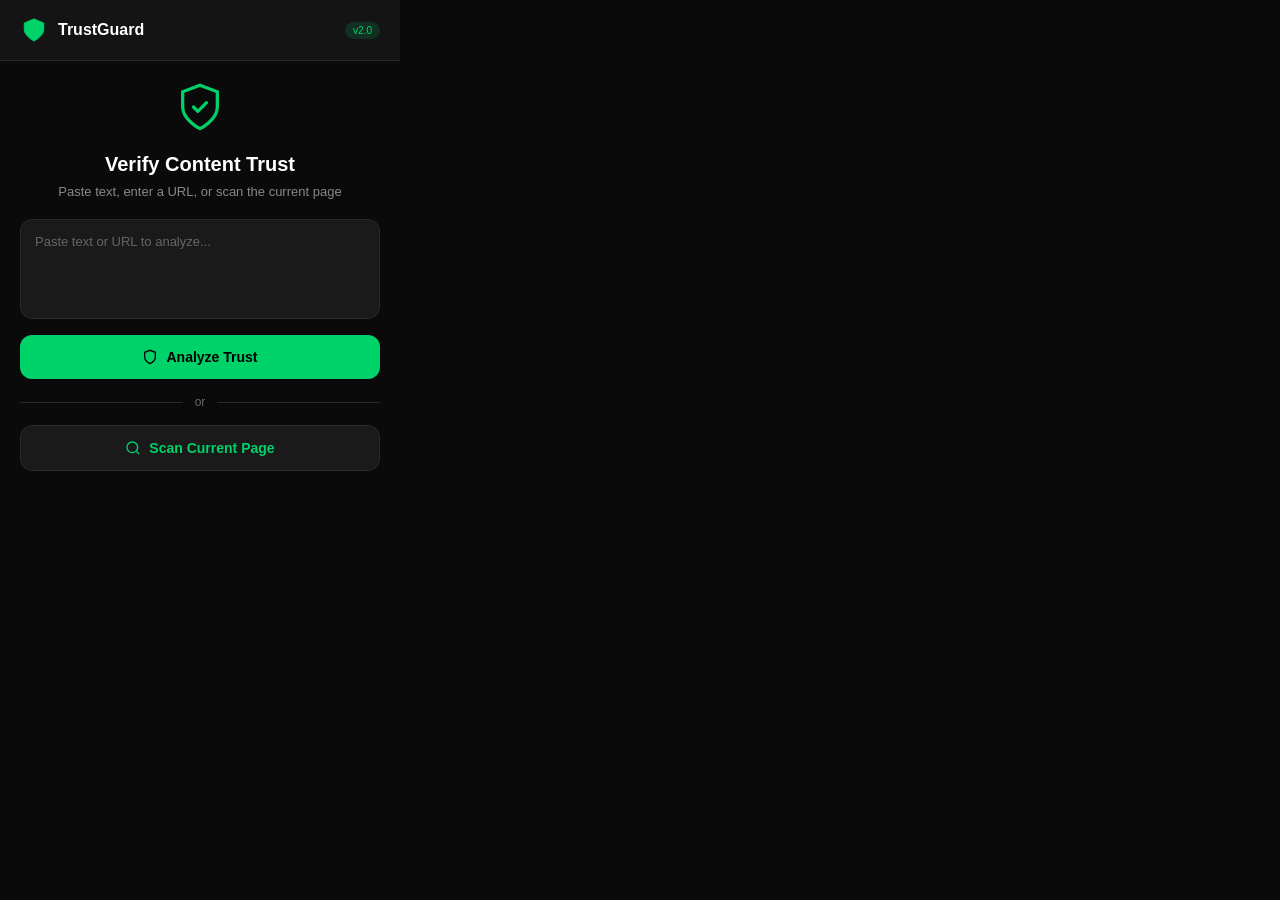
<file: extension/popup/popup.html>
<!DOCTYPE html>
<html lang="en">
<head>
  <meta charset="UTF-8">
  <meta name="viewport" content="width=device-width, initial-scale=1.0">
  <title>TrustGuard AI</title>
  <link rel="stylesheet" href="popup.css">
</head>
<body>
  <div class="container">
    <!-- Header -->
    <header class="header">
      <div class="logo">
        <svg width="28" height="28" viewBox="0 0 40 40" fill="none">
          <path d="M20 4L34 10V20C34 28 20 36 20 36S6 28 6 20V10L20 4Z" fill="#00d26a"/>
          <path d="M14 20L18 24L26 16" stroke="#000000" stroke-width="2.5" stroke-linecap="round" stroke-linejoin="round" fill="none"/>
        </svg>
        <span>TrustGuard</span>
      </div>
      <span class="version">v2.0</span>
    </header>

    <!-- Main Content -->
    <main class="main">
      
      <!-- Initial State -->
      <section id="initial-state" class="state">
        <div class="welcome-icon">
          <svg width="52" height="52" viewBox="0 0 24 24" fill="none" stroke="#00d26a" stroke-width="1.5">
            <path d="M12 22s8-4 8-10V5l-8-3-8 3v7c0 6 8 10 8 10z"/>
            <path d="M9 12l2 2 4-4" stroke-linecap="round" stroke-linejoin="round"/>
          </svg>
        </div>
        <h2>Verify Content Trust</h2>
        <p>Paste text, enter a URL, or scan the current page</p>
        
        <div class="input-group">
          <textarea id="input-text" placeholder="Paste text or URL to analyze..."></textarea>
          <button id="btn-analyze" class="btn btn-primary">
            <svg width="16" height="16" viewBox="0 0 24 24" fill="none" stroke="currentColor" stroke-width="2">
              <path d="M12 22s8-4 8-10V5l-8-3-8 3v7c0 6 8 10 8 10z"/>
            </svg>
            <span>Analyze Trust</span>
          </button>
        </div>
        
        <div class="divider"><span>or</span></div>
        
        <button id="btn-scan-page" class="btn btn-secondary">
          <svg width="16" height="16" viewBox="0 0 24 24" fill="none" stroke="currentColor" stroke-width="2">
            <circle cx="11" cy="11" r="8"/>
            <path d="M21 21l-4.35-4.35"/>
          </svg>
          <span>Scan Current Page</span>
        </button>
      </section>

      <!-- Loading State -->
      <section id="loading-state" class="state" style="display:none;">
        <div class="loader">
          <div class="spinner"></div>
        </div>
        <h3>Analyzing Content...</h3>
        <p id="loading-text">Connecting to AI models</p>
        <div class="progress-bar">
          <div id="progress" class="progress"></div>
        </div>
      </section>

      <!-- Results State -->
      <section id="results-state" class="state" style="display:none;">
        
        <!-- Score Card -->
        <div class="score-card">
          <div class="score-circle">
            <svg viewBox="0 0 100 100">
              <circle cx="50" cy="50" r="45"/>
              <circle id="score-ring" cx="50" cy="50" r="45" 
                      stroke-dasharray="283" stroke-dashoffset="283"/>
            </svg>
            <div class="score-text">
              <span id="score-value">0</span>
              <span class="score-label">Trust Score</span>
            </div>
          </div>
          <div id="verdict" class="verdict high">HIGH TRUST</div>
        </div>

        <!-- AI Detection Alert -->
        <div id="ai-alert" class="alert alert-warning" style="display:none;">
          <span>🤖</span>
          <span id="ai-alert-text">AI-generated content detected</span>
        </div>

        <!-- Analysis Notice -->
        <div id="analysis-notice" class="notice" style="display:none;">
          <span id="notice-text"></span>
        </div>

        <!-- Pillars -->
        <div class="pillars">
          
          <!-- Information Trust -->
          <div id="pillar-info" class="pillar-card">
            <div class="pillar-header">
              <span class="pillar-icon">📝</span>
              <span class="pillar-name">Information Trust</span>
              <span id="info-score" class="pillar-score">--</span>
            </div>
            <div id="info-details" class="pillar-details"></div>
          </div>

          <!-- Media Trust -->
          <div id="pillar-media" class="pillar-card">
            <div class="pillar-header">
              <span class="pillar-icon">🖼️</span>
              <span class="pillar-name">Media Trust</span>
              <span id="media-score" class="pillar-score">--</span>
            </div>
            <div id="media-details" class="pillar-details"></div>
          </div>
        </div>

        <!-- Findings -->
        <div id="findings-section" class="findings" style="display:none;">
          <h4>Key Findings</h4>
          <div id="findings-list"></div>
        </div>

        <!-- Actions -->
        <div class="actions">
          <button id="btn-new" class="btn btn-primary">
            <span>New Analysis</span>
          </button>
          <button id="btn-view-report" class="btn btn-secondary" style="display:none;">
            <svg width="16" height="16" viewBox="0 0 24 24" fill="none" stroke="currentColor" stroke-width="2">
              <path d="M18 13v6a2 2 0 0 1-2 2H5a2 2 0 0 1-2-2V8a2 2 0 0 1 2-2h6"/>
              <polyline points="15 3 21 3 21 9"/>
              <line x1="10" y1="14" x2="21" y2="3"/>
            </svg>
            <span>View Full Report</span>
          </button>
          <button id="btn-highlight" class="btn btn-secondary" style="display:none;">
            <span>🔍 Highlight Issues</span>
          </button>
        </div>
      </section>

    </main>
  </div>
  <script src="popup.js"></script>
</body>
</html>
</file>
<file: extension/popup/popup.css>
* {
  margin: 0;
  padding: 0;
  box-sizing: border-box;
}

:root {
  --bg-primary: #0a0a0a;
  --bg-secondary: #141414;
  --bg-card: #1a1a1a;
  --bg-card-hover: #222222;
  --text-primary: #ffffff;
  --text-secondary: #888888;
  --text-muted: #666666;
  --accent: #00d26a;
  --accent-light: #00ff88;
  --accent-dark: #00a855;
  --border: #2a2a2a;
  --error: #ff4757;
  --warning: #ffa502;
  --success: #00d26a;
}

body {
  width: 400px;
  min-height: 520px;
  font-family: -apple-system, BlinkMacSystemFont, 'Segoe UI', Roboto, sans-serif;
  background: var(--bg-primary);
  color: var(--text-primary);
}

.container {
  display: flex;
  flex-direction: column;
  min-height: 520px;
}

/* Header */
.header {
  display: flex;
  justify-content: space-between;
  align-items: center;
  padding: 16px 20px;
  background: var(--bg-secondary);
  border-bottom: 1px solid var(--border);
}

.logo {
  display: flex;
  align-items: center;
  gap: 10px;
  font-size: 16px;
  font-weight: 600;
  color: var(--text-primary);
}

.logo svg path {
  stroke: var(--accent);
}

.logo svg path:first-child {
  fill: var(--accent);
}

.version {
  font-size: 10px;
  color: var(--accent);
  background: rgba(0, 210, 106, 0.15);
  padding: 3px 8px;
  border-radius: 10px;
  font-weight: 500;
}

/* Main */
.main {
  flex: 1;
  padding: 20px;
  overflow-y: auto;
  background: var(--bg-primary);
}

.state {
  animation: fadeIn 0.3s ease;
}

@keyframes fadeIn {
  from { opacity: 0; transform: translateY(8px); }
  to { opacity: 1; transform: translateY(0); }
}

/* Initial State */
.welcome-icon {
  text-align: center;
  margin-bottom: 16px;
}

.welcome-icon svg {
  stroke: var(--accent);
}

.state h2 {
  text-align: center;
  font-size: 20px;
  margin-bottom: 8px;
  color: var(--text-primary);
}

.state > p {
  text-align: center;
  color: var(--text-secondary);
  font-size: 13px;
  margin-bottom: 20px;
}

/* Input */
.input-group {
  margin-bottom: 16px;
}

textarea {
  width: 100%;
  height: 100px;
  padding: 14px;
  background: var(--bg-card);
  border: 1px solid var(--border);
  border-radius: 12px;
  font-size: 13px;
  font-family: inherit;
  color: var(--text-primary);
  resize: none;
  transition: all 0.2s;
  margin-bottom: 12px;
}

textarea::placeholder {
  color: var(--text-muted);
}

textarea:focus {
  outline: none;
  border-color: var(--accent);
  box-shadow: 0 0 0 3px rgba(0, 210, 106, 0.1);
}

/* Buttons */
.btn {
  width: 100%;
  padding: 14px;
  border: none;
  border-radius: 12px;
  font-size: 14px;
  font-weight: 600;
  cursor: pointer;
  display: flex;
  align-items: center;
  justify-content: center;
  gap: 8px;
  transition: all 0.2s;
}

.btn-primary {
  background: var(--accent);
  color: #000000;
}

.btn-primary:hover {
  background: var(--accent-light);
  transform: translateY(-1px);
  box-shadow: 0 4px 20px rgba(0, 210, 106, 0.3);
}

.btn-secondary {
  background: var(--bg-card);
  color: var(--accent);
  border: 1px solid var(--border);
}

.btn-secondary:hover {
  background: var(--bg-card-hover);
  border-color: var(--accent);
}

.btn-secondary svg {
  stroke: var(--accent);
}

.btn:disabled {
  opacity: 0.5;
  cursor: not-allowed;
  transform: none;
}

/* Divider */
.divider {
  display: flex;
  align-items: center;
  margin: 16px 0;
  color: var(--text-muted);
  font-size: 12px;
}

.divider::before, .divider::after {
  content: '';
  flex: 1;
  height: 1px;
  background: var(--border);
}

.divider span {
  padding: 0 12px;
}

/* Loading State */
.loader {
  text-align: center;
  margin-bottom: 20px;
}

.spinner {
  width: 50px;
  height: 50px;
  border: 3px solid var(--border);
  border-top-color: var(--accent);
  border-radius: 50%;
  animation: spin 0.8s linear infinite;
  margin: 0 auto;
}

@keyframes spin {
  to { transform: rotate(360deg); }
}

#loading-state h3 {
  text-align: center;
  margin-bottom: 8px;
  color: var(--text-primary);
}

#loading-state p {
  text-align: center;
  color: var(--text-secondary);
  font-size: 13px;
  margin-bottom: 16px;
}

.progress-bar {
  height: 4px;
  background: var(--border);
  border-radius: 2px;
  overflow: hidden;
}

.progress {
  height: 100%;
  background: var(--accent);
  width: 0%;
  transition: width 0.3s ease;
  border-radius: 2px;
}

/* Results State */
.score-card {
  text-align: center;
  padding: 24px;
  background: var(--bg-card);
  border-radius: 16px;
  border: 1px solid var(--border);
  margin-bottom: 16px;
}

.score-circle {
  position: relative;
  width: 130px;
  height: 130px;
  margin: 0 auto 16px;
}

.score-circle svg {
  width: 100%;
  height: 100%;
  transform: rotate(-90deg);
}

.score-circle circle {
  fill: none;
  stroke-width: 8;
}

.score-circle circle:first-child {
  stroke: var(--border);
}

.score-circle circle:last-child {
  stroke: var(--accent);
  stroke-linecap: round;
  transition: stroke-dashoffset 0.5s ease;
}

.score-text {
  position: absolute;
  top: 50%;
  left: 50%;
  transform: translate(-50%, -50%);
  text-align: center;
}

#score-value {
  display: block;
  font-size: 36px;
  font-weight: 700;
  color: var(--text-primary);
}

.score-label {
  font-size: 10px;
  color: var(--text-muted);
  text-transform: uppercase;
  letter-spacing: 1px;
}

.verdict {
  font-size: 14px;
  font-weight: 700;
  padding: 8px 20px;
  border-radius: 20px;
  display: inline-block;
  text-transform: uppercase;
  letter-spacing: 0.5px;
}

.verdict.high {
  background: rgba(0, 210, 106, 0.15);
  color: var(--accent);
}

.verdict.moderate {
  background: rgba(255, 165, 2, 0.15);
  color: var(--warning);
}

.verdict.low {
  background: rgba(255, 71, 87, 0.15);
  color: var(--error);
}

/* Alert */
.alert {
  display: flex;
  align-items: center;
  gap: 10px;
  padding: 12px 14px;
  border-radius: 10px;
  margin-bottom: 16px;
  font-size: 13px;
  font-weight: 500;
}

.alert-warning {
  background: rgba(255, 165, 2, 0.1);
  color: var(--warning);
  border: 1px solid rgba(255, 165, 2, 0.2);
}

.alert-error {
  background: rgba(255, 71, 87, 0.1);
  color: var(--error);
  border: 1px solid rgba(255, 71, 87, 0.2);
}

.alert-success {
  background: rgba(0, 210, 106, 0.1);
  color: var(--success);
  border: 1px solid rgba(0, 210, 106, 0.2);
}

/* Notice */
.notice {
  background: var(--bg-card);
  color: var(--text-secondary);
  padding: 10px 14px;
  border-radius: 8px;
  font-size: 12px;
  margin-bottom: 16px;
  text-align: center;
  border: 1px solid var(--border);
}

/* Pillar Cards */
.pillars {
  display: flex;
  flex-direction: column;
  gap: 12px;
  margin-bottom: 16px;
}

.pillar-card {
  background: var(--bg-card);
  border-radius: 12px;
  padding: 14px 16px;
  border: 1px solid var(--border);
  transition: all 0.2s;
}

.pillar-card:hover {
  border-color: var(--accent);
  background: var(--bg-card-hover);
}

.pillar-card.not-applicable {
  opacity: 0.5;
}

.pillar-header {
  display: flex;
  align-items: center;
  gap: 10px;
  margin-bottom: 10px;
}

.pillar-icon {
  font-size: 18px;
  width: 32px;
  height: 32px;
  display: flex;
  align-items: center;
  justify-content: center;
  background: rgba(0, 210, 106, 0.1);
  border-radius: 8px;
}

.pillar-name {
  flex: 1;
  font-weight: 600;
  font-size: 14px;
  color: var(--text-primary);
}

.pillar-score {
  font-weight: 700;
  font-size: 14px;
  color: var(--accent);
}

.pillar-score.na {
  color: var(--text-muted);
}

.pillar-details {
  font-size: 12px;
  color: var(--text-secondary);
}

.detail-item {
  display: flex;
  align-items: flex-start;
  gap: 8px;
  padding: 8px 0;
  border-bottom: 1px solid var(--border);
}

.detail-item:last-child {
  border-bottom: none;
  padding-bottom: 0;
}

.detail-icon {
  font-size: 14px;
  flex-shrink: 0;
}

.detail-text {
  flex: 1;
  line-height: 1.4;
}

.na-message {
  display: flex;
  align-items: center;
  justify-content: center;
  gap: 8px;
  padding: 12px;
  color: var(--text-muted);
  font-style: italic;
}

/* Findings */
.findings {
  background: var(--bg-card);
  border-radius: 12px;
  padding: 14px 16px;
  margin-bottom: 16px;
  border: 1px solid var(--border);
}

.findings h4 {
  font-size: 12px;
  margin-bottom: 12px;
  color: var(--text-muted);
  text-transform: uppercase;
  letter-spacing: 0.5px;
}

#findings-list {
  display: flex;
  flex-direction: column;
  gap: 8px;
}

.finding-item {
  display: flex;
  align-items: flex-start;
  gap: 10px;
  padding: 10px 12px;
  border-radius: 8px;
  font-size: 12px;
}

.finding-item.success {
  background: rgba(0, 210, 106, 0.1);
  color: var(--success);
}

.finding-item.warning {
  background: rgba(255, 165, 2, 0.1);
  color: var(--warning);
}

.finding-item.error {
  background: rgba(255, 71, 87, 0.1);
  color: var(--error);
}

.finding-item.info {
  background: rgba(100, 149, 237, 0.1);
  color: #6495ed;
}

.finding-icon {
  font-size: 14px;
  flex-shrink: 0;
}

/* Actions */
.actions {
  display: flex;
  gap: 10px;
}

.actions .btn {
  flex: 1;
}

/* Scrollbar */
.main::-webkit-scrollbar {
  width: 6px;
}

.main::-webkit-scrollbar-track {
  background: var(--bg-secondary);
}

.main::-webkit-scrollbar-thumb {
  background: var(--border);
  border-radius: 3px;
}

.main::-webkit-scrollbar-thumb:hover {
  background: var(--text-muted);
}
</file>
